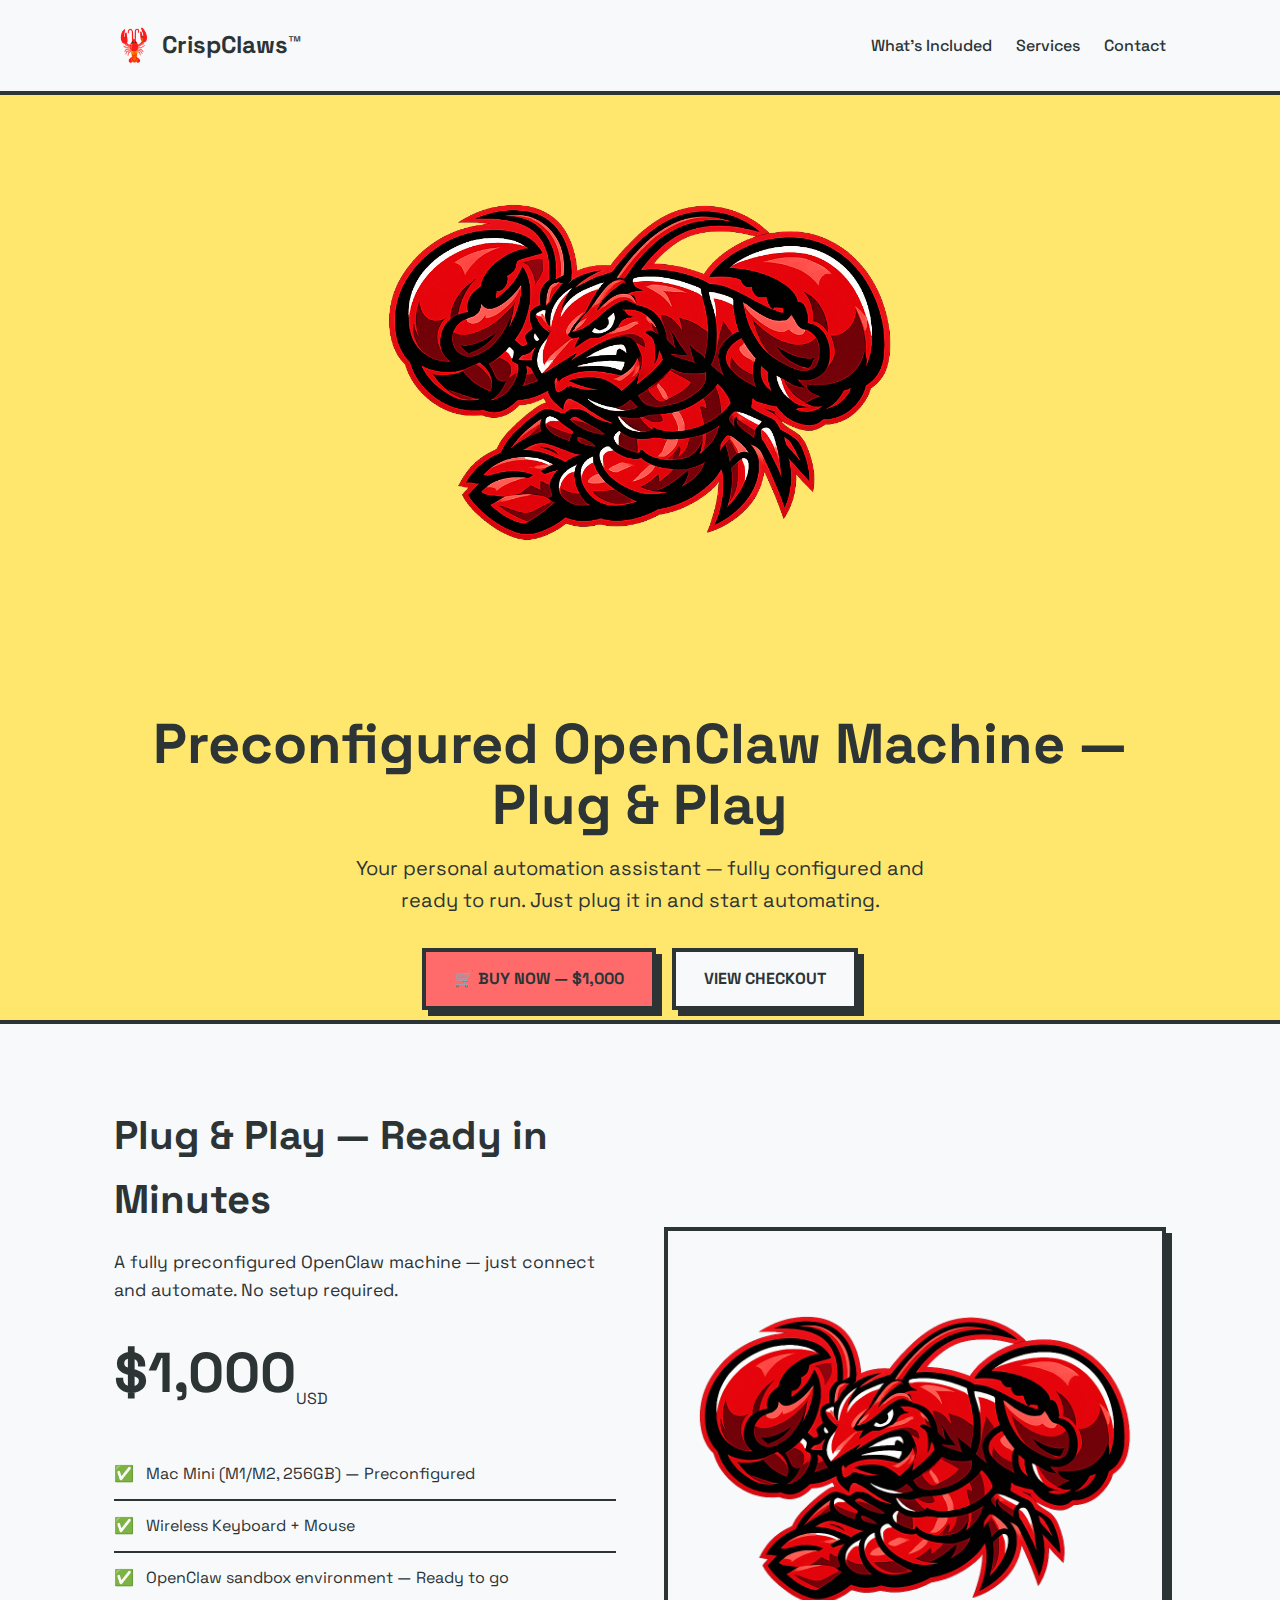
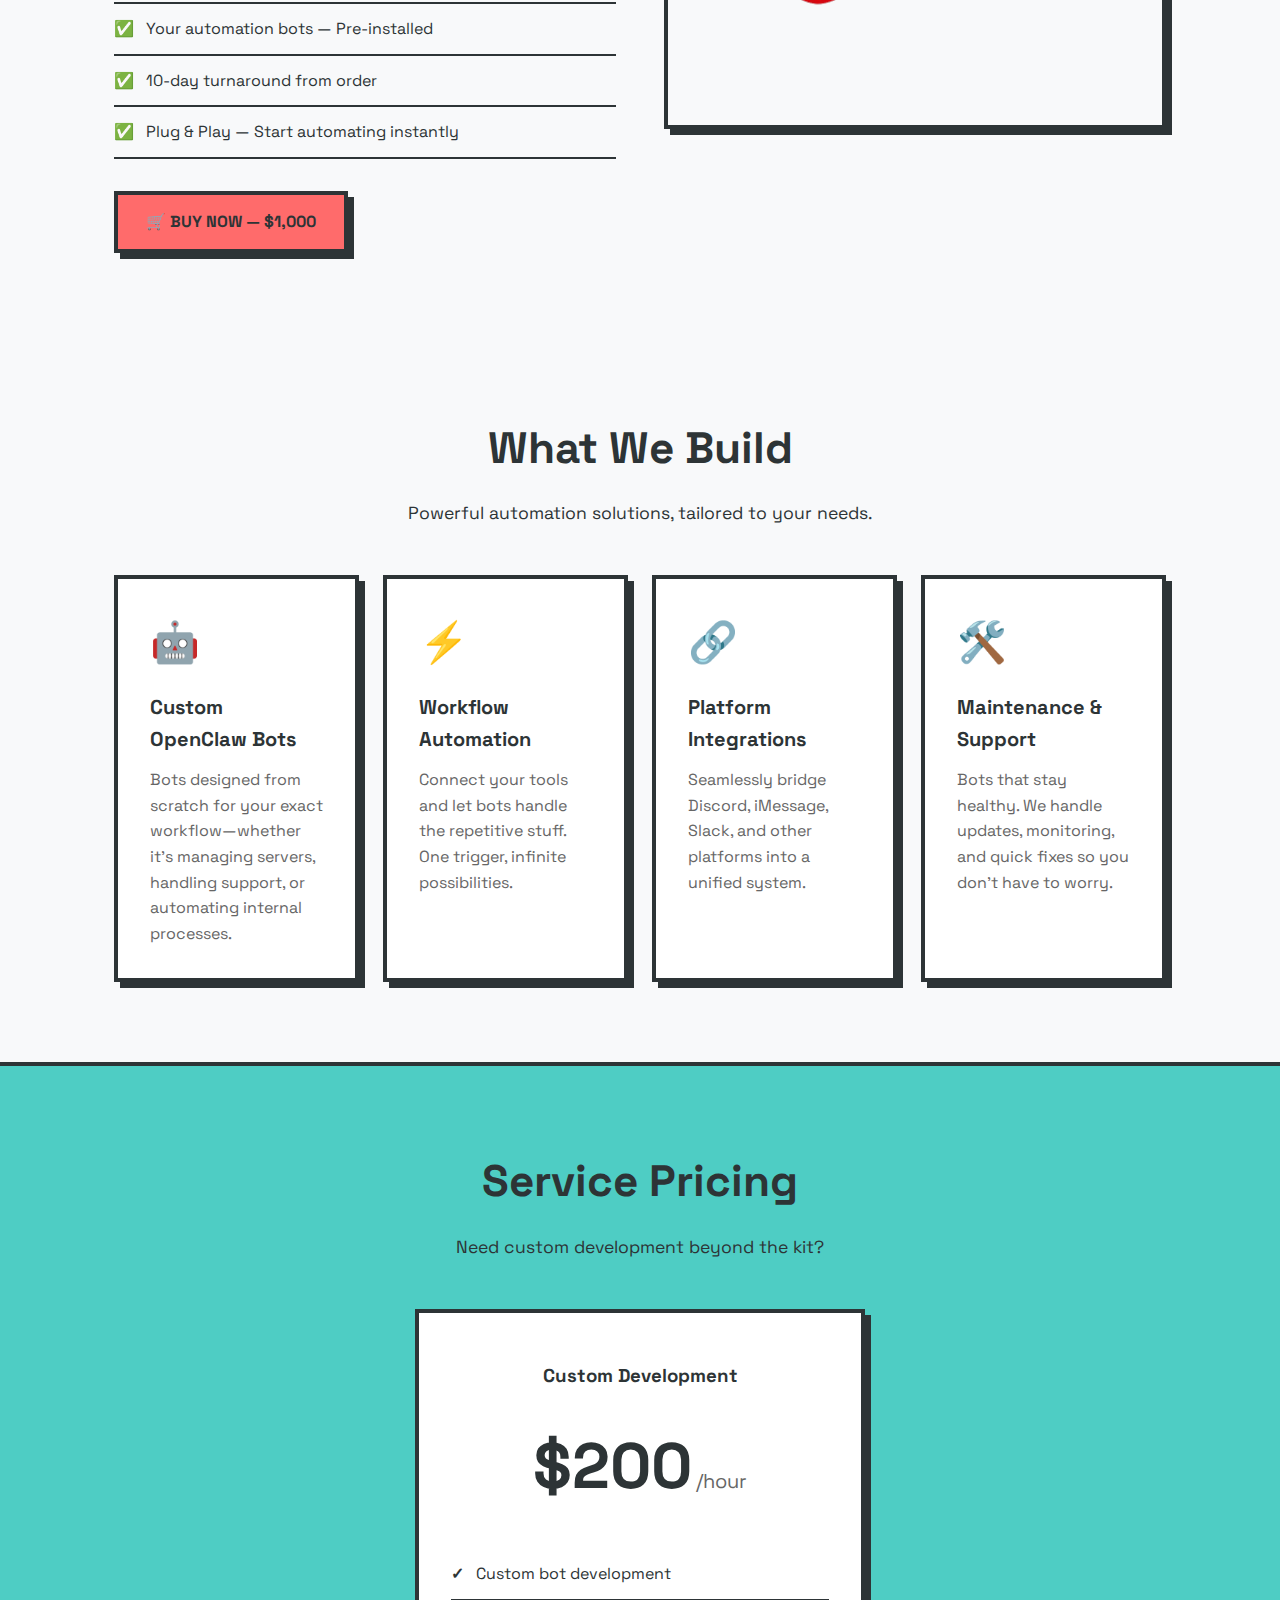
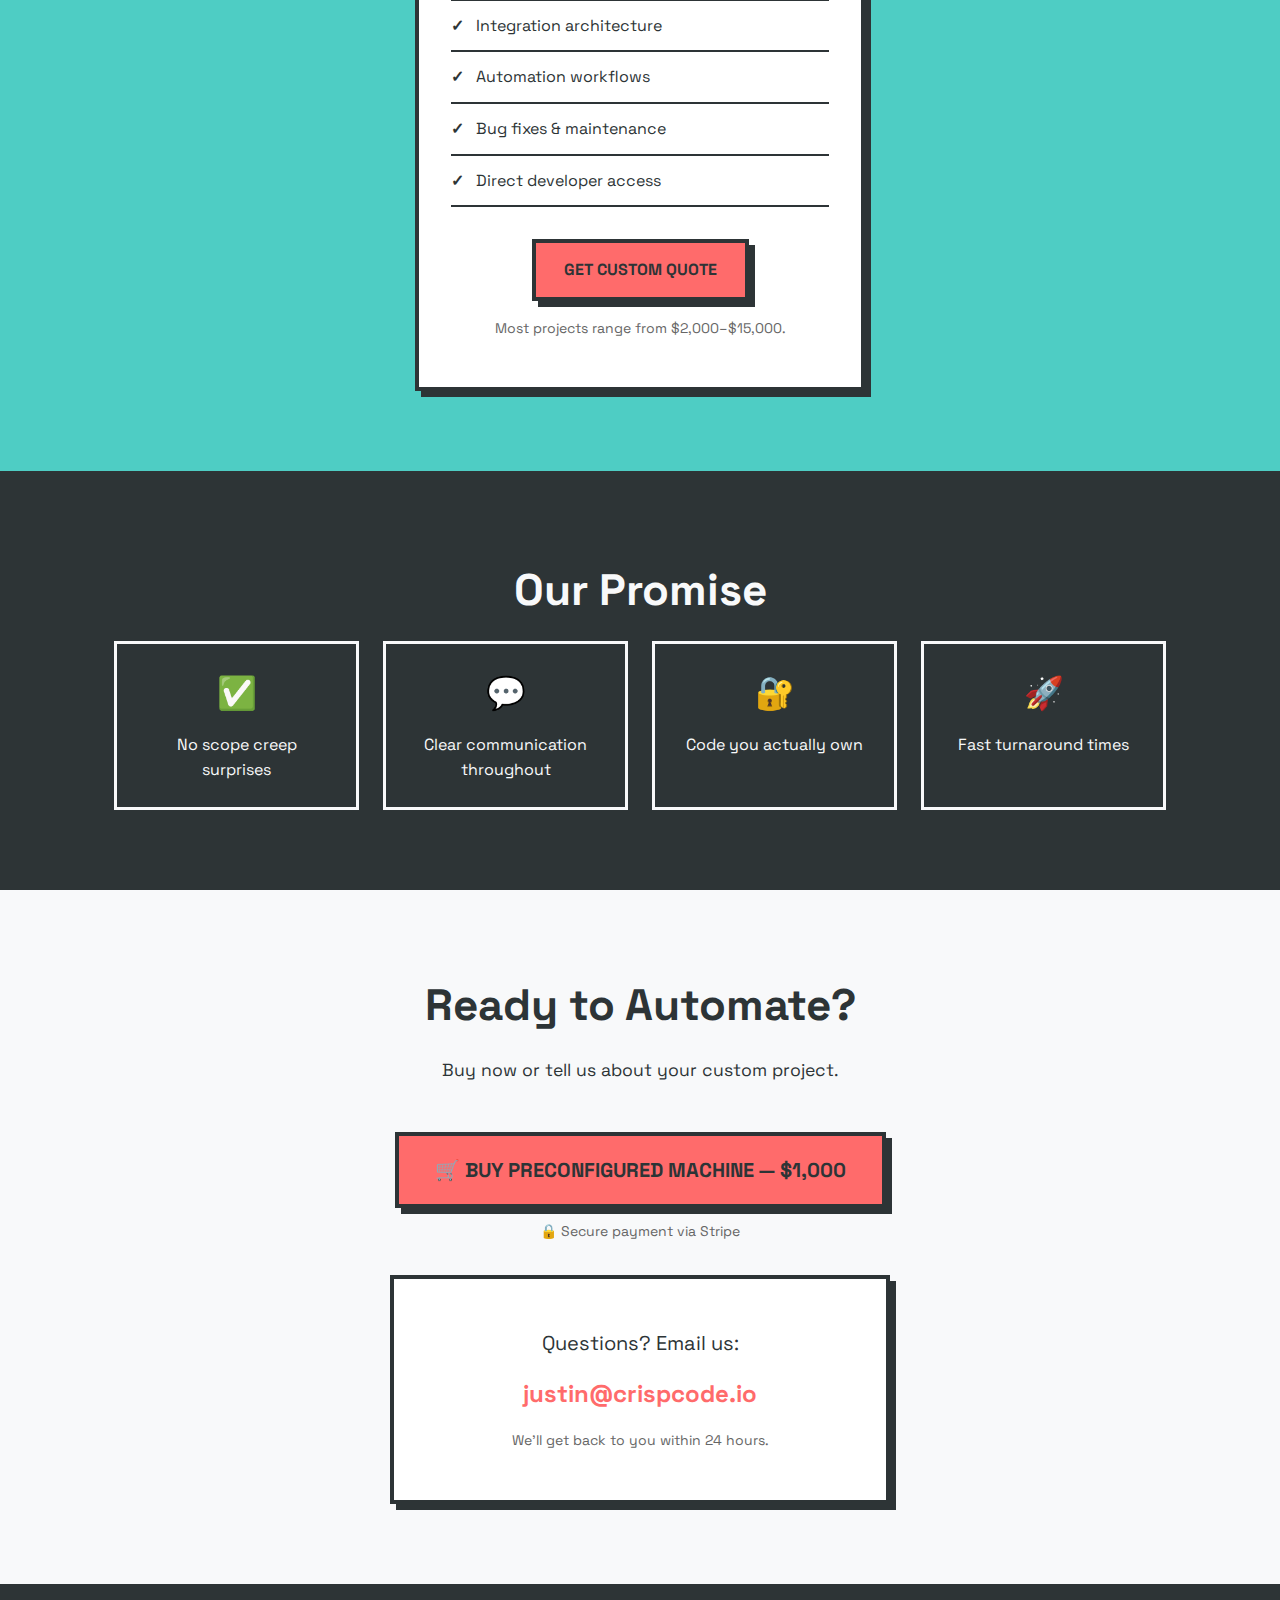
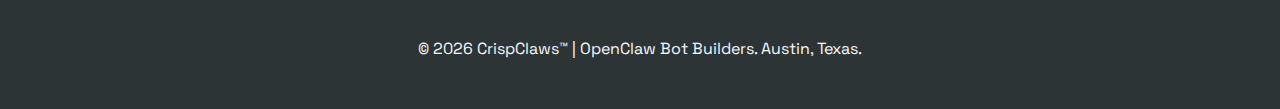
<file: index.html>
<!DOCTYPE html>
<html lang="en">
<head>
    <meta charset="UTF-8">
    <meta name="viewport" content="width=device-width, initial-scale=1.0">
    <title>CrispClaws™ | Create Your OpenClaw Bot in 10 Days</title>
    <meta name="description" content="Preconfigured OpenClaw Machine — Plug & Play. Ready-to-use automation bot on Mac Mini. $1,000.">
    <link rel="preconnect" href="https://fonts.googleapis.com">
    <link rel="preconnect" href="https://fonts.gstatic.com" crossorigin>
    <link href="https://fonts.googleapis.com/css2?family=Space+Grotesk:wght@400;500;700&display=swap" rel="stylesheet">
    <style>
        * { margin: 0; padding: 0; box-sizing: border-box; }
        :root {
            --primary: #ff6b6b;
            --secondary: #4ecdc4;
            --accent: #ffe66d;
            --dark: #2d3436;
            --light: #f8f9fa;
            --border: #2d3436;
            --shadow: 6px 6px 0 #2d3436;
            --shadow-hover: 8px 8px 0 #2d3436;
        }
        body {
            font-family: 'Space Grotesk', -apple-system, sans-serif;
            background: var(--light);
            color: var(--dark);
            line-height: 1.6;
        }
        .container { max-width: 1100px; margin: 0 auto; padding: 0 24px; }

        /* Nav */
        nav {
            background: var(--light);
            border-bottom: 4px solid var(--border);
            padding: 20px 0;
            position: sticky;
            top: 0;
            z-index: 100;
        }
        nav .container {
            display: flex;
            justify-content: space-between;
            align-items: center;
        }
        .logo {
            font-size: 1.5rem;
            font-weight: 700;
            text-decoration: none;
            color: var(--dark);
            display: flex;
            align-items: center;
            gap: 8px;
        }
        .logo-icon { font-size: 2rem; }
        .nav-links { display: flex; gap: 24px; align-items: center; }
        .nav-links a {
            color: var(--dark);
            text-decoration: none;
            font-weight: 500;
        }
        .nav-links a:hover { color: var(--primary); }

        /* Buttons */
        .btn {
            display: inline-flex;
            align-items: center;
            padding: 14px 28px;
            font-size: 1rem;
            font-weight: 700;
            text-transform: uppercase;
            border: 4px solid var(--border);
            cursor: pointer;
            transition: all 0.2s;
            text-decoration: none;
        }
        .btn-primary {
            background: var(--primary);
            color: var(--dark);
            box-shadow: var(--shadow);
        }
        .btn-primary:hover {
            transform: translate(-2px, -2px);
            box-shadow: var(--shadow-hover);
        }
        .btn-secondary {
            background: var(--light);
            color: var(--dark);
            box-shadow: var(--shadow);
        }
        .btn-secondary:hover {
            transform: translate(-2px, -2px);
            box-shadow: var(--shadow-hover);
        }

        /* Hero */
        .hero {
            padding: 10px 0;
            text-align: center;
            background: var(--accent);
            border-bottom: 4px solid var(--border);
        }
        .hero-mascot {
            max-width: 576px;
            margin: 0 auto 24px;
            animation: float 3s ease-in-out infinite;
        }
        .hero-mascot img {
            width: 100%;
            height: auto;
        }
        @keyframes float {
            0%, 100% { transform: translateY(0); }
            50% { transform: translateY(-15px); }
        }
        .hero h1 {
            font-size: clamp(2rem, 5vw, 3.5rem);
            margin-bottom: 16px;
            line-height: 1.1;
        }
        .hero p {
            font-size: 1.25rem;
            max-width: 600px;
            margin: 0 auto 32px;
        }
        .hero-buttons {
            display: flex;
            gap: 16px;
            justify-content: center;
            flex-wrap: wrap;
        }

        /* Offer Section */
        .offer-section {
            padding: 80px 0;
            background: var(--light);
        }
        .offer-grid {
            display: grid;
            grid-template-columns: 1fr 1fr;
            gap: 48px;
            align-items: center;
        }
        .offer-content h2 {
            font-size: clamp(2rem, 4vw, 2.5rem);
            margin-bottom: 16px;
            text-align: left;
        }
        .offer-content p {
            font-size: 1.1rem;
            margin-bottom: 24px;
        }
        .offer-price {
            font-size: 3.5rem;
            font-weight: 700;
            color: var(--dark);
            margin: 24px 0;
        }
        .offer-price sub {
            font-size: 1rem;
            font-weight: 400;
        }
        .whats-included {
            list-style: none;
            margin: 32px 0;
        }
        .whats-included li {
            padding: 12px 0;
            border-bottom: 2px solid var(--border);
            display: flex;
            align-items: center;
            gap: 12px;
        }
        .whats-included li::before {
            content: "✅";
        }
        .offer-image {
            border: 4px solid var(--border);
            box-shadow: var(--shadow);
        }
        .offer-image img {
            width: 100%;
            display: block;
        }

        /* Sections */
        section { padding: 80px 0; }
        h2 {
            font-size: clamp(2rem, 4vw, 2.75rem);
            margin-bottom: 16px;
            text-align: center;
        }
        .section-subtitle {
            text-align: center;
            margin-bottom: 48px;
            font-size: 1.1rem;
        }

        /* Services Grid */
        .services-grid {
            display: grid;
            grid-template-columns: repeat(auto-fit, minmax(240px, 1fr));
            gap: 24px;
        }
        .service-card {
            background: #fff;
            border: 4px solid var(--border);
            padding: 32px;
            box-shadow: var(--shadow);
            transition: all 0.2s;
        }
        .service-card:hover {
            transform: translate(-4px, -4px);
            box-shadow: 10px 10px 0 var(--border);
        }
        .service-card:hover { border-color: var(--primary); }
        .service-card:nth-child(2):hover { border-color: var(--secondary); }
        .service-card:nth-child(3):hover { border-color: var(--accent); }
        .service-card:nth-child(4):hover { border-color: #a29bfe; }
        .service-card h3 { margin: 16px 0 12px; font-size: 1.25rem; }
        .service-card p { color: #666; }
        .service-icon { font-size: 2.5rem; }

        /* Pricing */
        .pricing-section { background: var(--secondary); border-top: 4px solid var(--border); border-bottom: 4px solid var(--border); }
        .pricing-card {
            max-width: 450px;
            margin: 0 auto;
            background: #fff;
            border: 4px solid var(--border);
            padding: 48px 32px;
            text-align: center;
            box-shadow: var(--shadow);
        }
        .price { display: flex; align-items: baseline; justify-content: center; gap: 4px; margin: 24px 0; }
        .price .amount { font-size: 4rem; font-weight: 700; }
        .price .period { font-size: 1.25rem; color: #666; }
        .pricing-features { list-style: none; margin: 32px 0; text-align: left; }
        .pricing-features li { padding: 12px 0; border-bottom: 2px solid var(--border); }
        .pricing-features li::before { content: "✓"; margin-right: 12px; font-weight: 700; }
        .pricing-note { margin-top: 16px; font-size: 0.875rem; color: #666; }

        .promise-section { background: var(--dark); color: var(--light); }
        .promise-section h2 { color: var(--light); }
        .promise-content {
            display: grid;
            grid-template-columns: repeat(auto-fit, minmax(200px, 1fr));
            gap: 24px;
            text-align: center;
        }
        .promise-item { padding: 24px; border: 3px solid var(--light); }
        .promise-item span { font-size: 2rem; display: block; margin-bottom: 12px; }

        /* Form Section */
        .form-section { background: var(--light); }
        .form-wrapper {
            max-width: 500px;
            margin: 0 auto;
            background: #fff;
            border: 4px solid var(--border);
            padding: 48px 32px;
            box-shadow: var(--shadow);
        }
        .form-group { margin-bottom: 20px; }
        .form-group label { display: block; font-weight: 700; margin-bottom: 8px; text-transform: uppercase; font-size: 0.875rem; }
        .form-group input, .form-group textarea {
            width: 100%;
            padding: 14px 16px;
            border: 3px solid var(--border);
            font-size: 1rem;
            font-family: inherit;
        }
        .form-group input:focus, .form-group textarea:focus { outline: none; border-color: var(--primary); }
        .form-group textarea { min-height: 100px; resize: vertical; }
        .form-submit { width: 100%; }
        .form-success { display: none; text-align: center; padding: 32px; }
        .form-success.show { display: block; }
        .form-success h3 { font-size: 2rem; margin-bottom: 12px; }

        footer { background: var(--dark); color: var(--light); padding: 48px 0; text-align: center; border-top: 4px solid var(--border); }
        footer a { color: var(--primary); }

        @media (max-width: 768px) {
            nav .container { flex-direction: column; gap: 16px; }
            .offer-grid { grid-template-columns: 1fr; }
            .offer-content h2 { text-align: center; }
            .hero-buttons { flex-direction: column; }
            .btn { width: 100%; justify-content: center; }
            .hero-mascot { max-width: 450px; }
        }
    </style>
</head>
<body>
    <nav>
        <div class="container">
            <a href="#" class="logo">
                <span class="logo-icon">🦞</span>
                CrispClaws™
            </a>
            <div class="nav-links">
                <a href="#offer">What's Included</a>
                <a href="#services">Services</a>
                <a href="#contact">Contact</a>
            </div>
        </div>
    </nav>

    <section class="hero">
        <div class="container">
            <div class="hero-mascot">
                <img src="lobster-mascot.png" alt="CrispClaws Mascot">
            </div>
            <h1>Preconfigured OpenClaw Machine — Plug & Play</h1>
            <p>Your personal automation assistant — fully configured and ready to run. Just plug it in and start automating.</p>
            <div class="hero-buttons">
                <!-- Replace with your Stripe Checkout URL -->
                <a href="https://buy.stripe.com/YOUR_STRIPE_CHECKOUT_URL" class="btn btn-primary" target="_blank" rel="noopener">🛒 Buy Now — $1,000</a>
                <a href="checkout.html" class="btn btn-secondary">View Checkout</a>
            </div>
        </div>
    </section>

    <section id="offer" class="offer-section">
        <div class="container">
            <div class="offer-grid">
                <div class="offer-content">
                    <h2>Plug & Play — Ready in Minutes</h2>
                    <p>A fully preconfigured OpenClaw machine — just connect and automate. No setup required.</p>
                    <div class="offer-price">$1,000<sub>USD</sub></div>
                    <ul class="whats-included">
                        <li>Mac Mini (M1/M2, 256GB) — Preconfigured</li>
                        <li>Wireless Keyboard + Mouse</li>
                        <li>OpenClaw sandbox environment — Ready to go</li>
                        <li>Your automation bots — Pre-installed</li>
                        <li>10-day turnaround from order</li>
                        <li>Plug & Play — Start automating instantly</li>
                    </ul>
                    <!-- Replace with your Stripe Checkout URL -->
                    <a href="https://buy.stripe.com/YOUR_STRIPE_CHECKOUT_URL" class="btn btn-primary" target="_blank" rel="noopener">🛒 Buy Now — $1,000</a>
                </div>
                <div class="offer-image">
                    <img src="lobster-mascot.png" alt="CrispClaws Mascot">
                </div>
            </div>
        </div>
    </section>

    <section id="services" class="services">
        <div class="container">
            <h2>What We Build</h2>
            <p class="section-subtitle">Powerful automation solutions, tailored to your needs.</p>
            <div class="services-grid">
                <div class="service-card">
                    <div class="service-icon">🤖</div>
                    <h3>Custom OpenClaw Bots</h3>
                    <p>Bots designed from scratch for your exact workflow—whether it's managing servers, handling support, or automating internal processes.</p>
                </div>
                <div class="service-card">
                    <div class="service-icon">⚡</div>
                    <h3>Workflow Automation</h3>
                    <p>Connect your tools and let bots handle the repetitive stuff. One trigger, infinite possibilities.</p>
                </div>
                <div class="service-card">
                    <div class="service-icon">🔗</div>
                    <h3>Platform Integrations</h3>
                    <p>Seamlessly bridge Discord, iMessage, Slack, and other platforms into a unified system.</p>
                </div>
                <div class="service-card">
                    <div class="service-icon">🛠️</div>
                    <h3>Maintenance & Support</h3>
                    <p>Bots that stay healthy. We handle updates, monitoring, and quick fixes so you don't have to worry.</p>
                </div>
            </div>
        </div>
    </section>

    <section id="pricing" class="pricing-section">
        <div class="container">
            <h2>Service Pricing</h2>
            <p class="section-subtitle">Need custom development beyond the kit?</p>
            <div class="pricing-card">
                <h3>Custom Development</h3>
                <div class="price">
                    <span class="amount">$200</span>
                    <span class="period">/hour</span>
                </div>
                <ul class="pricing-features">
                    <li>Custom bot development</li>
                    <li>Integration architecture</li>
                    <li>Automation workflows</li>
                    <li>Bug fixes & maintenance</li>
                    <li>Direct developer access</li>
                </ul>
                <a href="#contact" class="btn btn-primary btn-block">Get Custom Quote</a>
                <p class="pricing-note">Most projects range from $2,000–$15,000.</p>
            </div>
        </div>
    </section>

    <section class="promise-section">
        <div class="container">
            <h2>Our Promise</h2>
            <div class="promise-content">
                <div class="promise-item">
                    <span>✅</span>
                    <p>No scope creep surprises</p>
                </div>
                <div class="promise-item">
                    <span>💬</span>
                    <p>Clear communication throughout</p>
                </div>
                <div class="promise-item">
                    <span>🔐</span>
                    <p>Code you actually own</p>
                </div>
                <div class="promise-item">
                    <span>🚀</span>
                    <p>Fast turnaround times</p>
                </div>
            </div>
        </div>
    </section>

    <section id="contact" class="form-section">
        <div class="container">
            <h2>Ready to Automate?</h2>
            <p class="section-subtitle">Buy now or tell us about your custom project.</p>
            
            <!-- Quick Buy Option -->
            <div style="text-align: center; margin-bottom: 32px;">
                <!-- Replace with your Stripe Checkout URL -->
                <a href="https://buy.stripe.com/YOUR_STRIPE_CHECKOUT_URL" class="btn btn-primary" target="_blank" rel="noopener" style="font-size: 1.25rem; padding: 18px 36px;">
                    🛒 Buy Preconfigured Machine — $1,000
                </a>
                <p style="margin-top: 12px; font-size: 0.875rem; color: #666;">
                    🔒 Secure payment via Stripe
                </p>
            </div>
            
            <div class="form-wrapper" style="text-align: center; padding: 48px 32px;">
                <p style="font-size: 1.25rem; margin-bottom: 16px;">Questions? Email us:</p>
                <p><a href="mailto:justin@crispcode.io" style="font-size: 1.5rem; font-weight: 700; color: var(--primary); text-decoration: none;">justin@crispcode.io</a></p>
                <p style="margin-top: 16px; font-size: 0.875rem; color: #666;">We'll get back to you within 24 hours.</p>
            </div>
        </div>
    </section>

    <footer>
        <div class="container">
            <p>&copy; 2026 CrispClaws™ | OpenClaw Bot Builders. Austin, Texas.</p>
        </div>
    </footer>
</body>
</html>
</file>
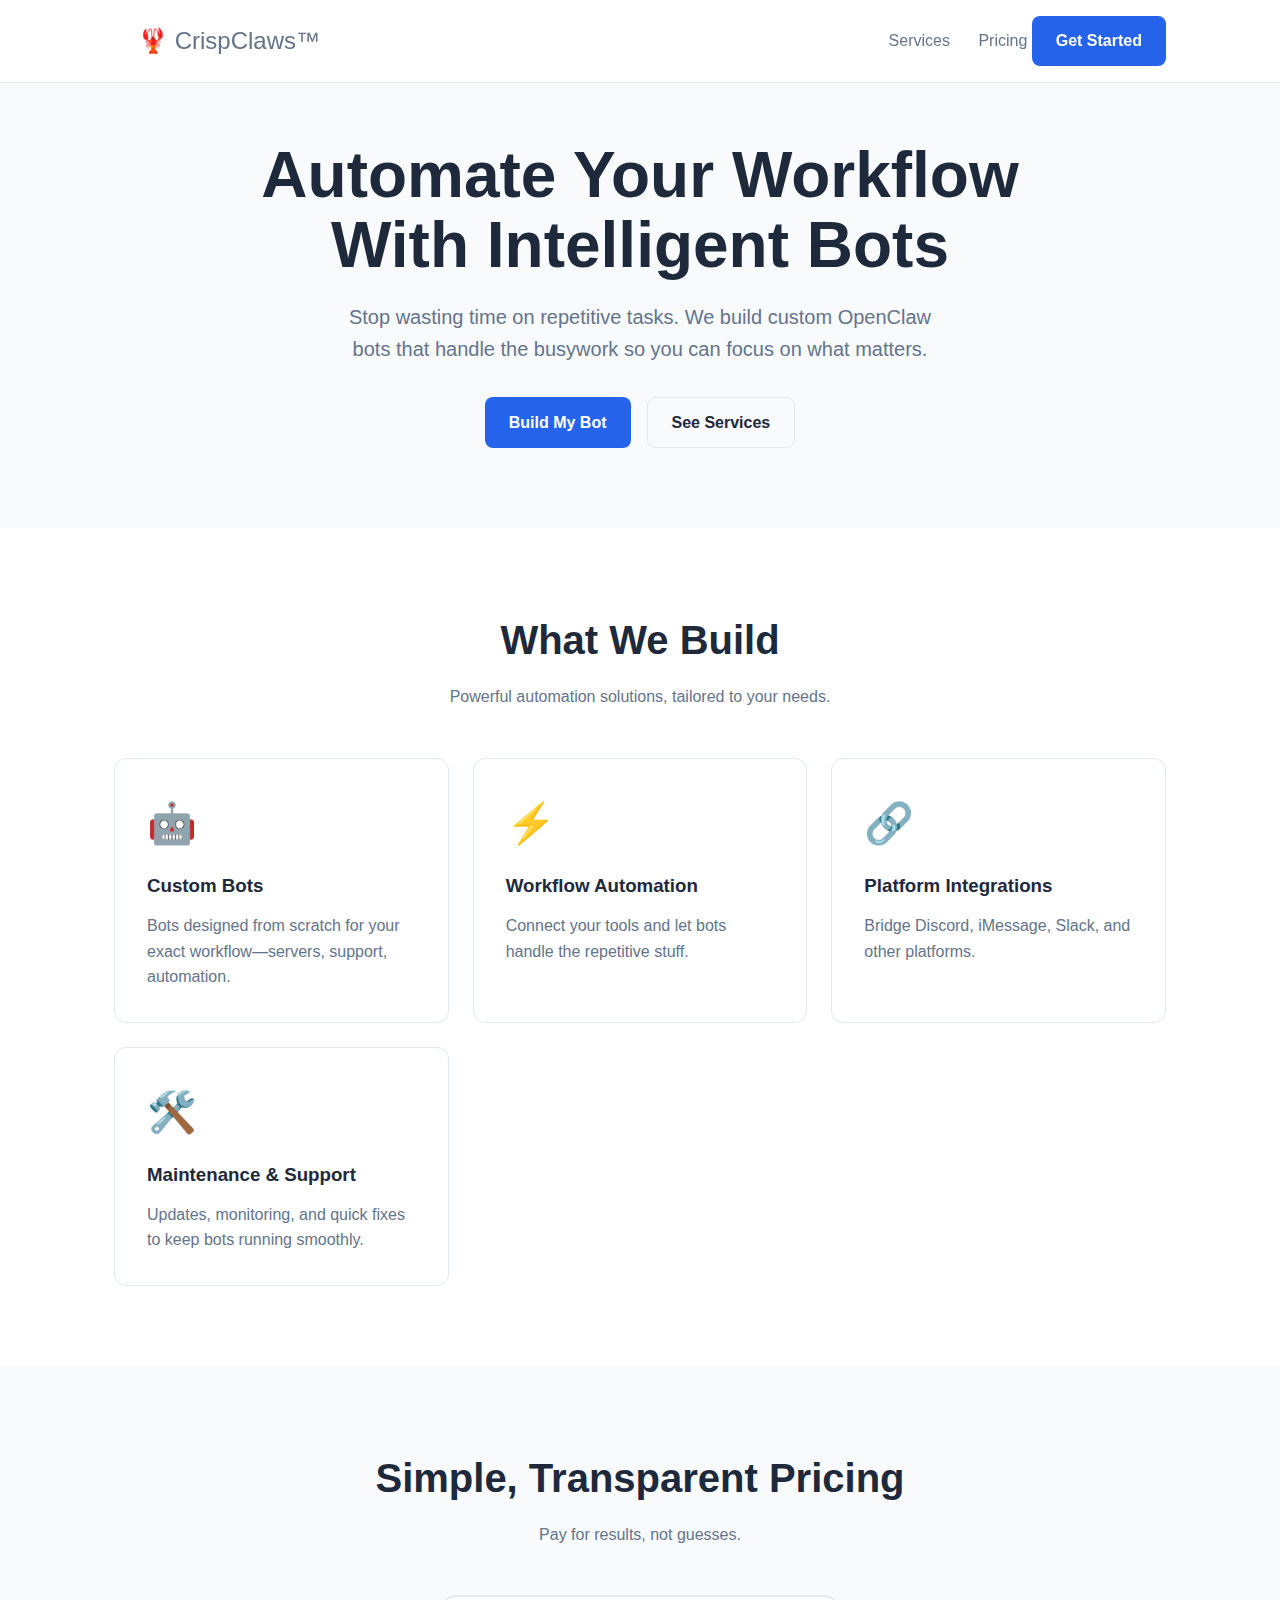
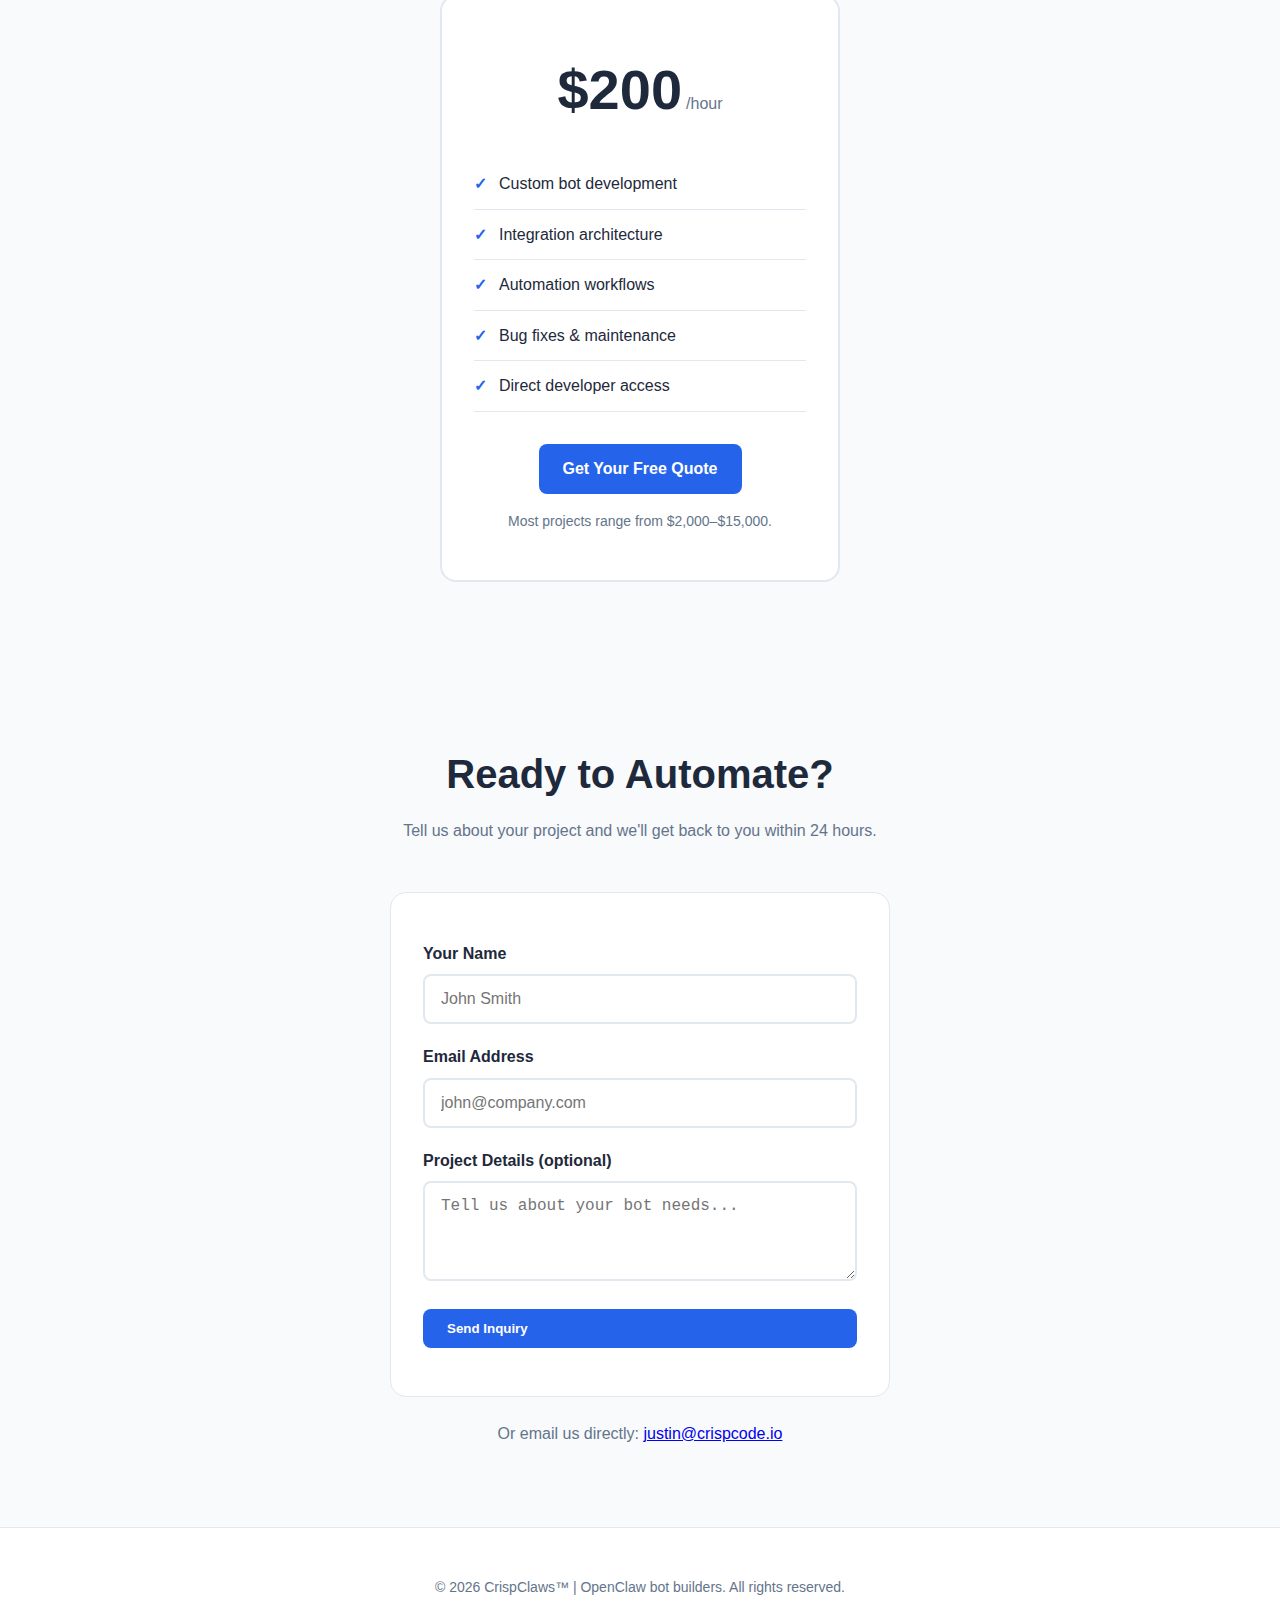
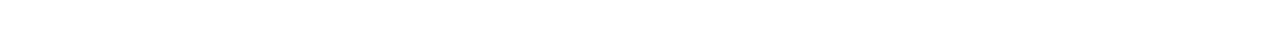
<file: 1/index.html>
<!DOCTYPE html>
<html lang="en">
<head>
    <meta charset="UTF-8">
    <meta name="viewport" content="width=device-width, initial-scale=1.0">
    
    <!-- SEO Meta Tags -->
    <title>CrispClaws™ | OpenClaw Bot Builders</title>
    <meta name="description" content="Custom bot development and automation solutions. Build powerful OpenClaw bots for your workflow. $200/hour. Fast turnaround.">
    <meta name="keywords" content="CrispClaws, OpenClaw, bot development, automation, Discord bots, workflow automation">
    <meta name="robots" content="index, follow">
    <link rel="canonical" href="https://nemu-crisp.github.io/openclaw-services/">
    
    <!-- Open Graph -->
    <meta property="og:type" content="website">
    <meta property="og:title" content="CrispClaws™ | OpenClaw Bot Builders">
    <meta property="og:description" content="Custom bot development and automation solutions. $200/hour.">
    
    <!-- Favicon -->
    <link rel="icon" href="data:image/svg+xml,<svg xmlns='http://www.w3.org/2000/svg' viewBox='0 0 100 100'><text y='.9em' font-size='90'>🦞</text></svg>">
    
    <style>
        * { margin: 0; padding: 0; box-sizing: border-box; }
        
        :root {
            --primary: #2563eb;
            --primary-dark: #1d4ed8;
            --text: #1e293b;
            --text-muted: #64748b;
            --bg: #ffffff;
            --bg-secondary: #f8fafc;
            --border: #e2e8f0;
        }
        
        body {
            font-family: -apple-system, BlinkMacSystemFont, 'Segoe UI', Roboto, sans-serif;
            line-height: 1.6;
            color: var(--text);
            background: var(--bg);
        }
        
        .container { max-width: 1100px; margin: 0 auto; padding: 0 24px; }
        
        /* Nav */
        nav {
            position: fixed; top: 0; left: 0; right: 0;
            background: rgba(255,255,255,0.95);
            backdrop-filter: blur(8px);
            border-bottom: 1px solid var(--border);
            z-index: 1000;
            padding: 16px 0;
        }
        nav .container {
            display: flex; justify-content: space-between; align-items: center;
        }
        .logo { font-size: 1.5rem; font-weight: 700; color: var(--text); text-decoration: none; }
        .logo span { font-size: 1.5rem; }
        nav a:not(.btn) { color: var(--text-muted); text-decoration: none; margin-left: 24px; font-weight: 500; }
        nav a:not(.btn):hover { color: var(--text); }
        .btn {
            display: inline-flex; align-items: center; padding: 12px 24px;
            background: var(--primary); color: white; border-radius: 8px;
            text-decoration: none; font-weight: 600; border: none; cursor: pointer;
            transition: all 0.2s;
        }
        .btn:hover { background: var(--primary-dark); transform: translateY(-2px); }
        
        /* Hero */
        .hero { padding: 140px 0 80px; text-align: center; background: var(--bg-secondary); }
        .hero h1 { font-size: clamp(2.5rem, 5vw, 4rem); margin-bottom: 20px; line-height: 1.1; }
        .hero p { font-size: 1.25rem; color: var(--text-muted); max-width: 600px; margin: 0 auto 32px; }
        .hero-buttons { display: flex; gap: 16px; justify-content: center; }
        .btn-secondary { background: transparent; color: var(--text); border: 1px solid var(--border); }
        .btn-secondary:hover { background: var(--bg); }
        
        /* Sections */
        section { padding: 80px 0; }
        h2 { font-size: clamp(2rem, 4vw, 2.5rem); margin-bottom: 12px; text-align: center; }
        .section-subtitle { text-align: center; color: var(--text-muted); margin-bottom: 48px; }
        
        /* Services Grid */
        .services-grid {
            display: grid; grid-template-columns: repeat(auto-fit, minmax(250px, 1fr)); gap: 24px;
        }
        .service-card {
            padding: 32px; background: var(--bg); border-radius: 12px;
            border: 1px solid var(--border); transition: all 0.2s;
        }
        .service-card:hover { transform: translateY(-4px); box-shadow: 0 12px 24px rgba(0,0,0,0.1); }
        .service-card h3 { margin-bottom: 12px; }
        .service-card p { color: var(--text-muted); }
        .service-icon { font-size: 2.5rem; margin-bottom: 16px; }
        
        /* Pricing */
        .pricing-card {
            max-width: 400px; margin: 0 auto; background: var(--bg);
            border: 2px solid var(--border); border-radius: 16px; padding: 48px 32px; text-align: center;
        }
        .price { display: flex; align-items: baseline; justify-content: center; gap: 4px; margin-bottom: 24px; }
        .price .amount { font-size: 3.5rem; font-weight: 700; }
        .price .period { color: var(--text-muted); }
        .pricing-features { list-style: none; margin-bottom: 32px; text-align: left; }
        .pricing-features li { padding: 12px 0; border-bottom: 1px solid var(--border); }
        .pricing-features li::before { content: "✓"; margin-right: 12px; color: var(--primary); font-weight: 600; }
        .pricing-note { font-size: 0.875rem; color: var(--text-muted); margin-top: 16px; }
        
        /* Form Section */
        .form-section { background: var(--bg-secondary); }
        .form-wrapper {
            max-width: 500px; margin: 0 auto; background: var(--bg);
            border-radius: 16px; padding: 48px 32px; border: 1px solid var(--border);
        }
        .form-group { margin-bottom: 20px; }
        .form-group label { display: block; font-weight: 600; margin-bottom: 8px; }
        .form-group input, .form-group textarea {
            width: 100%; padding: 14px 16px; border: 2px solid var(--border);
            border-radius: 8px; font-size: 1rem; transition: border-color 0.2s;
        }
        .form-group input:focus, .form-group textarea:focus {
            outline: none; border-color: var(--primary);
        }
        .form-group textarea { min-height: 100px; resize: vertical; }
        .form-submit { width: 100%; }
        .form-success {
            display: none; text-align: center; padding: 32px;
        }
        .form-success.show { display: block; }
        .form-success h3 { margin-bottom: 12px; color: #10b981; }
        .form-success p { color: var(--text-muted); }
        
        /* Footer */
        footer { padding: 48px 0; text-align: center; border-top: 1px solid var(--border); }
        footer p { color: var(--text-muted); font-size: 0.875rem; }
        
        @media (max-width: 768px) {
            nav a:not(.btn) { display: none; }
            .hero-buttons { flex-direction: column; }
        }
    </style>
</head>
<body>
    <nav>
        <div class="container">
            <a href="#" class="logo"><span>🦞</span> CrispClaws™</a>
            <div>
                <a href="#services">Services</a>
                <a href="#pricing">Pricing</a>
                <a href="#contact" class="btn">Get Started</a>
            </div>
        </div>
    </nav>

    <section class="hero">
        <div class="container">
            <h1>Automate Your Workflow<br>With Intelligent Bots</h1>
            <p>Stop wasting time on repetitive tasks. We build custom OpenClaw bots that handle the busywork so you can focus on what matters.</p>
            <div class="hero-buttons">
                <a href="#contact" class="btn">Build My Bot</a>
                <a href="#services" class="btn btn-secondary">See Services</a>
            </div>
        </div>
    </section>

    <section id="services">
        <div class="container">
            <h2>What We Build</h2>
            <p class="section-subtitle">Powerful automation solutions, tailored to your needs.</p>
            <div class="services-grid">
                <div class="service-card">
                    <div class="service-icon">🤖</div>
                    <h3>Custom Bots</h3>
                    <p>Bots designed from scratch for your exact workflow—servers, support, automation.</p>
                </div>
                <div class="service-card">
                    <div class="service-icon">⚡</div>
                    <h3>Workflow Automation</h3>
                    <p>Connect your tools and let bots handle the repetitive stuff.</p>
                </div>
                <div class="service-card">
                    <div class="service-icon">🔗</div>
                    <h3>Platform Integrations</h3>
                    <p>Bridge Discord, iMessage, Slack, and other platforms.</p>
                </div>
                <div class="service-card">
                    <div class="service-icon">🛠️</div>
                    <h3>Maintenance & Support</h3>
                    <p>Updates, monitoring, and quick fixes to keep bots running smoothly.</p>
                </div>
            </div>
        </div>
    </section>

    <section id="pricing" style="background: var(--bg-secondary);">
        <div class="container">
            <h2>Simple, Transparent Pricing</h2>
            <p class="section-subtitle">Pay for results, not guesses.</p>
            <div class="pricing-card">
                <div class="price">
                    <span class="amount">$200</span>
                    <span class="period">/hour</span>
                </div>
                <ul class="pricing-features">
                    <li>Custom bot development</li>
                    <li>Integration architecture</li>
                    <li>Automation workflows</li>
                    <li>Bug fixes & maintenance</li>
                    <li>Direct developer access</li>
                </ul>
                <a href="#contact" class="btn btn-block">Get Your Free Quote</a>
                <p class="pricing-note">Most projects range from $2,000–$15,000.</p>
            </div>
        </div>
    </section>

    <section id="contact" class="form-section">
        <div class="container">
            <h2>Ready to Automate?</h2>
            <p class="section-subtitle">Tell us about your project and we'll get back to you within 24 hours.</p>
            
            <div class="form-wrapper">
                <!-- Replace YOUR_FORMSPREE_ID with your actual Formspree ID -->
                <form id="lead-form" action="https://formspree.io/f/YOUR_FORMSPREE_ID" method="POST">
                    <div class="form-group">
                        <label for="name">Your Name</label>
                        <input type="text" id="name" name="name" required placeholder="John Smith">
                    </div>
                    <div class="form-group">
                        <label for="email">Email Address</label>
                        <input type="email" id="email" name="email" required placeholder="john@company.com">
                    </div>
                    <div class="form-group">
                        <label for="project">Project Details (optional)</label>
                        <textarea id="project" name="project" placeholder="Tell us about your bot needs..."></textarea>
                    </div>
                    <button type="submit" class="btn form-submit">Send Inquiry</button>
                </form>
                
                <div class="form-success" id="form-success">
                    <h3>✨ Thanks for reaching out!</h3>
                    <p>We've received your inquiry and will get back to you within 24 hours.</p>
                </div>
            </div>
            
            <p style="text-align: center; margin-top: 24px; color: var(--text-muted);">
                Or email us directly: <a href="mailto:justin@crispcode.io">justin@crispcode.io</a>
            </p>
        </div>
    </section>

    <footer>
        <div class="container">
            <p>&copy; 2026 CrispClaws™ | OpenClaw bot builders. All rights reserved.</p>
        </div>
    </footer>

    <script>
        // Handle Formspree submission
        document.getElementById('lead-form').addEventListener('submit', async function(e) {
            e.preventDefault();
            const form = this;
            const submitBtn = form.querySelector('button[type="submit"]');
            
            // Replace with your Formspree endpoint
            const formspreeEndpoint = 'https://formspree.io/f/YOUR_FORMSPREE_ID';
            
            try {
                submitBtn.textContent = 'Sending...';
                submitBtn.disabled = true;
                
                const response = await fetch(formspreeEndpoint, {
                    method: 'POST',
                    body: new FormData(form),
                    headers: { 'Accept': 'application/json' }
                });
                
                if (response.ok) {
                    form.style.display = 'none';
                    document.getElementById('form-success').classList.add('show');
                } else {
                    alert('Something went wrong. Please try again or email us directly.');
                    submitBtn.textContent = 'Send Inquiry';
                    submitBtn.disabled = false;
                }
            } catch (error) {
                alert('Error submitting form. Please try again.');
                submitBtn.textContent = 'Send Inquiry';
                submitBtn.disabled = false;
            }
        });
    </script>
</body>
</html>
</file>
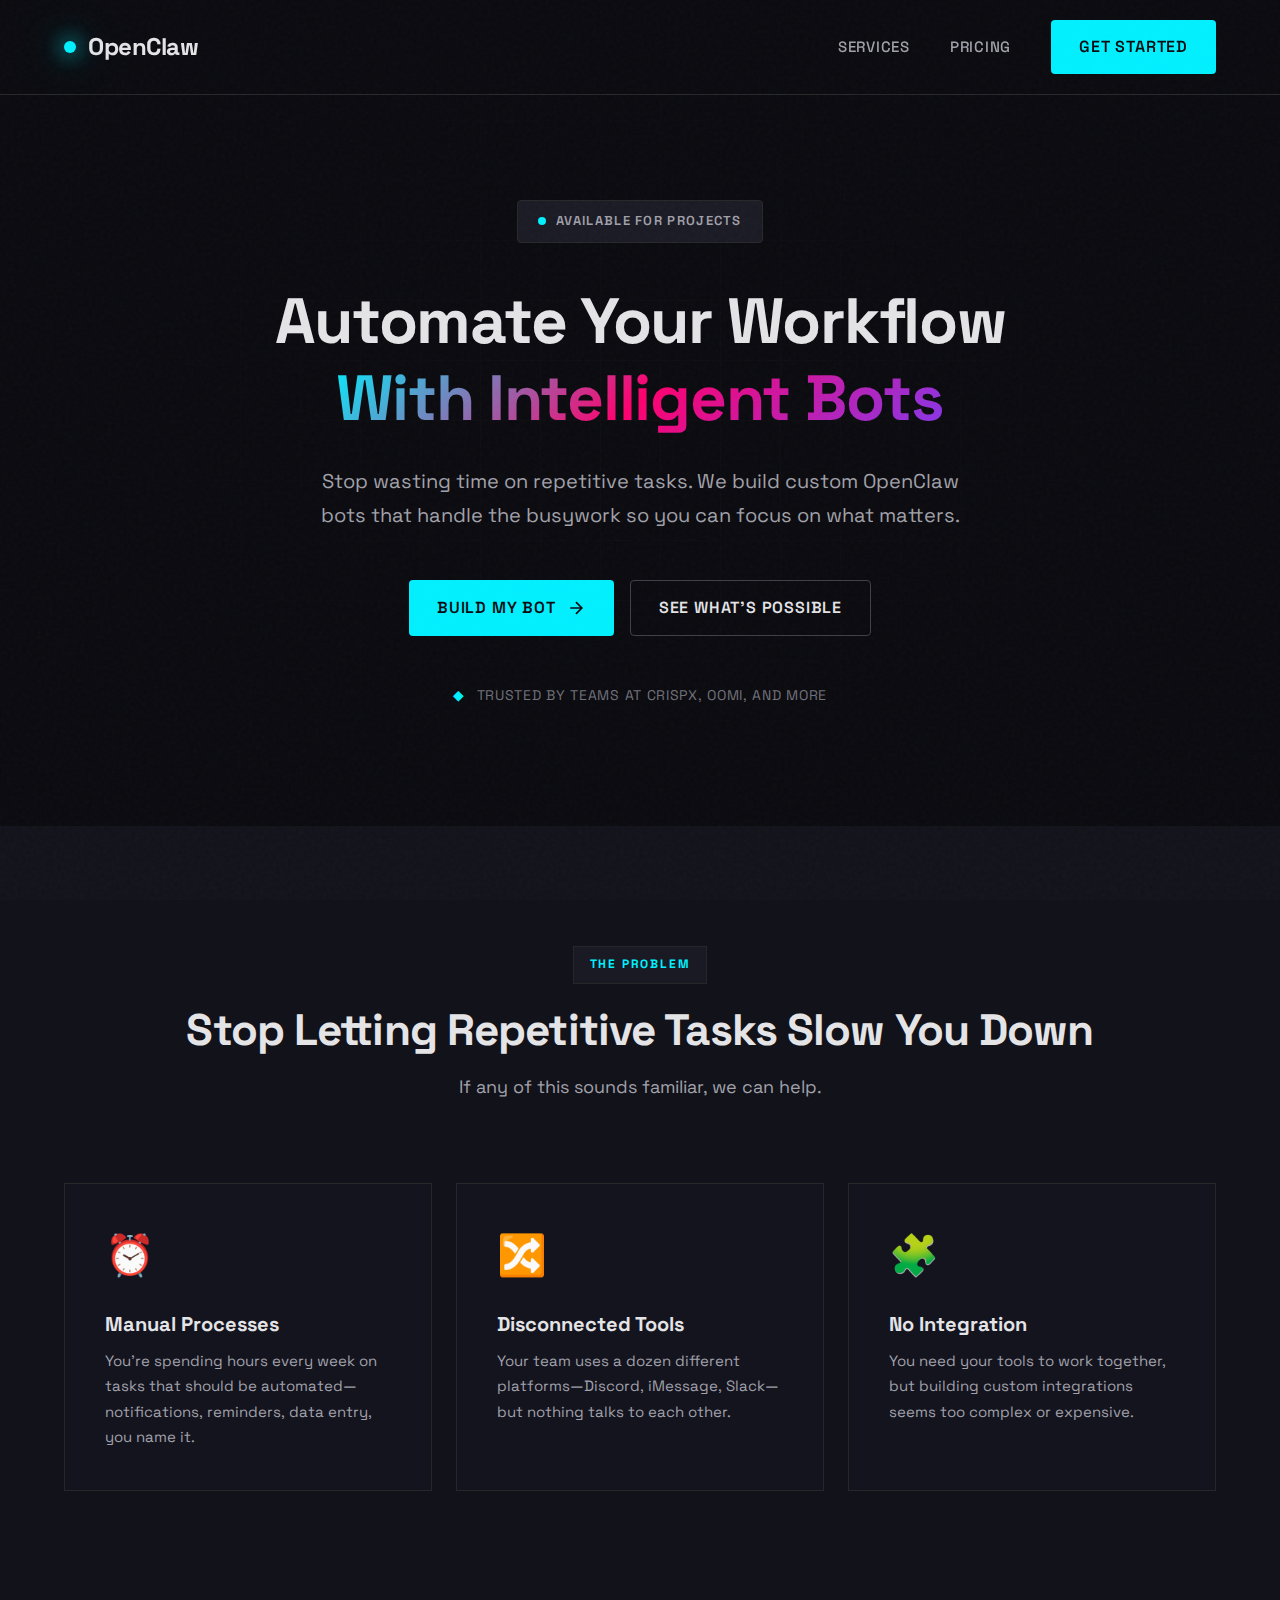
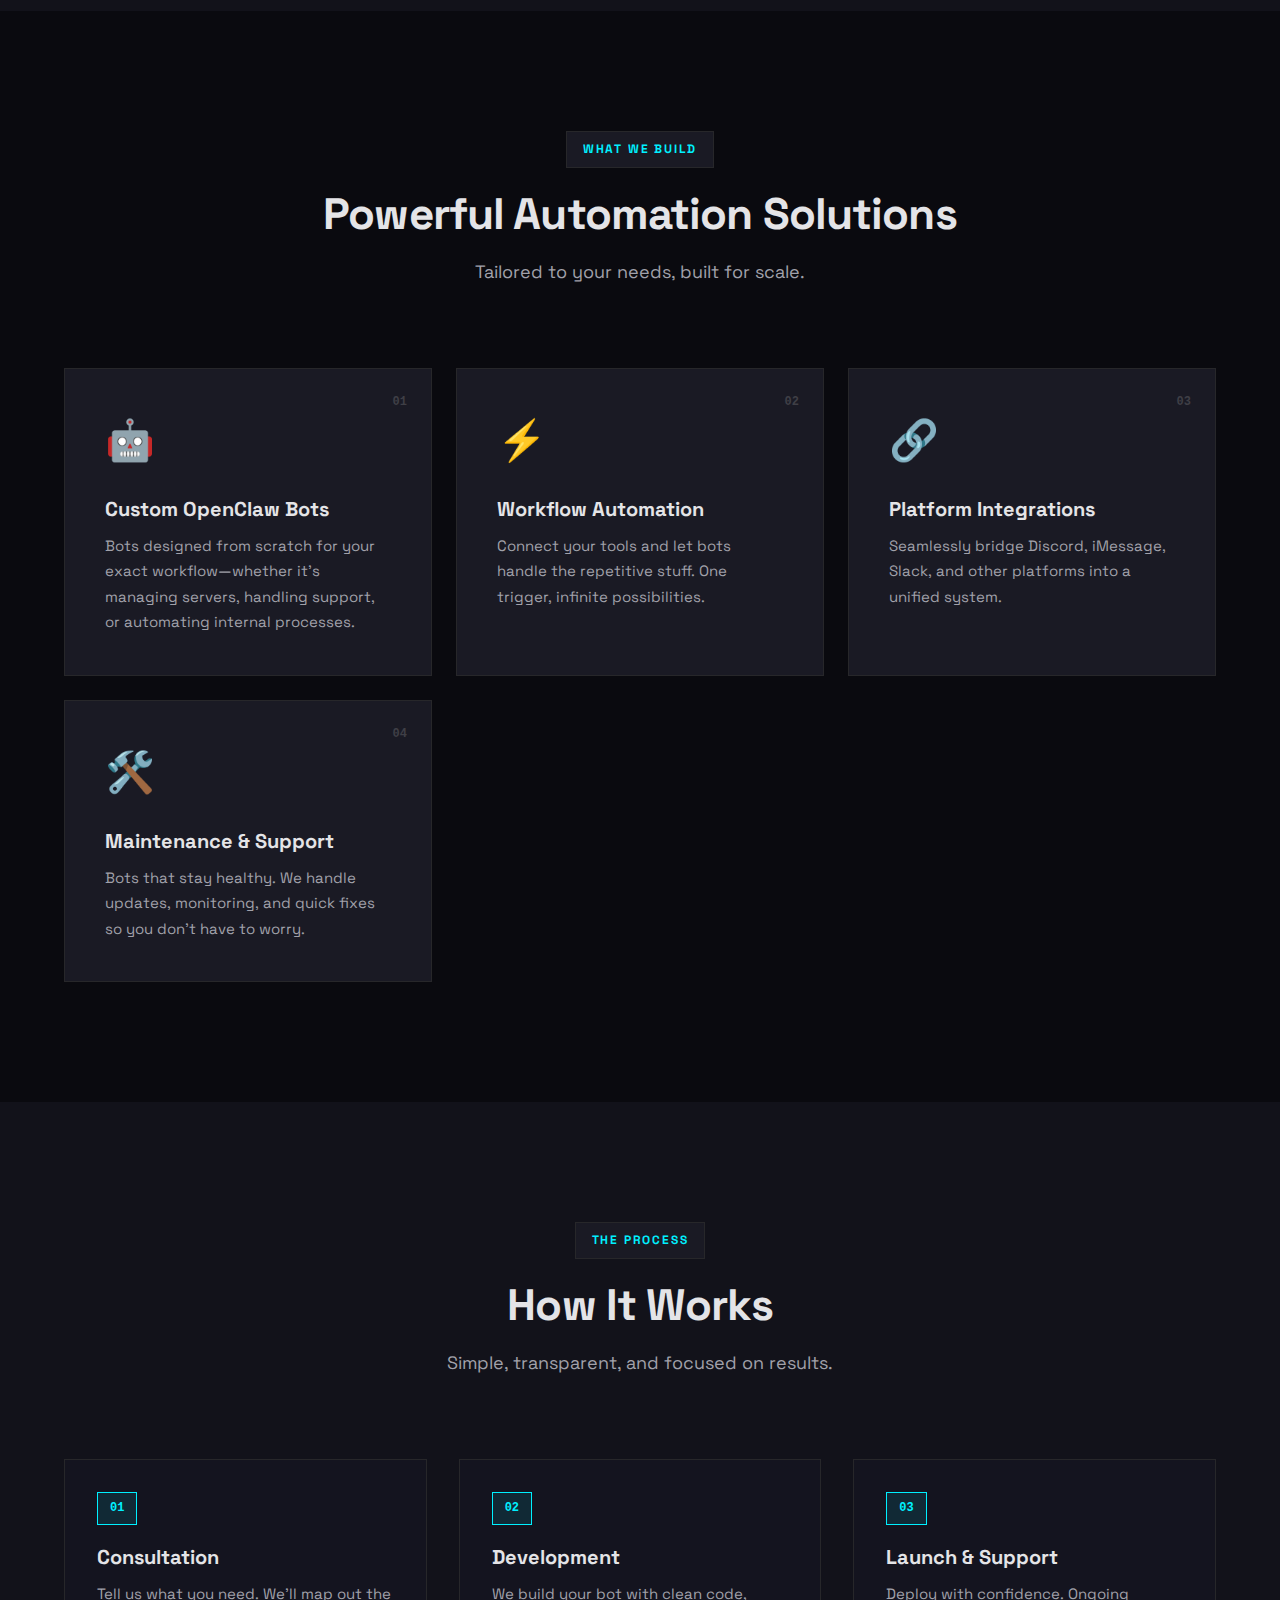
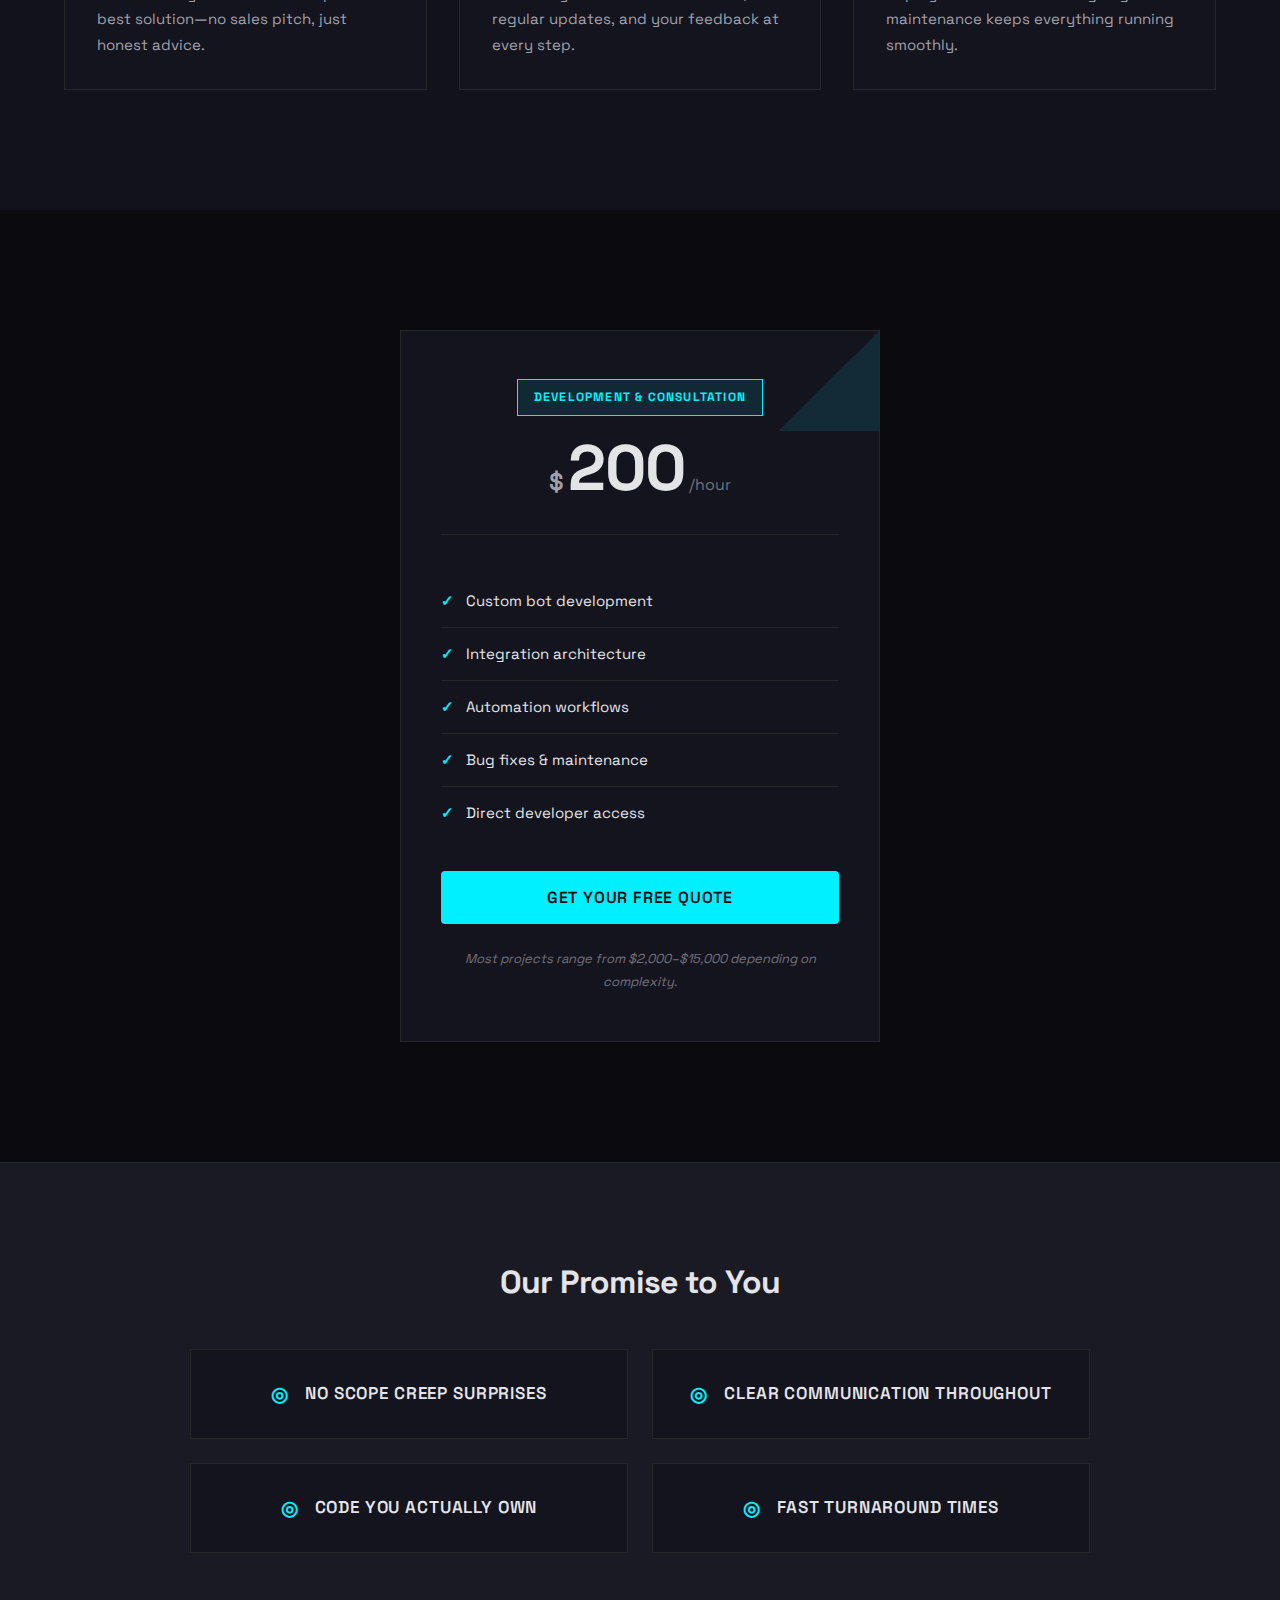
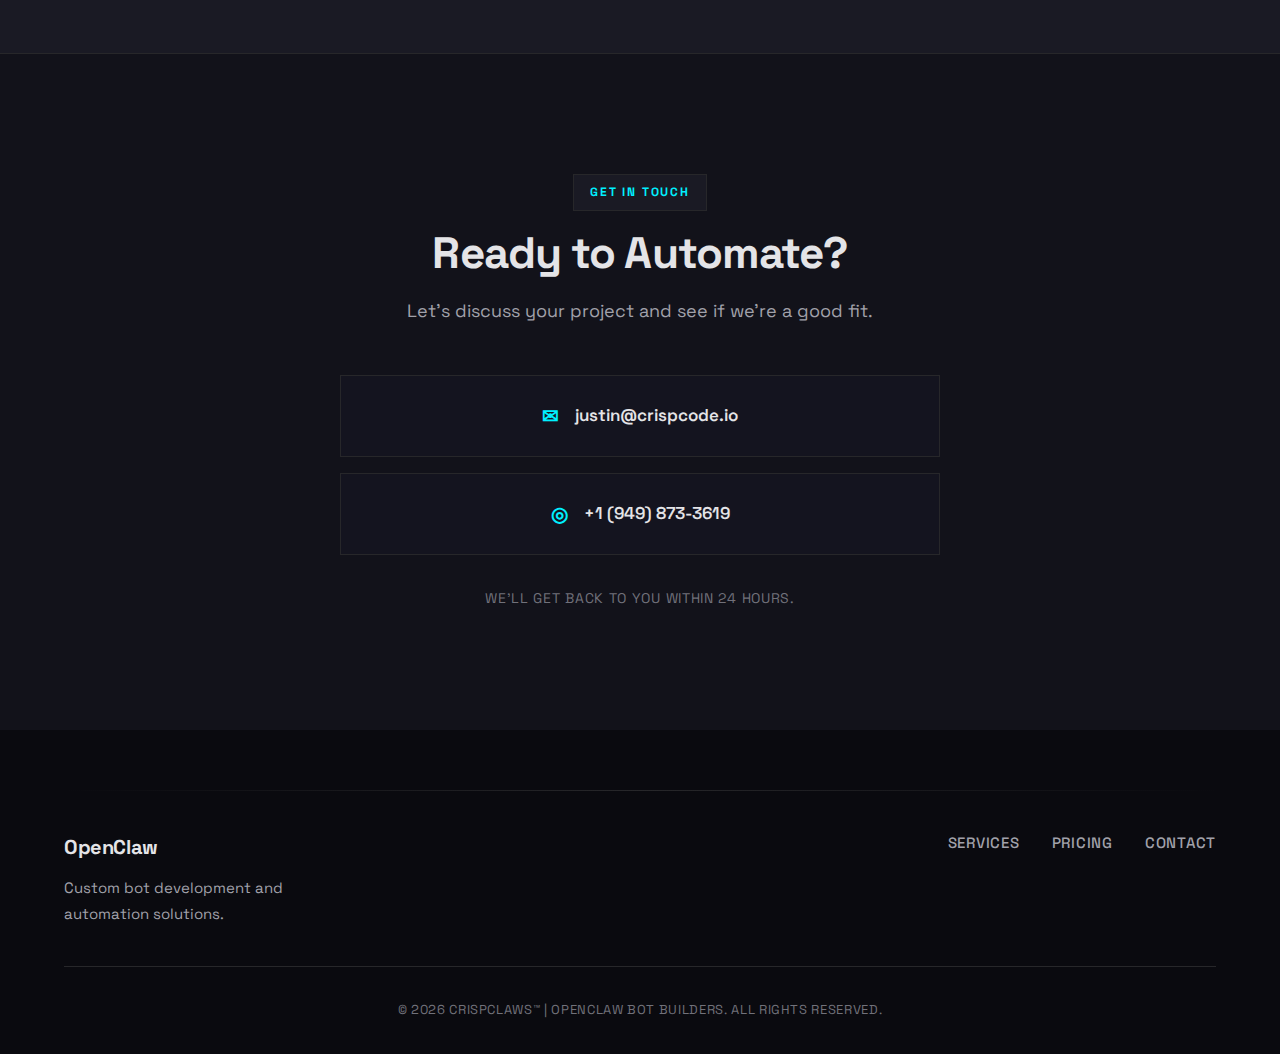
<file: 2/index.html>
<!DOCTYPE html>
<html lang="en">
<head>
    <meta charset="UTF-8">
    <meta name="viewport" content="width=device-width, initial-scale=1.0">
    
    <!-- SEO Meta Tags -->
    <title>OpenClaw Bot Development | Custom Automation Solutions</title>
    <meta name="description" content="Build custom OpenClaw bots for automation, workflow optimization, and platform integrations. $200/hour. Fast turnaround, clean code you own.">
    <meta name="keywords" content="OpenClaw, bot development, automation, workflow automation, Discord bots, iMessage bots, Slack integration, custom bots">
    <meta name="author" content="Justin Crisp">
    <meta name="robots" content="index, follow">
    <link rel="canonical" href="https://nemu-crisp.github.io/openclaw-services/">
    
    <!-- Open Graph / Facebook -->
    <meta property="og:type" content="website">
    <meta property="og:url" content="https://nemu-crisp.github.io/openclaw-services/">
    <meta property="og:title" content="OpenClaw Bot Development | Custom Automation Solutions">
    <meta property="og:description" content="Build custom OpenClaw bots for automation, workflow optimization, and platform integrations. $200/hour. Fast turnaround, clean code you own.">
    <meta property="og:image" content="https://nemu-crisp.github.io/openclaw-services/og-image.svg">
    
    <!-- Twitter -->
    <meta property="twitter:card" content="summary_large_image">
    <meta property="twitter:url" content="https://nemu-crisp.github.io/openclaw-services/">
    <meta property="twitter:title" content="OpenClaw Bot Development | Custom Automation Solutions">
    <meta property="twitter:description" content="Build custom OpenClaw bots for automation, workflow optimization, and platform integrations. $200/hour.">
    <meta property="twitter:image" content="https://nemu-crisp.github.io/openclaw-services/og-image.svg">
    
    <!-- Favicon -->
    <link rel="icon" type="image/svg+xml" href="data:image/svg+xml,<svg xmlns='http://www.w3.org/2000/svg' viewBox='0 0 100 100'><text y='.9em' font-size='90'>🤖</text></svg>">
    
    <link rel="stylesheet" href="styles.css">
    <link rel="preconnect" href="https://fonts.googleapis.com">
    <link rel="preconnect" href="https://fonts.gstatic.com" crossorigin>
    <link href="https://fonts.googleapis.com/css2?family=Space+Grotesk:wght@400;500;600;700&display=swap" rel="stylesheet">
    
    <!-- Structured Data / JSON-LD -->
    <script type="application/ld+json">
    {
      "@context": "https://schema.org",
      "@type": "ProfessionalService",
      "name": "CrispClaws™ | OpenClaw bot builders",
      "description": "Custom bot development and automation solutions for teams.",
      "url": "https://nemu-crisp.github.io/openclaw-services/",
      "priceRange": "$200/hour",
      "areaServed": "Worldwide",
      "contactPoint": {
        "@type": "ContactPoint",
        "telephone": "+1-949-873-3619",
        "contactType": "customer service",
        "email": "justin@crispcode.io"
      }
    }
    </script>
</head>
<body>
    <div class="noise-overlay"></div>
    
    <nav class="navbar">
        <div class="container">
            <a href="#" class="logo">
                <span class="logo-glow"></span>
                OpenClaw
            </a>
            <div class="nav-links">
                <a href="#services">Services</a>
                <a href="#pricing">Pricing</a>
                <a href="#contact" class="btn btn-primary">Get Started</a>
            </div>
        </div>
    </nav>

    <section class="hero">
        <div class="hero-grid"></div>
        <div class="container">
            <div class="hero-content">
                <div class="hero-badge">
                    <span class="badge-pulse"></span>
                    Available for Projects
                </div>
                <h1>Automate Your Workflow<br><span class="gradient-text">With Intelligent Bots</span></h1>
                <p class="hero-subtitle">Stop wasting time on repetitive tasks. We build custom OpenClaw bots that handle the busywork so you can focus on what matters.</p>
                <div class="hero-buttons">
                    <a href="#contact" class="btn btn-primary">
                        <span>Build My Bot</span>
                        <svg width="20" height="20" viewBox="0 0 24 24" fill="none" stroke="currentColor" stroke-width="2">
                            <path d="M5 12h14M12 5l7 7-7 7"/>
                        </svg>
                    </a>
                    <a href="#services" class="btn btn-secondary">See What's Possible</a>
                </div>
                <div class="trust-badges">
                    <div class="trust-badge">
                        <span class="trust-icon">◆</span>
                        Trusted by teams at CrispX, Oomi, and more
                    </div>
                </div>
            </div>
        </div>
    </section>

    <section id="problems" class="problems">
        <div class="container">
            <div class="section-header">
                <span class="section-tag">THE PROBLEM</span>
                <h2 class="section-title">Stop Letting Repetitive Tasks Slow You Down</h2>
                <p class="section-subtitle">If any of this sounds familiar, we can help.</p>
            </div>
            <div class="problems-grid">
                <div class="problem-card">
                    <div class="problem-glow"></div>
                    <div class="problem-icon">⏰</div>
                    <h3>Manual Processes</h3>
                    <p>You're spending hours every week on tasks that should be automated—notifications, reminders, data entry, you name it.</p>
                    <div class="card-border"></div>
                </div>
                <div class="problem-card">
                    <div class="problem-glow"></div>
                    <div class="problem-icon">🔀</div>
                    <h3>Disconnected Tools</h3>
                    <p>Your team uses a dozen different platforms—Discord, iMessage, Slack—but nothing talks to each other.</p>
                    <div class="card-border"></div>
                </div>
                <div class="problem-card">
                    <div class="problem-glow"></div>
                    <div class="problem-icon">🧩</div>
                    <h3>No Integration</h3>
                    <p>You need your tools to work together, but building custom integrations seems too complex or expensive.</p>
                    <div class="card-border"></div>
                </div>
            </div>
        </div>
    </section>

    <section id="services" class="services">
        <div class="container">
            <div class="section-header">
                <span class="section-tag">WHAT WE BUILD</span>
                <h2 class="section-title">Powerful Automation Solutions</h2>
                <p class="section-subtitle">Tailored to your needs, built for scale.</p>
            </div>
            <div class="services-grid">
                <div class="service-card">
                    <div class="service-marker">01</div>
                    <div class="service-icon">🤖</div>
                    <h3>Custom OpenClaw Bots</h3>
                    <p>Bots designed from scratch for your exact workflow—whether it's managing servers, handling support, or automating internal processes.</p>
                </div>
                <div class="service-card">
                    <div class="service-marker">02</div>
                    <div class="service-icon">⚡</div>
                    <h3>Workflow Automation</h3>
                    <p>Connect your tools and let bots handle the repetitive stuff. One trigger, infinite possibilities.</p>
                </div>
                <div class="service-card">
                    <div class="service-marker">03</div>
                    <div class="service-icon">🔗</div>
                    <h3>Platform Integrations</h3>
                    <p>Seamlessly bridge Discord, iMessage, Slack, and other platforms into a unified system.</p>
                </div>
                <div class="service-card">
                    <div class="service-marker">04</div>
                    <div class="service-icon">🛠️</div>
                    <h3>Maintenance & Support</h3>
                    <p>Bots that stay healthy. We handle updates, monitoring, and quick fixes so you don't have to worry.</p>
                </div>
            </div>
        </div>
    </section>

    <section id="process" class="process">
        <div class="container">
            <div class="section-header">
                <span class="section-tag">THE PROCESS</span>
                <h2 class="section-title">How It Works</h2>
                <p class="section-subtitle">Simple, transparent, and focused on results.</p>
            </div>
            <div class="process-steps">
                <div class="step">
                    <div class="step-marker">01</div>
                    <h3>Consultation</h3>
                    <p>Tell us what you need. We'll map out the best solution—no sales pitch, just honest advice.</p>
                </div>
                <div class="step">
                    <div class="step-marker">02</div>
                    <h3>Development</h3>
                    <p>We build your bot with clean code, regular updates, and your feedback at every step.</p>
                </div>
                <div class="step">
                    <div class="step-marker">03</div>
                    <h3>Launch & Support</h3>
                    <p>Deploy with confidence. Ongoing maintenance keeps everything running smoothly.</p>
                </div>
            </div>
        </div>
    </section>

    <section id="pricing" class="pricing">
        <div class="container">
            <div class="pricing-wrapper">
                <div class="pricing-card">
                    <div class="pricing-corner"></div>
                    <div class="pricing-header">
                        <span class="pricing-tag">DEVELOPMENT & CONSULTATION</span>
                        <div class="price">
                            <span class="currency">$</span>
                            <span class="amount">200</span>
                            <span class="period">/hour</span>
                        </div>
                    </div>
                    <ul class="pricing-features">
                        <li>
                            <span class="check">✓</span>
                            Custom bot development
                        </li>
                        <li>
                            <span class="check">✓</span>
                            Integration architecture
                        </li>
                        <li>
                            <span class="check">✓</span>
                            Automation workflows
                        </li>
                        <li>
                            <span class="check">✓</span>
                            Bug fixes & maintenance
                        </li>
                        <li>
                            <span class="check">✓</span>
                            Direct developer access
                        </li>
                    </ul>
                    <a href="#contact" class="btn btn-primary btn-block">Get Your Free Quote</a>
                    <p class="pricing-note">Most projects range from $2,000–$15,000 depending on complexity.</p>
                </div>
            </div>
        </div>
    </section>

    <section id="guarantee" class="guarantee">
        <div class="container">
            <div class="guarantee-content">
                <h2>Our Promise to You</h2>
                <div class="guarantee-grid">
                    <div class="guarantee-item">
                        <span class="guarantee-icon">◎</span>
                        No scope creep surprises
                    </div>
                    <div class="guarantee-item">
                        <span class="guarantee-icon">◎</span>
                        Clear communication throughout
                    </div>
                    <div class="guarantee-item">
                        <span class="guarantee-icon">◎</span>
                        Code you actually own
                    </div>
                    <div class="guarantee-item">
                        <span class="guarantee-icon">◎</span>
                        Fast turnaround times
                    </div>
                </div>
            </div>
        </div>
    </section>

    <section id="contact" class="contact">
        <div class="container">
            <div class="contact-wrapper">
                <div class="contact-content">
                    <span class="section-tag">GET IN TOUCH</span>
                    <h2 class="section-title">Ready to Automate?</h2>
                    <p class="section-subtitle">Let's discuss your project and see if we're a good fit.</p>
                    <div class="contact-links">
                        <a href="mailto:justin@crispcode.io" class="contact-link">
                            <span class="contact-icon">✉</span>
                            justin@crispcode.io
                        </a>
                        <a href="tel:+19498733619" class="contact-link">
                            <span class="contact-icon">◎</span>
                            +1 (949) 873-3619
                        </a>
                    </div>
                    <p class="contact-note">We'll get back to you within 24 hours.</p>
                </div>
            </div>
        </div>
    </section>

    <footer class="footer">
        <div class="container">
            <div class="footer-line"></div>
            <div class="footer-content">
                <div class="footer-brand">
                    <span class="logo">OpenClaw</span>
                    <p>Custom bot development and automation solutions.</p>
                </div>
                <div class="footer-links">
                    <a href="#services">Services</a>
                    <a href="#pricing">Pricing</a>
                    <a href="#contact">Contact</a>
                </div>
            </div>
            <div class="footer-bottom">
                <p>&copy; 2026 CrispClaws™ | OpenClaw bot builders. All rights reserved.</p>
            </div>
        </div>
    </footer>
</body>
</html>
</file>
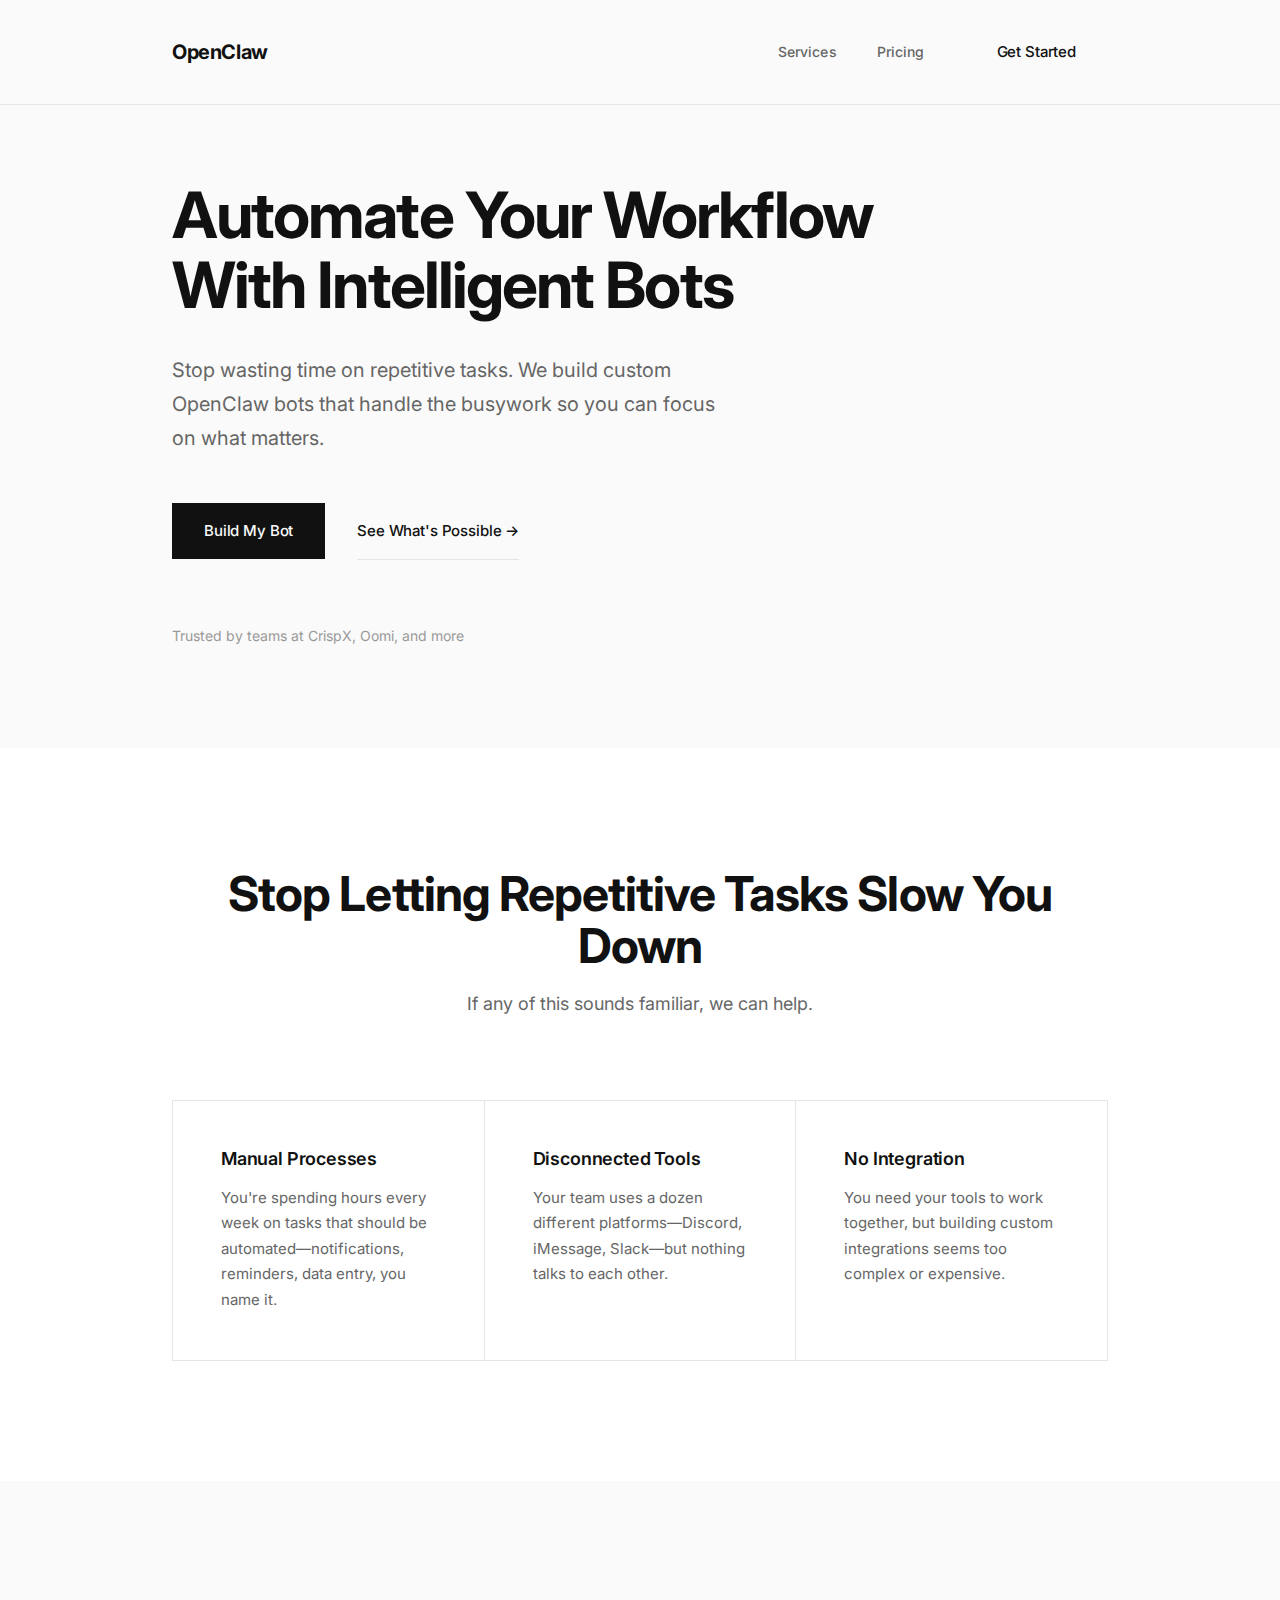
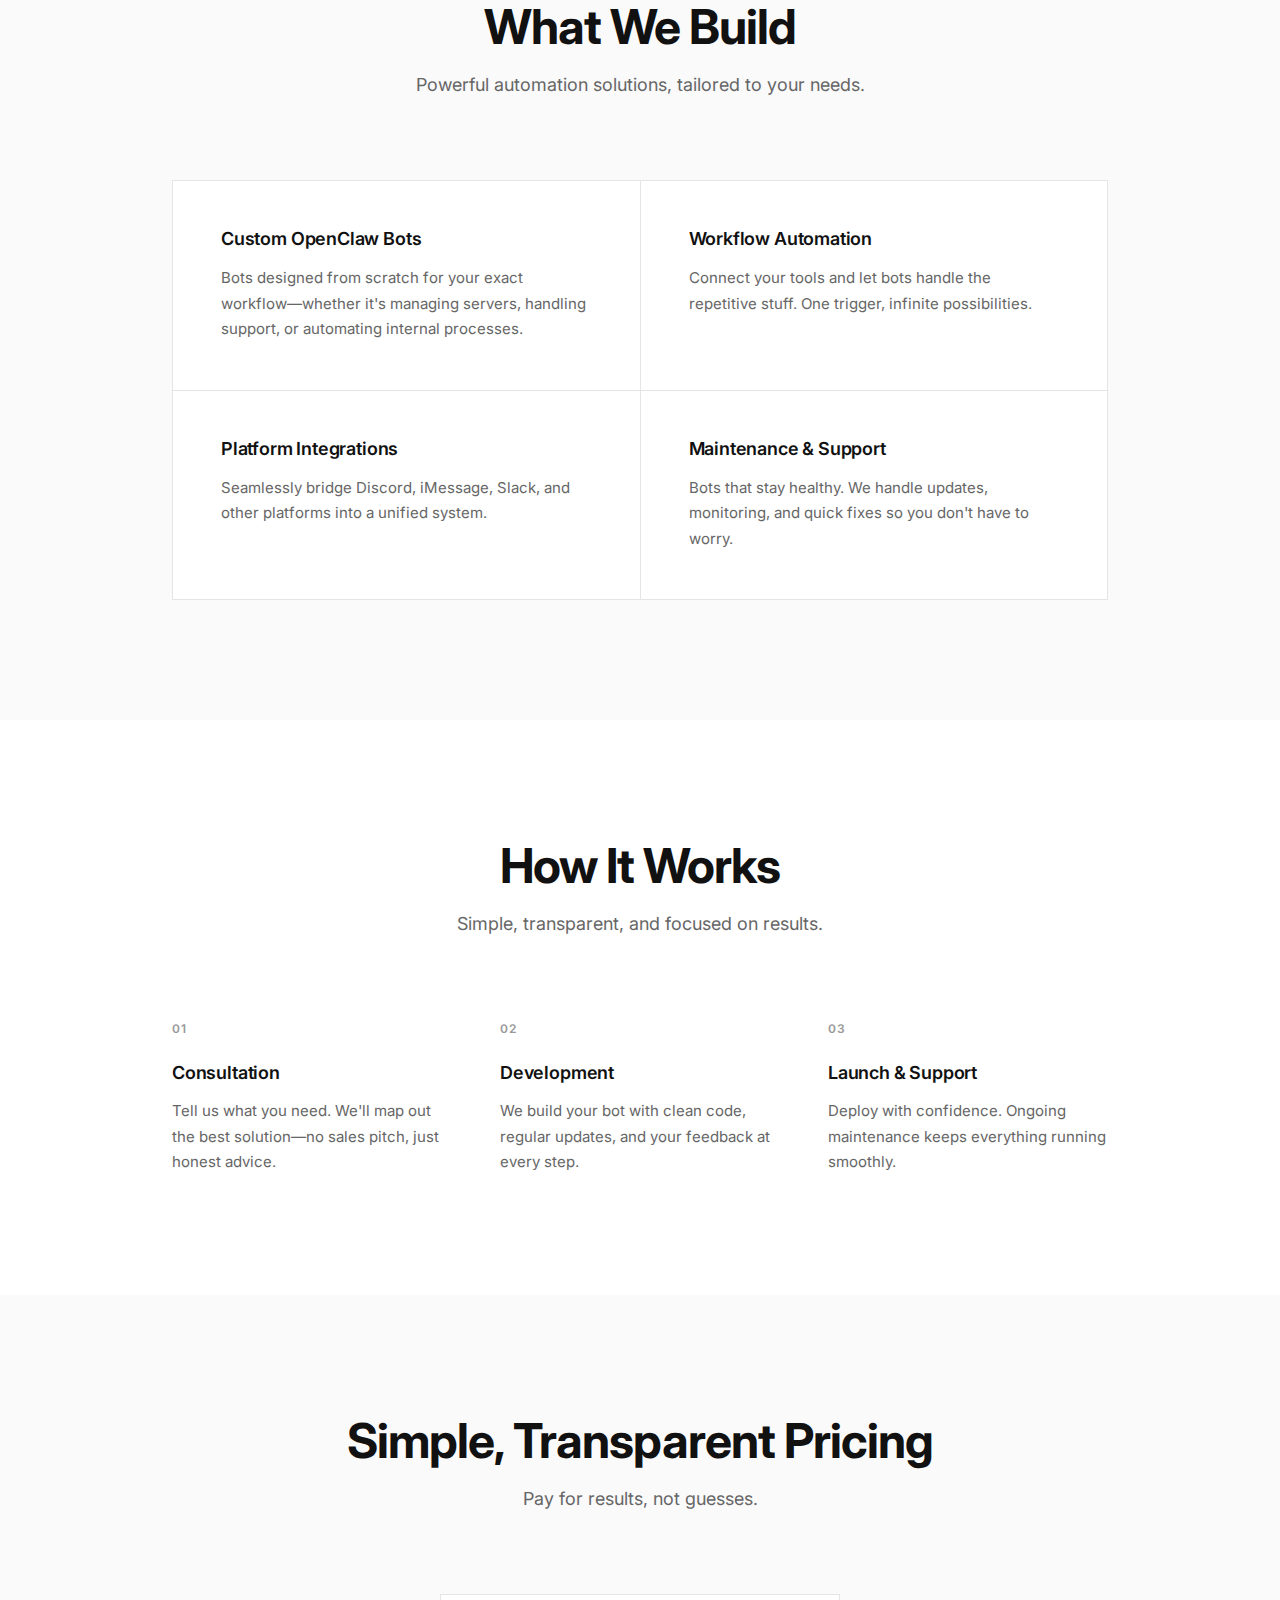
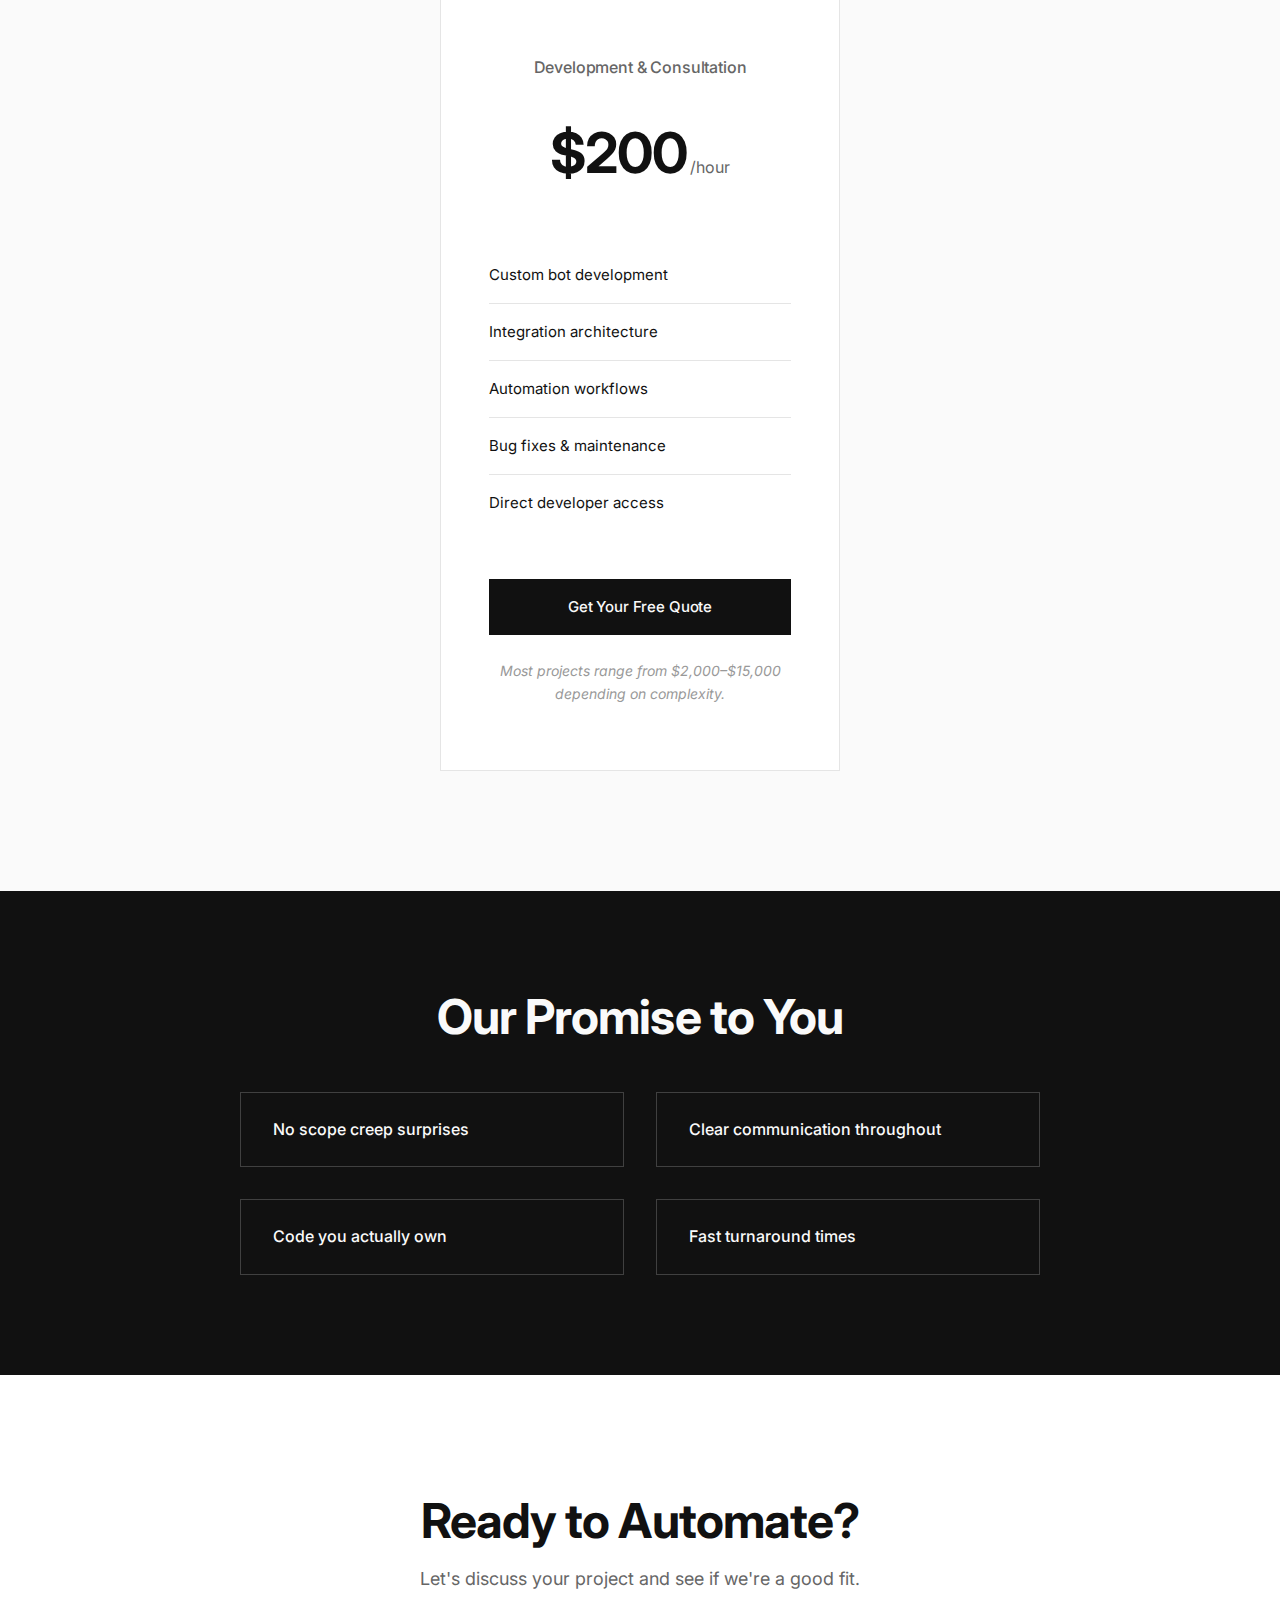
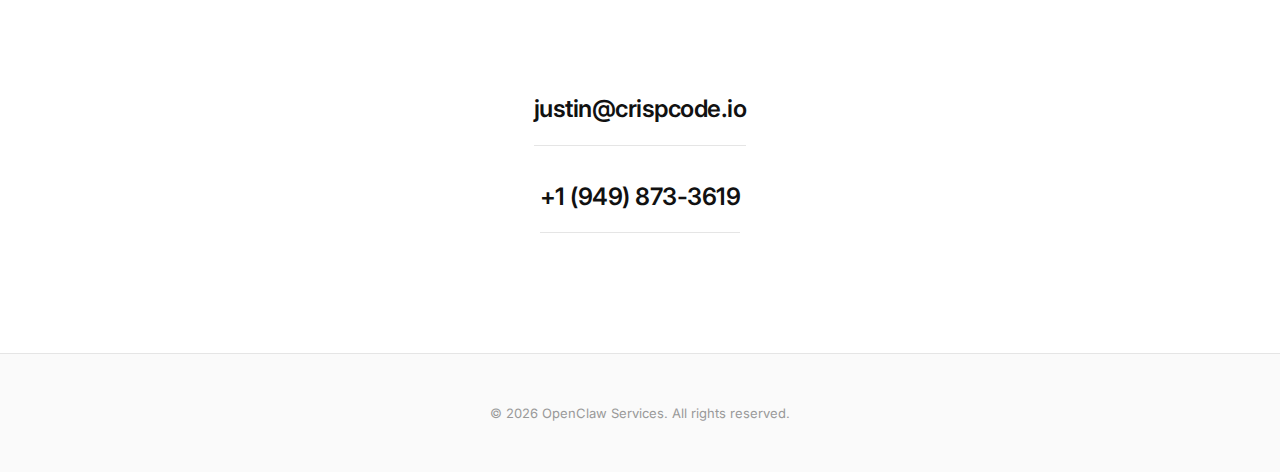
<file: 3/index.html>
<!DOCTYPE html>
<html lang="en">
<head>
    <meta charset="UTF-8">
    <meta name="viewport" content="width=device-width, initial-scale=1.0">
    
    <!-- SEO Meta Tags -->
    <title>OpenClaw Bot Development | Custom Automation Solutions</title>
    <meta name="description" content="Build custom OpenClaw bots for automation, workflow optimization, and platform integrations. $200/hour. Fast turnaround, clean code you own.">
    <meta name="keywords" content="OpenClaw, bot development, automation, workflow automation, Discord bots, iMessage bots, Slack integration, custom bots">
    <meta name="author" content="Justin Crisp">
    <meta name="robots" content="index, follow">
    <link rel="canonical" href="https://nemu-crisp.github.io/openclaw-services/">
    
    <!-- Open Graph / Facebook -->
    <meta property="og:type" content="website">
    <meta property="og:url" content="https://nemu-crisp.github.io/openclaw-services/">
    <meta property="og:title" content="OpenClaw Bot Development | Custom Automation Solutions">
    <meta property="og:description" content="Build custom OpenClaw bots for automation, workflow optimization, and platform integrations. $200/hour. Fast turnaround, clean code you own.">
    <meta property="og:image" content="https://nemu-crisp.github.io/openclaw-services/og-image.svg">
    
    <!-- Twitter -->
    <meta property="twitter:card" content="summary_large_image">
    <meta property="twitter:url" content="https://nemu-crisp.github.io/openclaw-services/">
    <meta property="twitter:title" content="OpenClaw Bot Development | Custom Automation Solutions">
    <meta property="twitter:description" content="Build custom OpenClaw bots for automation, workflow optimization, and platform integrations. $200/hour.">
    <meta property="twitter:image" content="https://nemu-crisp.github.io/openclaw-services/og-image.svg">
    
    <!-- Favicon -->
    <link rel="icon" type="image/svg+xml" href="data:image/svg+xml,<svg xmlns='http://www.w3.org/2000/svg' viewBox='0 0 100 100'><text y='.9em' font-size='90'>🤖</text></svg>">
    
    <link rel="stylesheet" href="styles.css">
    <link rel="preconnect" href="https://fonts.googleapis.com">
    <link rel="preconnect" href="https://fonts.gstatic.com" crossorigin>
    <link href="https://fonts.googleapis.com/css2?family=Inter:wght@300;400;500;600;700&display=swap" rel="stylesheet">
    
    <!-- Structured Data / JSON-LD -->
    <script type="application/ld+json">
    {
      "@context": "https://schema.org",
      "@type": "ProfessionalService",
      "name": "OpenClaw Services",
      "description": "Custom bot development and automation solutions for teams.",
      "url": "https://nemu-crisp.github.io/openclaw-services/",
      "priceRange": "$200/hour",
      "areaServed": "Worldwide",
      "contactPoint": {
        "@type": "ContactPoint",
        "telephone": "+1-949-873-3619",
        "contactType": "customer service",
        "email": "justin@crispcode.io"
      }
    }
    </script>
</head>
<body>
    <nav class="navbar">
        <div class="container">
            <a href="#" class="logo">OpenClaw</a>
            <div class="nav-links">
                <a href="#services">Services</a>
                <a href="#pricing">Pricing</a>
                <a href="#contact" class="btn">Get Started</a>
            </div>
        </div>
    </nav>

    <section class="hero">
        <div class="container">
            <h1>Automate Your Workflow<br>With Intelligent Bots</h1>
            <p class="hero-subtitle">Stop wasting time on repetitive tasks. We build custom OpenClaw bots that handle the busywork so you can focus on what matters.</p>
            <div class="hero-buttons">
                <a href="#contact" class="btn btn-primary">Build My Bot</a>
                <a href="#services" class="btn btn-text">See What's Possible →</a>
            </div>
            <p class="trust-badge">Trusted by teams at CrispX, Oomi, and more</p>
        </div>
    </section>

    <section id="problems" class="problems">
        <div class="container">
            <h2 class="section-title">Stop Letting Repetitive Tasks Slow You Down</h2>
            <p class="section-subtitle">If any of this sounds familiar, we can help.</p>
            <div class="problems-grid">
                <div class="problem-card">
                    <h3>Manual Processes</h3>
                    <p>You're spending hours every week on tasks that should be automated—notifications, reminders, data entry, you name it.</p>
                </div>
                <div class="problem-card">
                    <h3>Disconnected Tools</h3>
                    <p>Your team uses a dozen different platforms—Discord, iMessage, Slack—but nothing talks to each other.</p>
                </div>
                <div class="problem-card">
                    <h3>No Integration</h3>
                    <p>You need your tools to work together, but building custom integrations seems too complex or expensive.</p>
                </div>
            </div>
        </div>
    </section>

    <section id="services" class="services">
        <div class="container">
            <h2 class="section-title">What We Build</h2>
            <p class="section-subtitle">Powerful automation solutions, tailored to your needs.</p>
            <div class="services-grid">
                <div class="service-card">
                    <h3>Custom OpenClaw Bots</h3>
                    <p>Bots designed from scratch for your exact workflow—whether it's managing servers, handling support, or automating internal processes.</p>
                </div>
                <div class="service-card">
                    <h3>Workflow Automation</h3>
                    <p>Connect your tools and let bots handle the repetitive stuff. One trigger, infinite possibilities.</p>
                </div>
                <div class="service-card">
                    <h3>Platform Integrations</h3>
                    <p>Seamlessly bridge Discord, iMessage, Slack, and other platforms into a unified system.</p>
                </div>
                <div class="service-card">
                    <h3>Maintenance & Support</h3>
                    <p>Bots that stay healthy. We handle updates, monitoring, and quick fixes so you don't have to worry.</p>
                </div>
            </div>
        </div>
    </section>

    <section id="process" class="process">
        <div class="container">
            <h2 class="section-title">How It Works</h2>
            <p class="section-subtitle">Simple, transparent, and focused on results.</p>
            <div class="process-steps">
                <div class="step">
                    <span class="step-num">01</span>
                    <h3>Consultation</h3>
                    <p>Tell us what you need. We'll map out the best solution—no sales pitch, just honest advice.</p>
                </div>
                <div class="step">
                    <span class="step-num">02</span>
                    <h3>Development</h3>
                    <p>We build your bot with clean code, regular updates, and your feedback at every step.</p>
                </div>
                <div class="step">
                    <span class="step-num">03</span>
                    <h3>Launch & Support</h3>
                    <p>Deploy with confidence. Ongoing maintenance keeps everything running smoothly.</p>
                </div>
            </div>
        </div>
    </section>

    <section id="pricing" class="pricing">
        <div class="container">
            <h2 class="section-title">Simple, Transparent Pricing</h2>
            <p class="section-subtitle">Pay for results, not guesses.</p>
            <div class="pricing-card">
                <h3>Development & Consultation</h3>
                <div class="price">
                    <span class="amount">$200</span>
                    <span class="period">/hour</span>
                </div>
                <ul class="pricing-features">
                    <li>Custom bot development</li>
                    <li>Integration architecture</li>
                    <li>Automation workflows</li>
                    <li>Bug fixes & maintenance</li>
                    <li>Direct developer access</li>
                </ul>
                <a href="#contact" class="btn btn-primary btn-block">Get Your Free Quote</a>
                <p class="pricing-note">Most projects range from $2,000–$15,000 depending on complexity.</p>
            </div>
        </div>
    </section>

    <section id="guarantee" class="guarantee">
        <div class="container">
            <div class="guarantee-content">
                <h2>Our Promise to You</h2>
                <ul class="guarantee-list">
                    <li>No scope creep surprises</li>
                    <li>Clear communication throughout</li>
                    <li>Code you actually own</li>
                    <li>Fast turnaround times</li>
                </ul>
            </div>
        </div>
    </section>

    <section id="contact" class="contact">
        <div class="container">
            <h2 class="section-title">Ready to Automate?</h2>
            <p class="section-subtitle">Let's discuss your project and see if we're a good fit.</p>
            <div class="contact-content">
                <a href="mailto:justin@crispcode.io" class="contact-link">justin@crispcode.io</a>
                <a href="tel:+19498733619" class="contact-link">+1 (949) 873-3619</a>
            </div>
        </div>
    </section>

    <footer class="footer">
        <div class="container">
            <p>&copy; 2026 OpenClaw Services. All rights reserved.</p>
        </div>
    </footer>
</body>
</html>
</file>
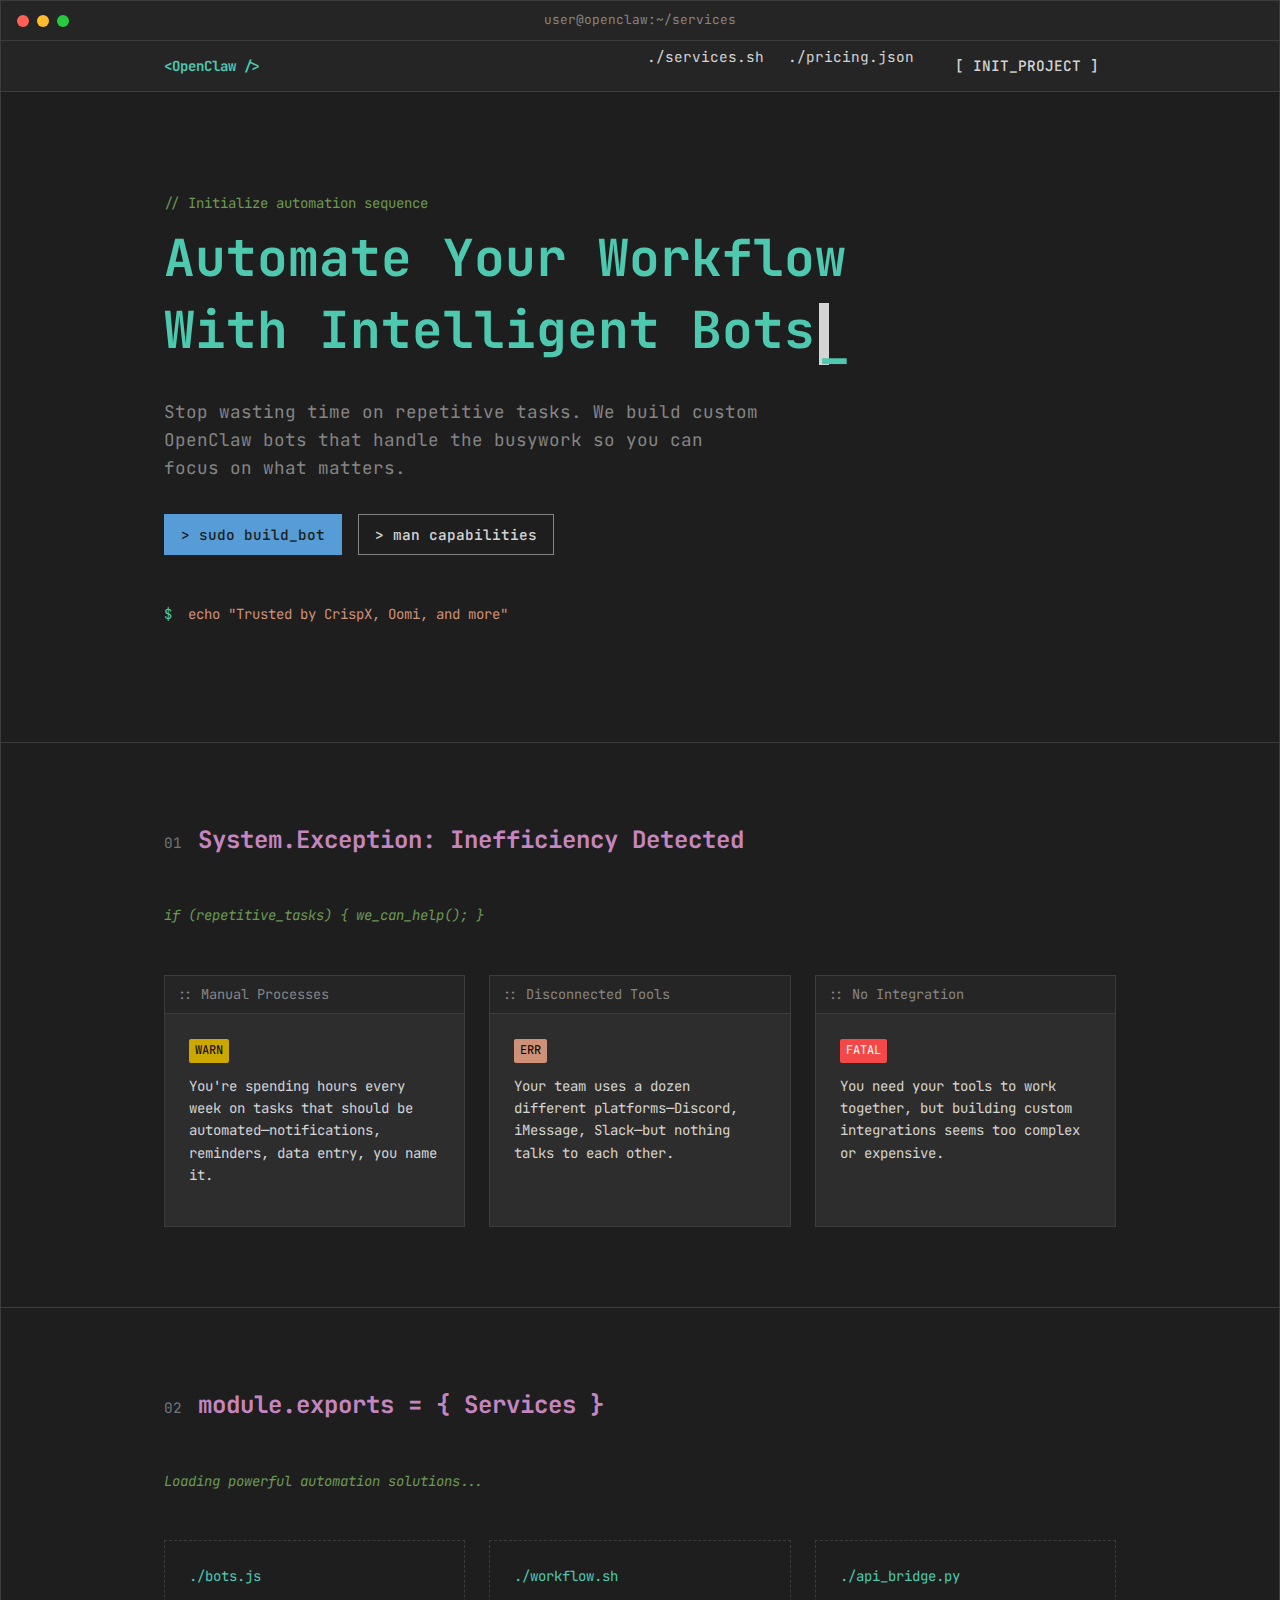
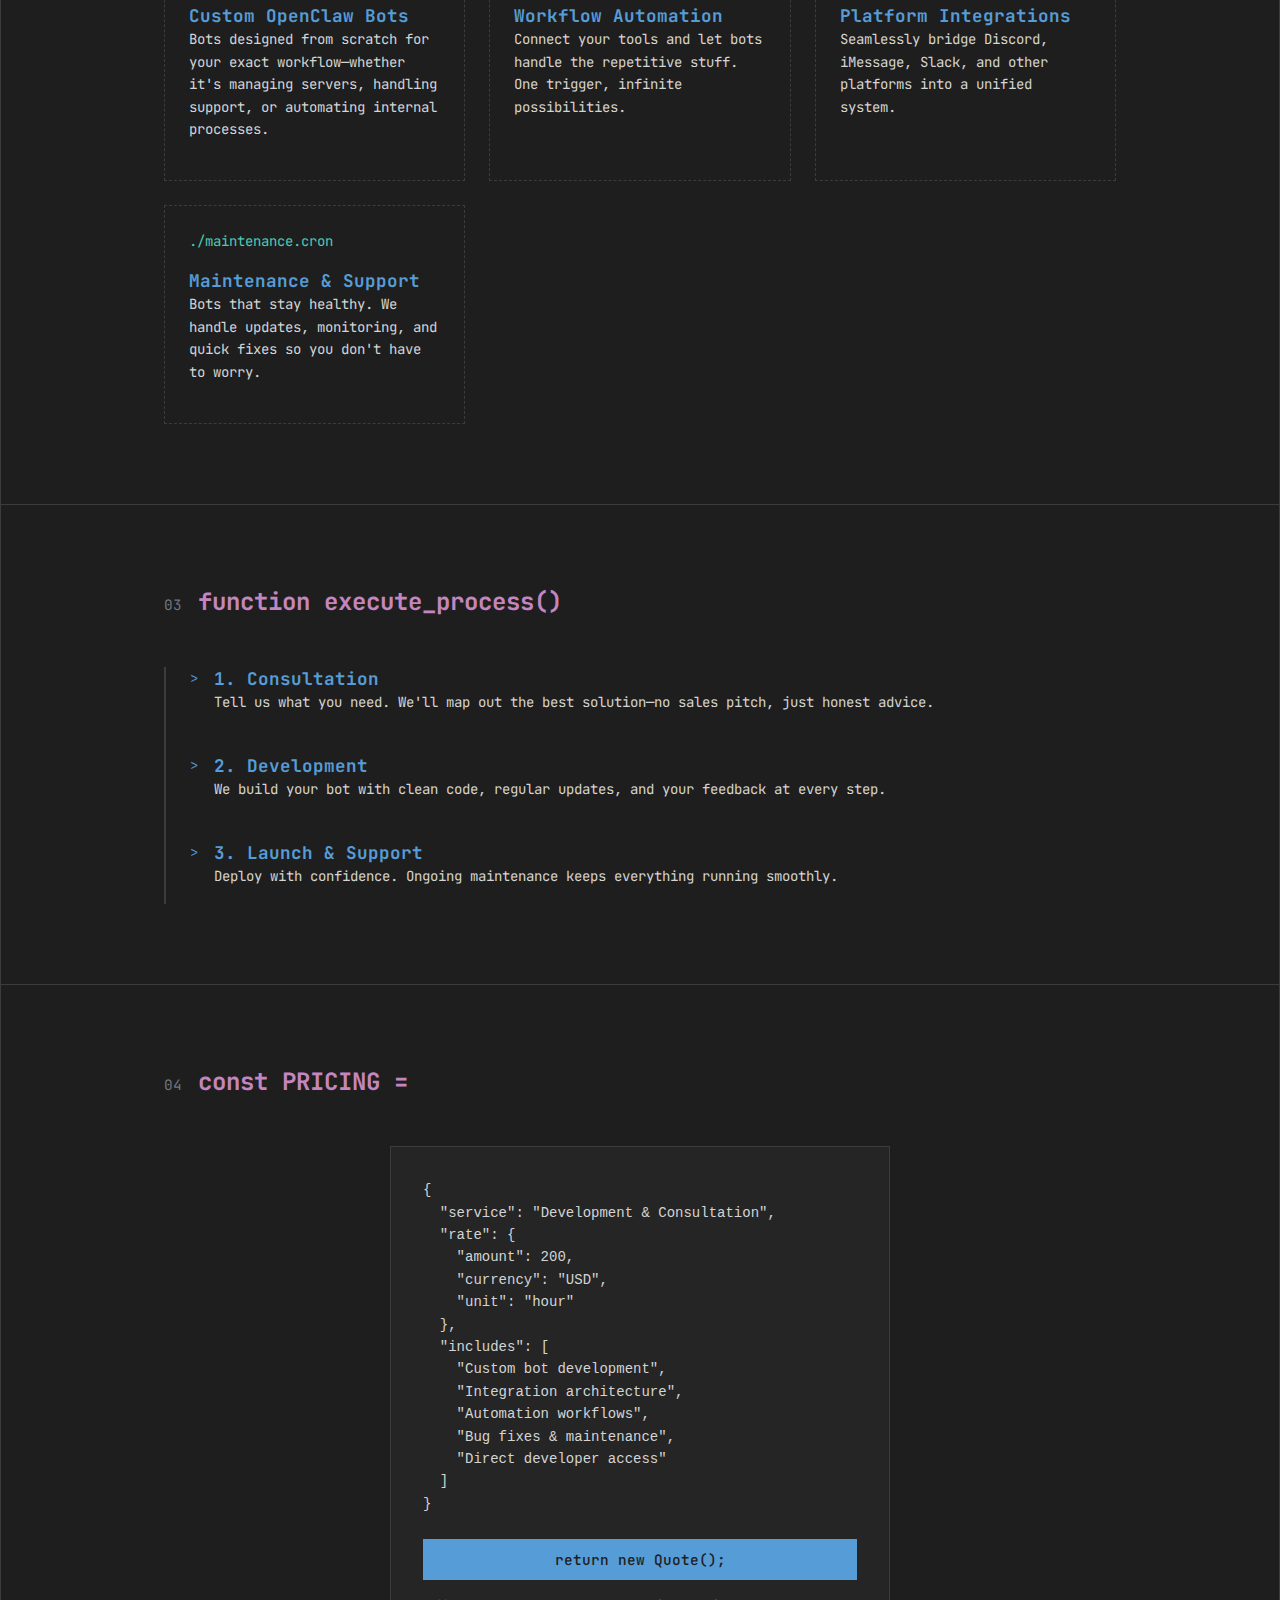
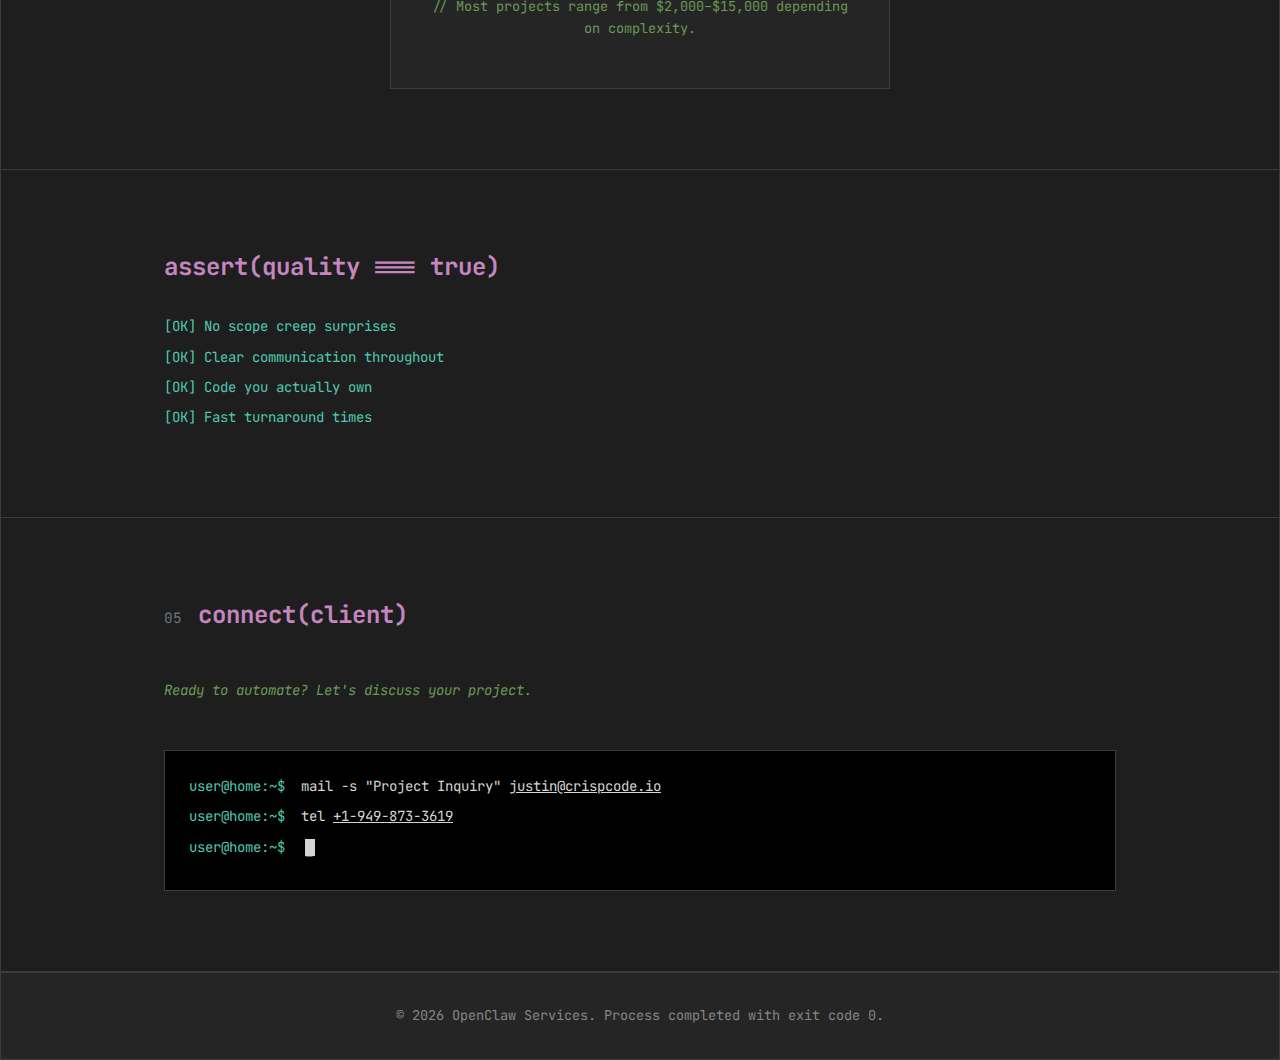
<file: 4/index.html>
<!DOCTYPE html>
<html lang="en">
<head>
    <meta charset="UTF-8">
    <meta name="viewport" content="width=device-width, initial-scale=1.0">
    
    <!-- SEO Meta Tags -->
    <title>OpenClaw Bot Development | Custom Automation Solutions</title>
    <meta name="description" content="Build custom OpenClaw bots for automation, workflow optimization, and platform integrations. $200/hour. Fast turnaround, clean code you own.">
    <meta name="keywords" content="OpenClaw, bot development, automation, workflow automation, Discord bots, iMessage bots, Slack integration, custom bots">
    <meta name="author" content="Justin Crisp">
    <meta name="robots" content="index, follow">
    <link rel="canonical" href="https://nemu-crisp.github.io/openclaw-services/">
    
    <!-- Open Graph / Facebook -->
    <meta property="og:type" content="website">
    <meta property="og:url" content="https://nemu-crisp.github.io/openclaw-services/">
    <meta property="og:title" content="OpenClaw Bot Development | Custom Automation Solutions">
    <meta property="og:description" content="Build custom OpenClaw bots for automation, workflow optimization, and platform integrations. $200/hour. Fast turnaround, clean code you own.">
    <meta property="og:image" content="https://nemu-crisp.github.io/openclaw-services/og-image.svg">
    
    <!-- Twitter -->
    <meta property="twitter:card" content="summary_large_image">
    <meta property="twitter:url" content="https://nemu-crisp.github.io/openclaw-services/">
    <meta property="twitter:title" content="OpenClaw Bot Development | Custom Automation Solutions">
    <meta property="twitter:description" content="Build custom OpenClaw bots for automation, workflow optimization, and platform integrations. $200/hour.">
    <meta property="twitter:image" content="https://nemu-crisp.github.io/openclaw-services/og-image.svg">
    
    <!-- Favicon -->
    <link rel="icon" type="image/svg+xml" href="data:image/svg+xml,<svg xmlns='http://www.w3.org/2000/svg' viewBox='0 0 100 100'><text y='.9em' font-size='90'>🤖</text></svg>">
    
    <link rel="stylesheet" href="styles.css">
    <link rel="preconnect" href="https://fonts.googleapis.com">
    <link rel="preconnect" href="https://fonts.gstatic.com" crossorigin>
    <link href="https://fonts.googleapis.com/css2?family=JetBrains+Mono:wght@400;500;700&display=swap" rel="stylesheet">
    
    <!-- Structured Data / JSON-LD -->
    <script type="application/ld+json">
    {
      "@context": "https://schema.org",
      "@type": "ProfessionalService",
      "name": "OpenClaw Services",
      "description": "Custom bot development and automation solutions for teams.",
      "url": "https://nemu-crisp.github.io/openclaw-services/",
      "priceRange": "$200/hour",
      "areaServed": "Worldwide",
      "contactPoint": {
        "@type": "ContactPoint",
        "telephone": "+1-949-873-3619",
        "contactType": "customer service",
        "email": "justin@crispcode.io"
      }
    }
    </script>
</head>
<body>
    <div class="terminal-window">
        <header class="terminal-header">
            <div class="terminal-controls">
                <span class="control close"></span>
                <span class="control minimize"></span>
                <span class="control maximize"></span>
            </div>
            <div class="terminal-title">user@openclaw:~/services</div>
        </header>

        <nav class="navbar">
            <div class="container">
                <a href="#" class="logo">&lt;OpenClaw /&gt;</a>
                <div class="nav-links">
                    <a href="#services">./services.sh</a>
                    <a href="#pricing">./pricing.json</a>
                    <a href="#contact" class="btn">[ INIT_PROJECT ]</a>
                </div>
            </div>
        </nav>

        <main>
            <section class="hero">
                <div class="container">
                    <div class="code-block">
                        <span class="comment">// Initialize automation sequence</span>
                        <h1>Automate Your Workflow<br>With Intelligent Bots<span class="cursor">_</span></h1>
                    </div>
                    <p class="hero-subtitle">Stop wasting time on repetitive tasks. We build custom OpenClaw bots that handle the busywork so you can focus on what matters.</p>
                    <div class="hero-buttons">
                        <a href="#contact" class="btn btn-primary">&gt; sudo build_bot</a>
                        <a href="#services" class="btn btn-secondary">&gt; man capabilities</a>
                    </div>
                    <p class="trust-badge">
                        <span class="prompt">$</span> echo "Trusted by CrispX, Oomi, and more"
                    </p>
                </div>
            </section>

            <section id="problems" class="problems">
                <div class="container">
                    <div class="section-header">
                        <span class="line-num">01</span>
                        <h2 class="section-title">System.Exception: Inefficiency Detected</h2>
                    </div>
                    <p class="section-subtitle">if (repetitive_tasks) { we_can_help(); }</p>
                    <div class="problems-grid">
                        <div class="problem-card">
                            <div class="card-header">:: Manual Processes</div>
                            <div class="card-body">
                                <span class="icon">WARN</span>
                                <p>You're spending hours every week on tasks that should be automated—notifications, reminders, data entry, you name it.</p>
                            </div>
                        </div>
                        <div class="problem-card">
                            <div class="card-header">:: Disconnected Tools</div>
                            <div class="card-body">
                                <span class="icon">ERR</span>
                                <p>Your team uses a dozen different platforms—Discord, iMessage, Slack—but nothing talks to each other.</p>
                            </div>
                        </div>
                        <div class="problem-card">
                            <div class="card-header">:: No Integration</div>
                            <div class="card-body">
                                <span class="icon">FATAL</span>
                                <p>You need your tools to work together, but building custom integrations seems too complex or expensive.</p>
                            </div>
                        </div>
                    </div>
                </div>
            </section>

            <section id="services" class="services">
                <div class="container">
                    <div class="section-header">
                        <span class="line-num">02</span>
                        <h2 class="section-title">module.exports = { Services }</h2>
                    </div>
                    <p class="section-subtitle">Loading powerful automation solutions...</p>
                    <div class="services-grid">
                        <div class="service-card">
                            <div class="service-icon">./bots.js</div>
                            <h3>Custom OpenClaw Bots</h3>
                            <p>Bots designed from scratch for your exact workflow—whether it's managing servers, handling support, or automating internal processes.</p>
                        </div>
                        <div class="service-card">
                            <div class="service-icon">./workflow.sh</div>
                            <h3>Workflow Automation</h3>
                            <p>Connect your tools and let bots handle the repetitive stuff. One trigger, infinite possibilities.</p>
                        </div>
                        <div class="service-card">
                            <div class="service-icon">./api_bridge.py</div>
                            <h3>Platform Integrations</h3>
                            <p>Seamlessly bridge Discord, iMessage, Slack, and other platforms into a unified system.</p>
                        </div>
                        <div class="service-card">
                            <div class="service-icon">./maintenance.cron</div>
                            <h3>Maintenance & Support</h3>
                            <p>Bots that stay healthy. We handle updates, monitoring, and quick fixes so you don't have to worry.</p>
                        </div>
                    </div>
                </div>
            </section>

            <section id="process" class="process">
                <div class="container">
                    <div class="section-header">
                        <span class="line-num">03</span>
                        <h2 class="section-title">function execute_process()</h2>
                    </div>
                    <div class="process-steps">
                        <div class="step">
                            <span class="step-arrow">&gt;</span>
                            <div class="step-content">
                                <h3>1. Consultation</h3>
                                <p>Tell us what you need. We'll map out the best solution—no sales pitch, just honest advice.</p>
                            </div>
                        </div>
                        <div class="step">
                            <span class="step-arrow">&gt;</span>
                            <div class="step-content">
                                <h3>2. Development</h3>
                                <p>We build your bot with clean code, regular updates, and your feedback at every step.</p>
                            </div>
                        </div>
                        <div class="step">
                            <span class="step-arrow">&gt;</span>
                            <div class="step-content">
                                <h3>3. Launch & Support</h3>
                                <p>Deploy with confidence. Ongoing maintenance keeps everything running smoothly.</p>
                            </div>
                        </div>
                    </div>
                </div>
            </section>

            <section id="pricing" class="pricing">
                <div class="container">
                    <div class="section-header">
                        <span class="line-num">04</span>
                        <h2 class="section-title">const PRICING =</h2>
                    </div>
                    <div class="pricing-card">
                        <pre class="json-display">
{
  "service": "Development & Consultation",
  "rate": {
    "amount": 200,
    "currency": "USD",
    "unit": "hour"
  },
  "includes": [
    "Custom bot development",
    "Integration architecture",
    "Automation workflows",
    "Bug fixes & maintenance",
    "Direct developer access"
  ]
}</pre>
                        <a href="#contact" class="btn btn-primary btn-block">return new Quote();</a>
                        <p class="pricing-note">// Most projects range from $2,000–$15,000 depending on complexity.</p>
                    </div>
                </div>
            </section>

            <section id="guarantee" class="guarantee">
                <div class="container">
                    <div class="guarantee-content">
                        <h2>assert(quality === true)</h2>
                        <ul class="guarantee-list">
                            <li>[OK] No scope creep surprises</li>
                            <li>[OK] Clear communication throughout</li>
                            <li>[OK] Code you actually own</li>
                            <li>[OK] Fast turnaround times</li>
                        </ul>
                    </div>
                </div>
            </section>

            <section id="contact" class="contact">
                <div class="container">
                    <div class="section-header">
                        <span class="line-num">05</span>
                        <h2 class="section-title">connect(client)</h2>
                    </div>
                    <p class="section-subtitle">Ready to automate? Let's discuss your project.</p>
                    <div class="contact-terminal">
                        <div class="contact-line">
                            <span class="prompt">user@home:~$</span> mail -s "Project Inquiry" <a href="mailto:justin@crispcode.io">justin@crispcode.io</a>
                        </div>
                        <div class="contact-line">
                            <span class="prompt">user@home:~$</span> tel <a href="tel:+19498733619">+1-949-873-3619</a>
                        </div>
                        <div class="contact-line">
                            <span class="prompt">user@home:~$</span> <span class="cursor">_</span>
                        </div>
                    </div>
                </div>
            </section>
        </main>

        <footer class="footer">
            <div class="container">
                <p>&copy; 2026 OpenClaw Services. Process completed with exit code 0.</p>
            </div>
        </footer>
    </div>
</body>
</html>
</file>
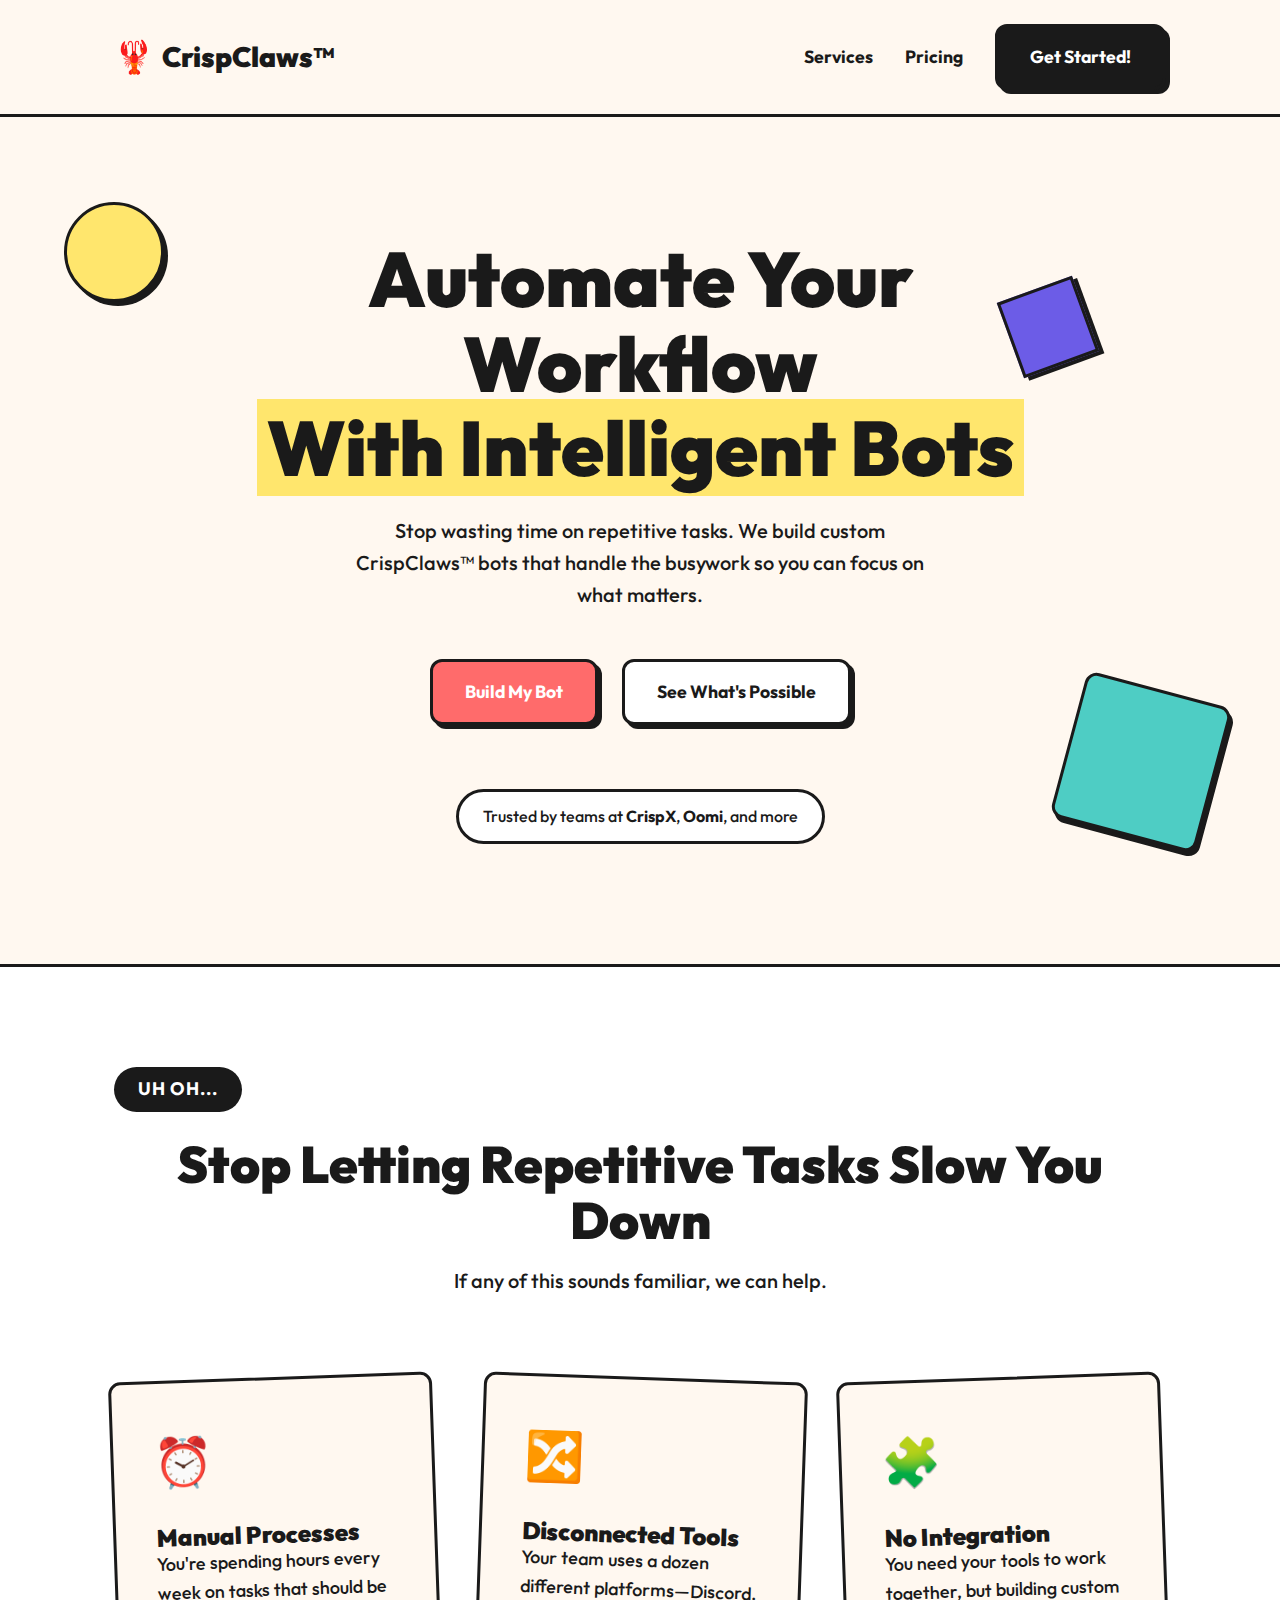
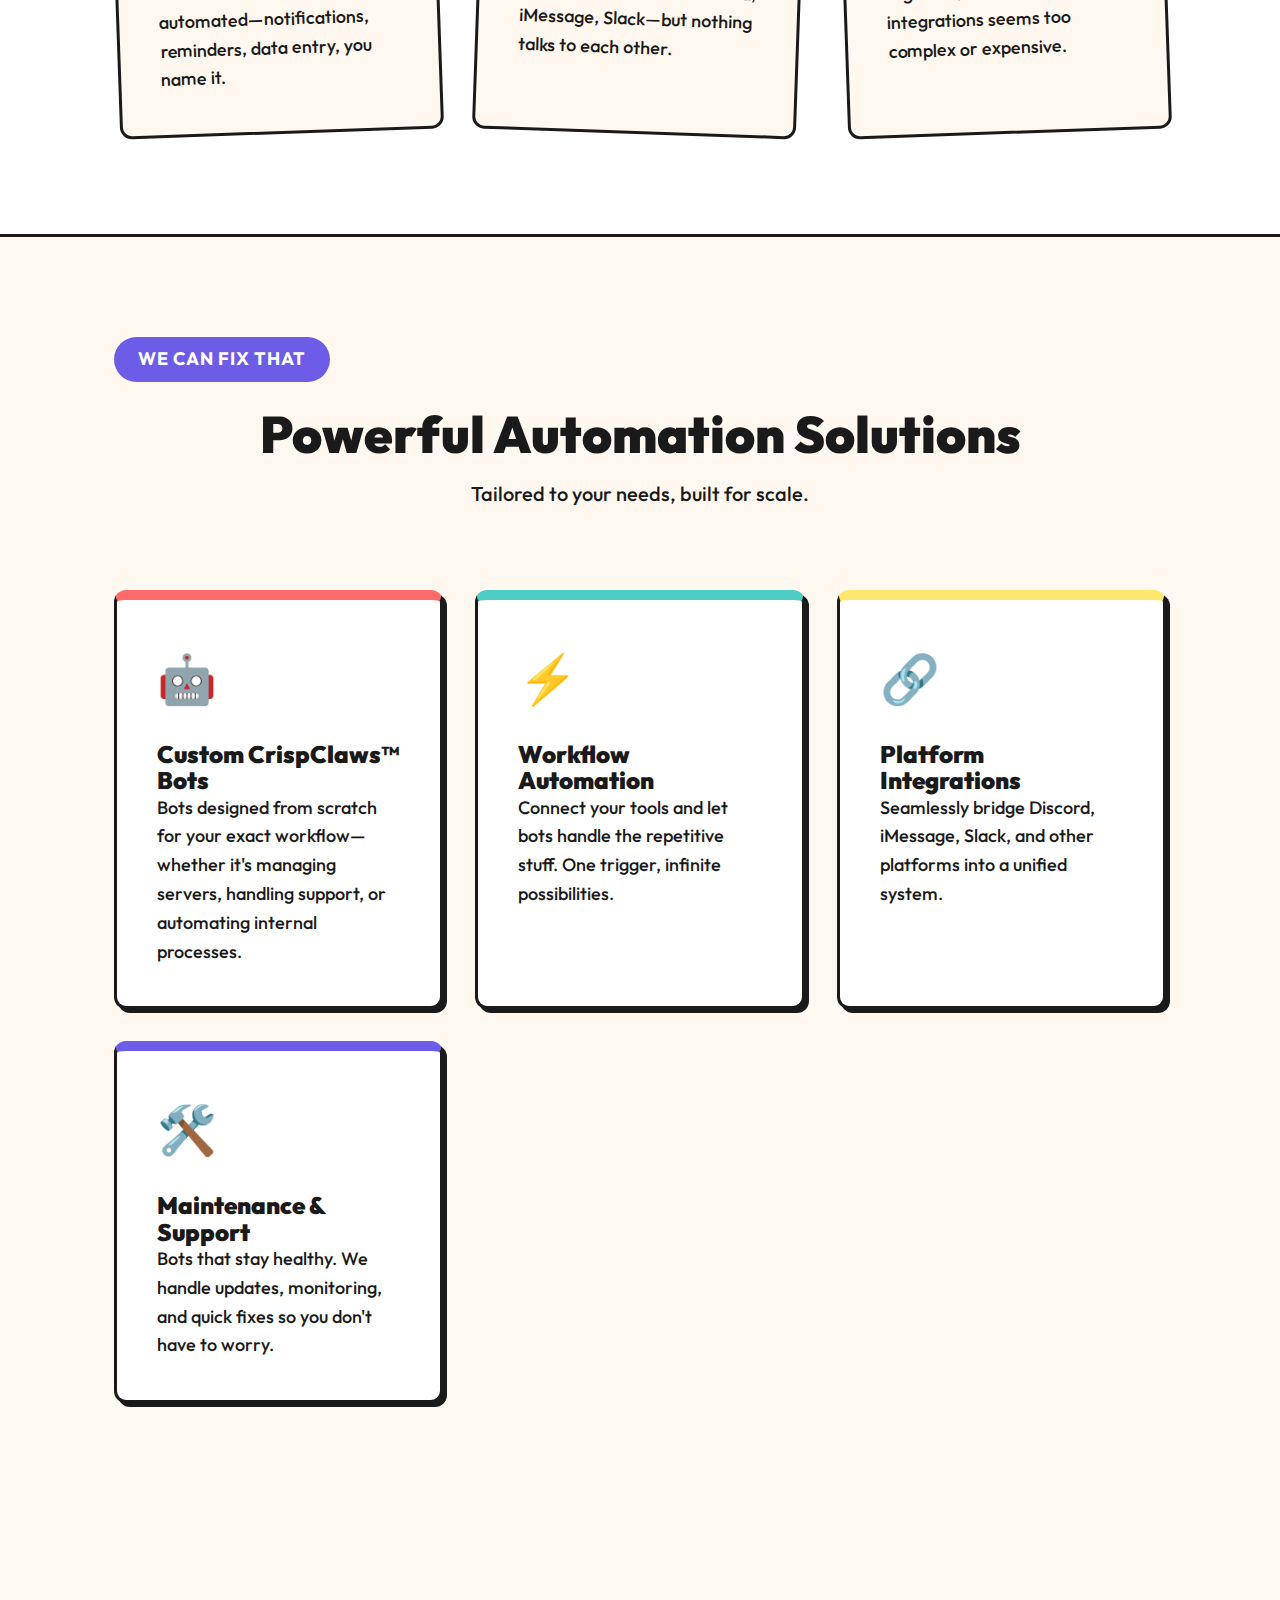
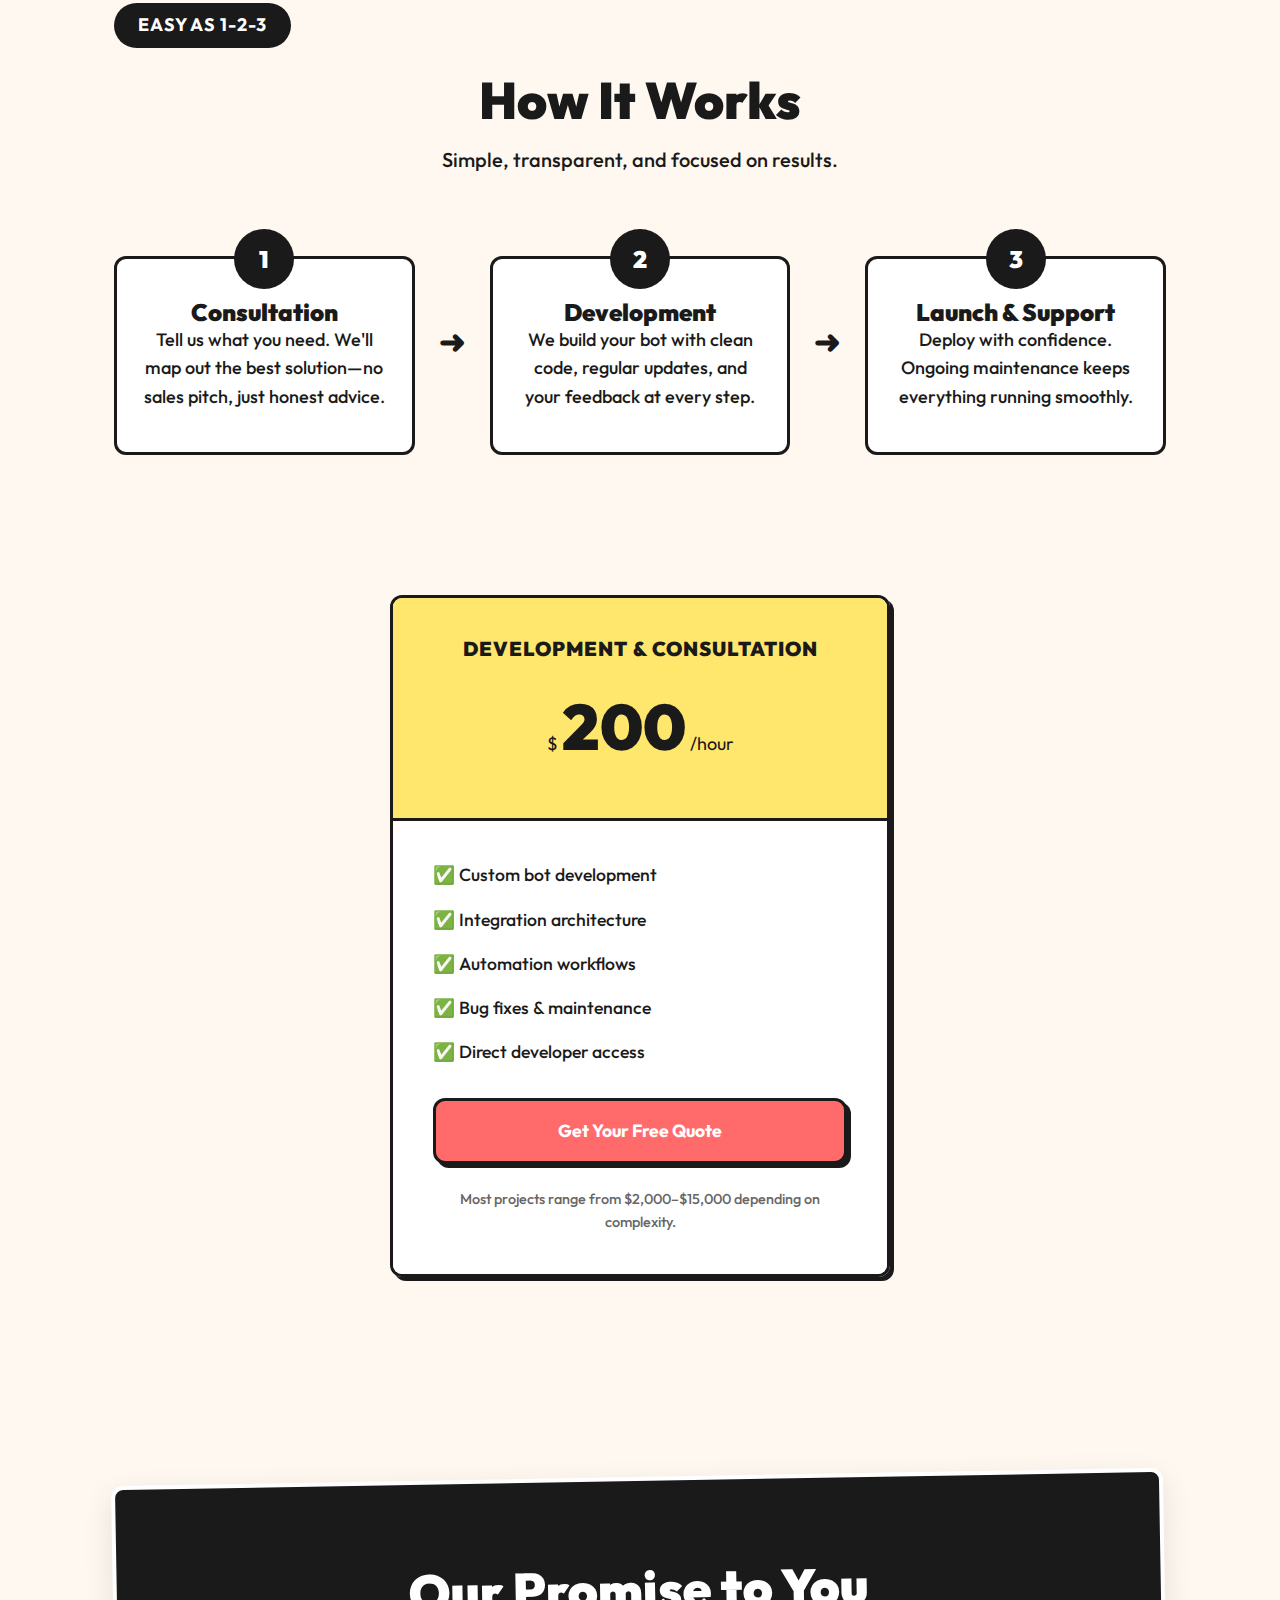
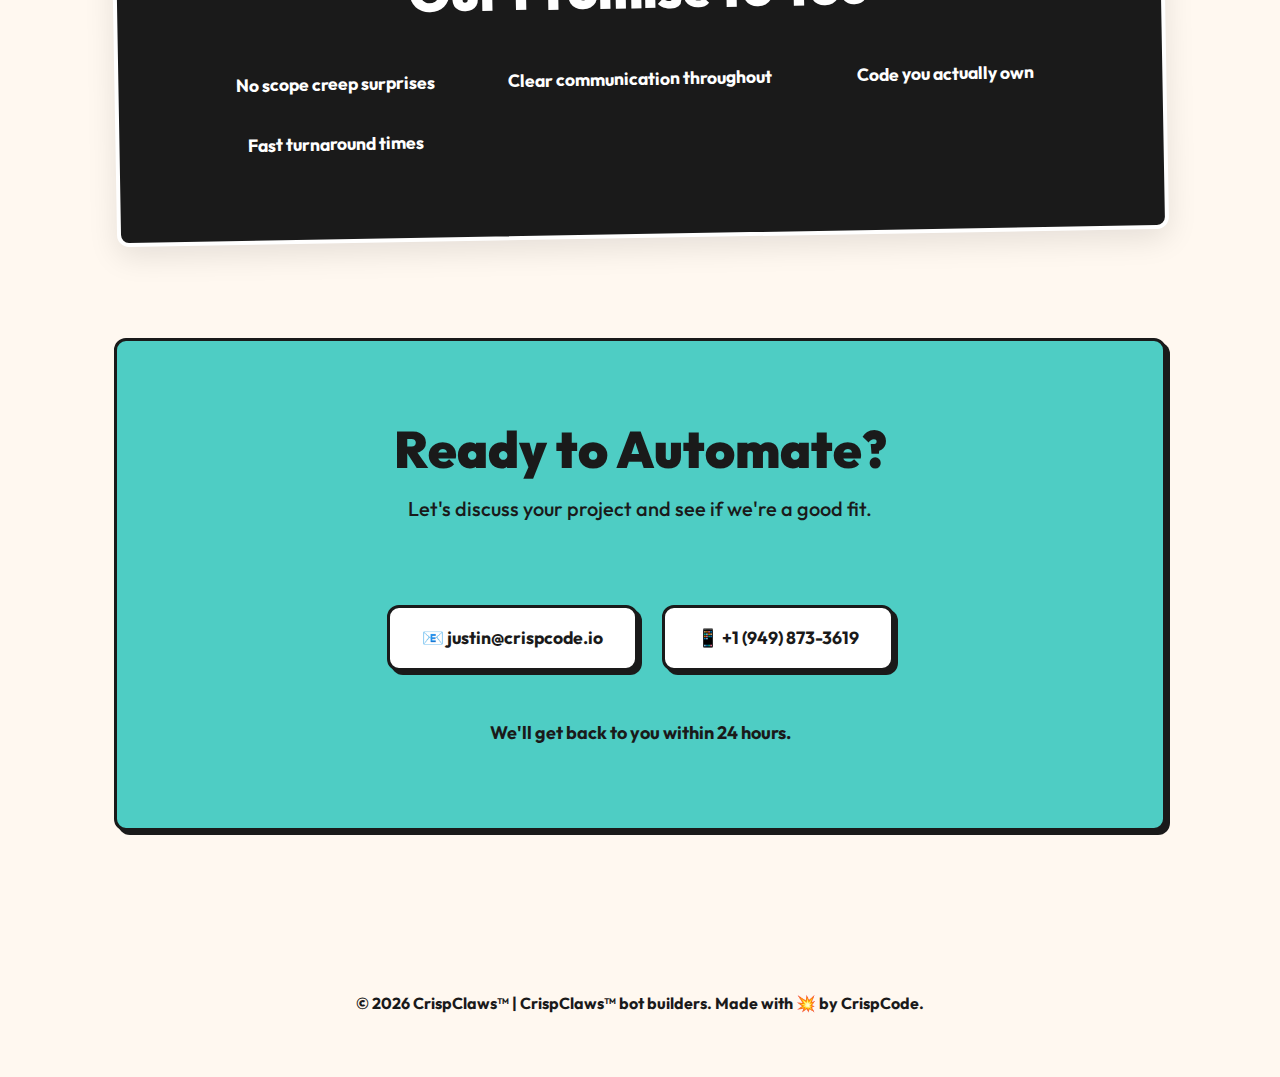
<file: 5/index.html>
<!DOCTYPE html>
<html lang="en">
<head>
    <meta charset="UTF-8">
    <meta name="viewport" content="width=device-width, initial-scale=1.0">
    
    <!-- SEO Meta Tags -->
    <title>CrispClaws™ Bot Development | Custom Automation Solutions</title>
    <meta name="description" content="Build custom CrispClaws™ bots for automation, workflow optimization, and platform integrations. $200/hour. Fast turnaround, clean code you own.">
    <meta name="keywords" content="CrispClaws™, bot development, automation, workflow automation, Discord bots, iMessage bots, Slack integration, custom bots">
    <meta name="author" content="Justin Crisp">
    <meta name="robots" content="index, follow">
    <link rel="canonical" href="https://nemu-crisp.github.io/openclaw-services/">
    
    <!-- Open Graph / Facebook -->
    <meta property="og:type" content="website">
    <meta property="og:url" content="https://nemu-crisp.github.io/openclaw-services/">
    <meta property="og:title" content="CrispClaws™ Bot Development | Custom Automation Solutions">
    <meta property="og:description" content="Build custom CrispClaws™ bots for automation, workflow optimization, and platform integrations. $200/hour. Fast turnaround, clean code you own.">
    <meta property="og:image" content="https://nemu-crisp.github.io/openclaw-services/og-image.svg">
    
    <!-- Twitter -->
    <meta property="twitter:card" content="summary_large_image">
    <meta property="twitter:url" content="https://nemu-crisp.github.io/openclaw-services/">
    <meta property="twitter:title" content="CrispClaws™ Bot Development | Custom Automation Solutions">
    <meta property="twitter:description" content="Build custom CrispClaws™ bots for automation, workflow optimization, and platform integrations. $200/hour.">
    <meta property="twitter:image" content="https://nemu-crisp.github.io/openclaw-services/og-image.svg">
    
    <!-- Favicon -->
    <link rel="icon" type="image/svg+xml" href="data:image/svg+xml,<svg xmlns='http://www.w3.org/2000/svg' viewBox='0 0 100 100'><text y='.9em' font-size='90'>🤖</text></svg>">
    
    <link rel="stylesheet" href="styles.css">
    <link rel="preconnect" href="https://fonts.googleapis.com">
    <link rel="preconnect" href="https://fonts.gstatic.com" crossorigin>
    <link href="https://fonts.googleapis.com/css2?family=Outfit:wght@400;500;700;900&display=swap" rel="stylesheet">
    
    <!-- Structured Data / JSON-LD -->
    <script type="application/ld+json">
    {
      "@context": "https://schema.org",
      "@type": "ProfessionalService",
      "name": "CrispClaws™ | OpenClaw bot builders",
      "description": "Custom bot development and automation solutions for teams.",
      "url": "https://nemu-crisp.github.io/openclaw-services/",
      "priceRange": "$200/hour",
      "areaServed": "Worldwide",
      "contactPoint": {
        "@type": "ContactPoint",
        "telephone": "+1-949-873-3619",
        "contactType": "customer service",
        "email": "justin@crispcode.io"
      }
    }
    </script>
</head>
<body>
    <nav class="navbar">
        <div class="container">
            <a href="#" class="logo">
                <span class="logo-emoji">🦞</span>
                CrispClaws™
            </a>
            <div class="nav-links">
                <a href="#services">Services</a>
                <a href="#pricing">Pricing</a>
                <a href="#contact" class="btn btn-black">Get Started!</a>
            </div>
        </div>
    </nav>

    <section class="hero">
        <div class="hero-shapes">
            <div class="shape shape-1"></div>
            <div class="shape shape-2"></div>
            <div class="shape shape-3"></div>
        </div>
        <div class="container">
            <div class="hero-content">
                <h1>Automate Your Workflow<br><span class="highlight">With Intelligent Bots</span></h1>
                <p class="hero-subtitle">Stop wasting time on repetitive tasks. We build custom CrispClaws™ bots that handle the busywork so you can focus on what matters.</p>
                <div class="hero-buttons">
                    <a href="#contact" class="btn btn-primary">Build My Bot</a>
                    <a href="#services" class="btn btn-secondary">See What's Possible</a>
                </div>
                <div class="trust-pill">
                    Trusted by teams at <strong>CrispX</strong>, <strong>Oomi</strong>, and more
                </div>
            </div>
        </div>
    </section>

    <section id="problems" class="problems">
        <div class="container">
            <div class="section-badge">Uh Oh...</div>
            <h2 class="section-title">Stop Letting Repetitive Tasks Slow You Down</h2>
            <p class="section-subtitle">If any of this sounds familiar, we can help.</p>
            <div class="problems-grid">
                <div class="problem-card rotate-left">
                    <div class="card-icon">⏰</div>
                    <h3>Manual Processes</h3>
                    <p>You're spending hours every week on tasks that should be automated—notifications, reminders, data entry, you name it.</p>
                </div>
                <div class="problem-card rotate-right">
                    <div class="card-icon">🔀</div>
                    <h3>Disconnected Tools</h3>
                    <p>Your team uses a dozen different platforms—Discord, iMessage, Slack—but nothing talks to each other.</p>
                </div>
                <div class="problem-card rotate-left">
                    <div class="card-icon">🧩</div>
                    <h3>No Integration</h3>
                    <p>You need your tools to work together, but building custom integrations seems too complex or expensive.</p>
                </div>
            </div>
        </div>
    </section>

    <section id="services" class="services">
        <div class="container">
            <div class="section-badge section-badge-alt">We Can Fix That</div>
            <h2 class="section-title">Powerful Automation Solutions</h2>
            <p class="section-subtitle">Tailored to your needs, built for scale.</p>
            <div class="services-grid">
                <div class="service-card color-1">
                    <div class="service-icon">🤖</div>
                    <h3>Custom CrispClaws™ Bots</h3>
                    <p>Bots designed from scratch for your exact workflow—whether it's managing servers, handling support, or automating internal processes.</p>
                </div>
                <div class="service-card color-2">
                    <div class="service-icon">⚡</div>
                    <h3>Workflow Automation</h3>
                    <p>Connect your tools and let bots handle the repetitive stuff. One trigger, infinite possibilities.</p>
                </div>
                <div class="service-card color-3">
                    <div class="service-icon">🔗</div>
                    <h3>Platform Integrations</h3>
                    <p>Seamlessly bridge Discord, iMessage, Slack, and other platforms into a unified system.</p>
                </div>
                <div class="service-card color-4">
                    <div class="service-icon">🛠️</div>
                    <h3>Maintenance & Support</h3>
                    <p>Bots that stay healthy. We handle updates, monitoring, and quick fixes so you don't have to worry.</p>
                </div>
            </div>
        </div>
    </section>

    <section id="process" class="process">
        <div class="container">
            <div class="section-badge">Easy As 1-2-3</div>
            <h2 class="section-title">How It Works</h2>
            <p class="section-subtitle">Simple, transparent, and focused on results.</p>
            <div class="process-steps">
                <div class="step">
                    <div class="step-num">1</div>
                    <h3>Consultation</h3>
                    <p>Tell us what you need. We'll map out the best solution—no sales pitch, just honest advice.</p>
                </div>
                <div class="arrow">➜</div>
                <div class="step">
                    <div class="step-num">2</div>
                    <h3>Development</h3>
                    <p>We build your bot with clean code, regular updates, and your feedback at every step.</p>
                </div>
                <div class="arrow">➜</div>
                <div class="step">
                    <div class="step-num">3</div>
                    <h3>Launch & Support</h3>
                    <p>Deploy with confidence. Ongoing maintenance keeps everything running smoothly.</p>
                </div>
            </div>
        </div>
    </section>

    <section id="pricing" class="pricing">
        <div class="container">
            <div class="pricing-card">
                <div class="pricing-header">
                    <h3>Development & Consultation</h3>
                    <div class="price">
                        <span class="currency">$</span>
                        <span class="amount">200</span>
                        <span class="period">/hour</span>
                    </div>
                </div>
                <div class="pricing-body">
                    <ul class="pricing-features">
                        <li>✅ Custom bot development</li>
                        <li>✅ Integration architecture</li>
                        <li>✅ Automation workflows</li>
                        <li>✅ Bug fixes & maintenance</li>
                        <li>✅ Direct developer access</li>
                    </ul>
                    <a href="#contact" class="btn btn-primary btn-block">Get Your Free Quote</a>
                    <p class="pricing-note">Most projects range from $2,000–$15,000 depending on complexity.</p>
                </div>
            </div>
        </div>
    </section>

    <section id="guarantee" class="guarantee">
        <div class="container">
            <div class="guarantee-box">
                <h2>Our Promise to You</h2>
                <ul class="guarantee-list">
                    <li>No scope creep surprises</li>
                    <li>Clear communication throughout</li>
                    <li>Code you actually own</li>
                    <li>Fast turnaround times</li>
                </ul>
            </div>
        </div>
    </section>

    <section id="contact" class="contact">
        <div class="container">
            <div class="contact-card">
                <h2 class="section-title">Ready to Automate?</h2>
                <p class="section-subtitle">Let's discuss your project and see if we're a good fit.</p>
                <div class="contact-buttons">
                    <a href="mailto:justin@crispcode.io" class="btn btn-white">
                        📧 justin@crispcode.io
                    </a>
                    <a href="tel:+19498733619" class="btn btn-white">
                        📱 +1 (949) 873-3619
                    </a>
                </div>
                <p class="contact-note">We'll get back to you within 24 hours.</p>
            </div>
        </div>
    </section>

    <footer class="footer">
        <div class="container">
            <p>&copy; 2026 CrispClaws™ | CrispClaws™ bot builders. Made with 💥 by CrispCode.</p>
        </div>
    </footer>
</body>
</html>
</file>
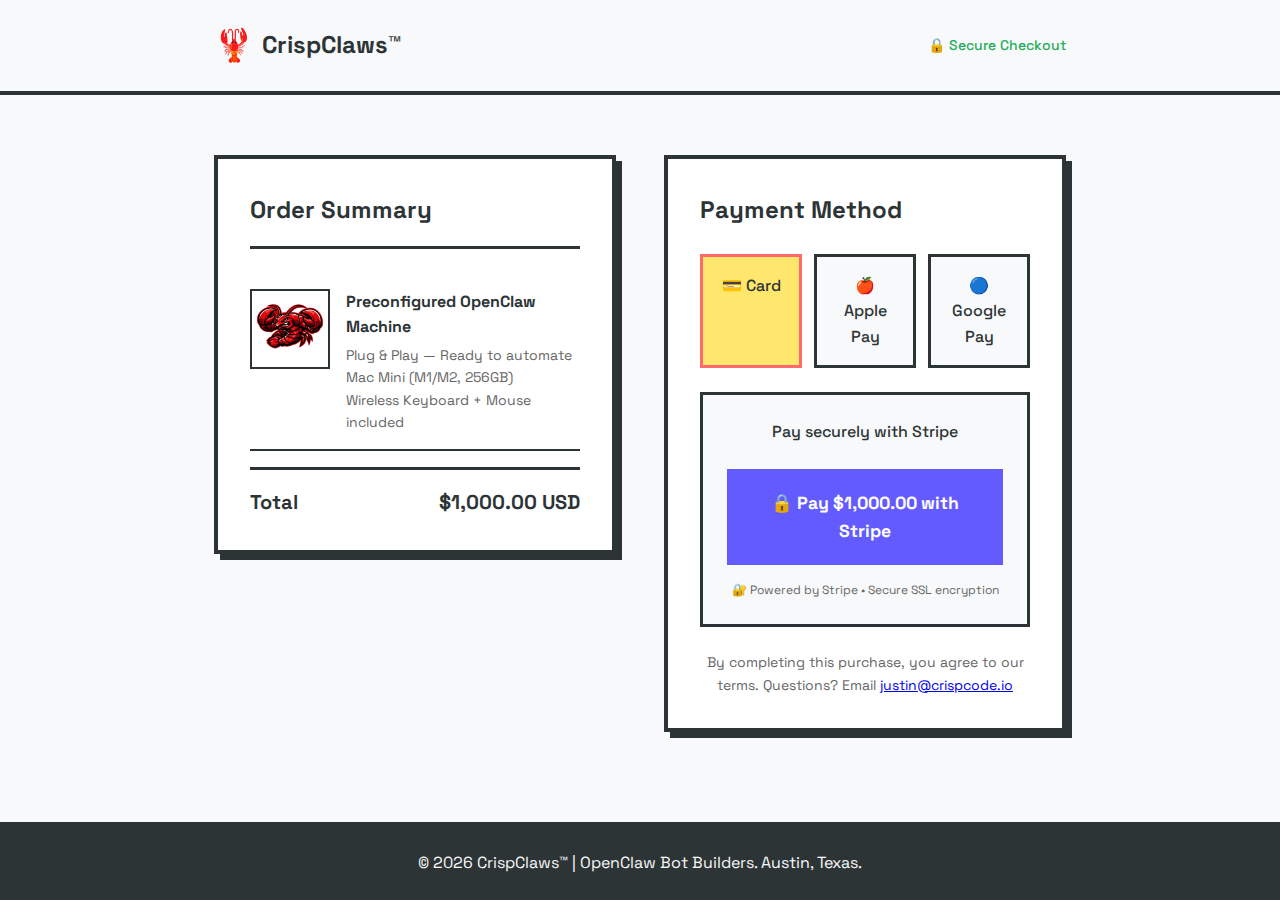
<file: checkout.html>
<!DOCTYPE html>
<html lang="en">
<head>
    <meta charset="UTF-8">
    <meta name="viewport" content="width=device-width, initial-scale=1.0">
    <title>Checkout — CrispClaws™</title>
    <link rel="preconnect" href="https://fonts.googleapis.com">
    <link rel="preconnect" href="https://fonts.gstatic.com" crossorigin>
    <link href="https://fonts.googleapis.com/css2?family=Space+Grotesk:wght@400;500;700&display=swap" rel="stylesheet">
    <style>
        * { margin: 0; padding: 0; box-sizing: border-box; }
        :root {
            --primary: #ff6b6b;
            --secondary: #4ecdc4;
            --accent: #ffe66d;
            --dark: #2d3436;
            --light: #f8f9fa;
            --border: #2d3436;
            --shadow: 6px 6px 0 #2d3436;
        }
        body {
            font-family: 'Space Grotesk', -apple-system, sans-serif;
            background: var(--light);
            color: var(--dark);
            line-height: 1.6;
            min-height: 100vh;
            display: flex;
            flex-direction: column;
        }
        .container { max-width: 900px; margin: 0 auto; padding: 0 24px; }

        /* Header */
        header {
            background: var(--light);
            border-bottom: 4px solid var(--border);
            padding: 20px 0;
        }
        header .container {
            display: flex;
            justify-content: space-between;
            align-items: center;
        }
        .logo {
            font-size: 1.5rem;
            font-weight: 700;
            text-decoration: none;
            color: var(--dark);
            display: flex;
            align-items: center;
            gap: 8px;
        }
        .logo-icon { font-size: 2rem; }
        .secure-badge {
            display: flex;
            align-items: center;
            gap: 8px;
            font-size: 0.875rem;
            color: #27ae60;
            font-weight: 500;
        }

        /* Checkout Section */
        .checkout-section {
            padding: 60px 0;
            flex: 1;
        }
        .checkout-grid {
            display: grid;
            grid-template-columns: 1fr 1fr;
            gap: 48px;
            align-items: start;
        }

        /* Order Summary */
        .order-summary {
            background: #fff;
            border: 4px solid var(--border);
            padding: 32px;
            box-shadow: var(--shadow);
        }
        .order-summary h2 {
            font-size: 1.5rem;
            margin-bottom: 24px;
            padding-bottom: 16px;
            border-bottom: 3px solid var(--border);
        }
        .order-item {
            display: flex;
            gap: 16px;
            padding: 16px 0;
            border-bottom: 2px solid var(--border);
        }
        .order-item:last-child { border-bottom: none; }
        .order-item img {
            width: 80px;
            height: 80px;
            object-fit: cover;
            border: 2px solid var(--border);
        }
        .order-item-details h3 { font-size: 1rem; margin-bottom: 4px; }
        .order-item-details p { font-size: 0.875rem; color: #666; }
        .order-total {
            display: flex;
            justify-content: space-between;
            align-items: center;
            padding-top: 16px;
            margin-top: 16px;
            border-top: 3px solid var(--border);
            font-size: 1.25rem;
            font-weight: 700;
        }

        /* Payment Form */
        .payment-form {
            background: #fff;
            border: 4px solid var(--border);
            padding: 32px;
            box-shadow: var(--shadow);
        }
        .payment-form h2 {
            font-size: 1.5rem;
            margin-bottom: 24px;
        }
        .payment-methods {
            display: flex;
            gap: 12px;
            margin-bottom: 24px;
        }
        .payment-method {
            flex: 1;
            padding: 16px;
            border: 3px solid var(--border);
            background: var(--light);
            cursor: pointer;
            text-align: center;
            font-weight: 500;
            transition: all 0.2s;
        }
        .payment-method.active {
            background: var(--accent);
            border-color: var(--primary);
        }
        .payment-method:hover {
            border-color: var(--primary);
        }
        .stripe-section {
            margin-top: 24px;
            padding: 24px;
            background: #f8f9fa;
            border: 3px solid var(--border);
            text-align: center;
        }
        .stripe-btn {
            display: inline-flex;
            align-items: center;
            justify-content: center;
            gap: 12px;
            width: 100%;
            padding: 16px 32px;
            font-size: 1.1rem;
            font-weight: 700;
            background: #635bff;
            color: #fff;
            border: 4px solid #635bff;
            cursor: pointer;
            text-decoration: none;
            transition: all 0.2s;
            margin-top: 16px;
        }
        .stripe-btn:hover {
            background: #544dcf;
            border-color: #544dcf;
            transform: translate(-2px, -2px);
            box-shadow: 4px 4px 0 var(--border);
        }
        .stripe-badge {
            display: flex;
            align-items: center;
            justify-content: center;
            gap: 8px;
            margin-top: 16px;
            font-size: 0.75rem;
            color: #666;
        }

        /* Footer */
        footer {
            background: var(--dark);
            color: var(--light);
            padding: 24px 0;
            text-align: center;
            border-top: 4px solid var(--border);
        }
        footer a { color: var(--primary); }

        @media (max-width: 768px) {
            .checkout-grid { grid-template-columns: 1fr; }
            header .container { flex-direction: column; gap: 12px; }
        }
    </style>
</head>
<body>
    <header>
        <div class="container">
            <a href="index.html" class="logo">
                <span class="logo-icon">🦞</span>
                CrispClaws™
            </a>
            <div class="secure-badge">
                🔒 Secure Checkout
            </div>
        </div>
    </header>

    <section class="checkout-section">
        <div class="container">
            <div class="checkout-grid">
                <!-- Order Summary -->
                <div class="order-summary">
                    <h2>Order Summary</h2>
                    <div class="order-item">
                        <img src="lobster-mascot.png" alt="OpenClaw Machine">
                        <div class="order-item-details">
                            <h3>Preconfigured OpenClaw Machine</h3>
                            <p>Plug & Play — Ready to automate</p>
                            <p>Mac Mini (M1/M2, 256GB)</p>
                            <p>Wireless Keyboard + Mouse included</p>
                        </div>
                    </div>
                    <div class="order-total">
                        <span>Total</span>
                        <span>$1,000.00 USD</span>
                    </div>
                </div>

                <!-- Payment Options -->
                <div class="payment-form">
                    <h2>Payment Method</h2>
                    
                    <div class="payment-methods">
                        <div class="payment-method active" onclick="selectMethod('card')">
                            💳 Card
                        </div>
                        <div class="payment-method" onclick="selectMethod('apple')">
                            🍎 Apple Pay
                        </div>
                        <div class="payment-method" onclick="selectMethod('google')">
                            🔵 Google Pay
                        </div>
                    </div>

                    <div class="stripe-section">
                        <p style="margin-bottom: 8px; font-weight: 500;">Pay securely with Stripe</p>
                        <!-- Replace with your Stripe Checkout URL -->
                        <a href="https://buy.stripe.com/YOUR_STRIPE_CHECKOUT_URL" class="stripe-btn" target="_blank" rel="noopener">
                            🔒 Pay $1,000.00 with Stripe
                        </a>
                        <div class="stripe-badge">
                            🔐 Powered by Stripe • Secure SSL encryption
                        </div>
                    </div>

                    <p style="margin-top: 24px; font-size: 0.875rem; color: #666; text-align: center;">
                        By completing this purchase, you agree to our terms.
                        Questions? Email <a href="mailto:justin@crispcode.io">justin@crispcode.io</a>
                    </p>
                </div>
            </div>
        </div>
    </section>

    <footer>
        <div class="container">
            <p>&copy; 2026 CrispClaws™ | OpenClaw Bot Builders. Austin, Texas.</p>
        </div>
    </footer>

    <script>
        function selectMethod(method) {
            document.querySelectorAll('.payment-method').forEach(el => {
                el.classList.remove('active');
            });
            event.target.classList.add('active');
        }
    </script>
</body>
</html>
</file>
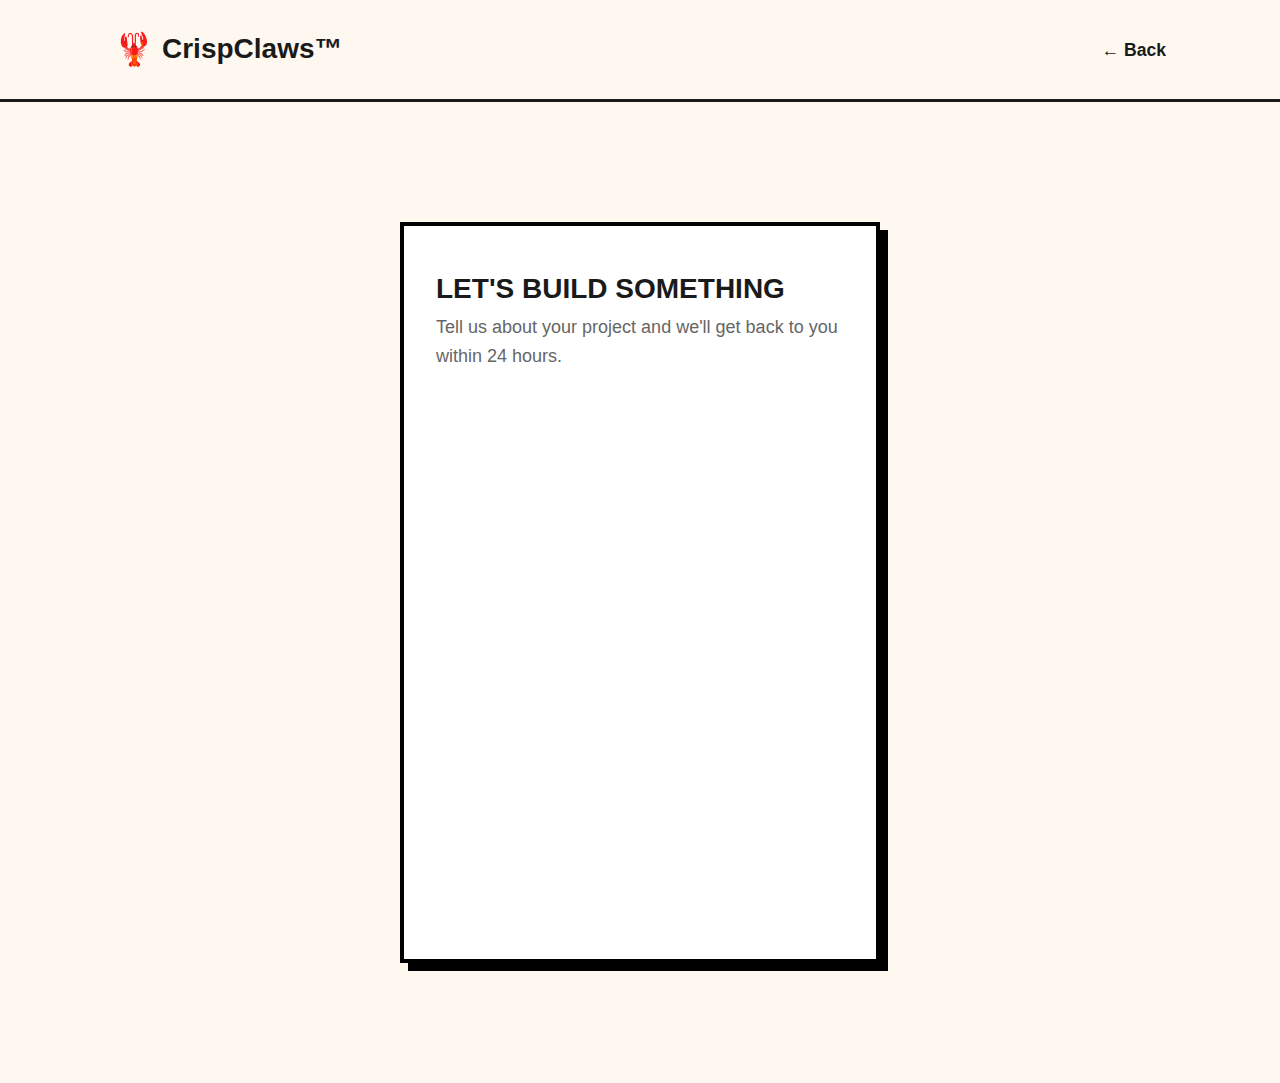
<file: 5/lead-form.html>
<!DOCTYPE html>
<html lang="en">
<head>
    <meta charset="UTF-8">
    <meta name="viewport" content="width=device-width, initial-scale=1.0">
    <title>Get Started | CrispClaws™</title>
    <link rel="stylesheet" href="styles.css">
    <style>
        .form-container {
            max-width: 480px;
            margin: 0 auto;
            padding: 48px 32px;
            background: #fff;
            border: 4px solid #000;
            box-shadow: 8px 8px 0 #000;
        }
        .form-title {
            font-size: 1.75rem;
            font-weight: 800;
            margin-bottom: 8px;
            text-transform: uppercase;
        }
        .form-subtitle {
            color: #666;
            margin-bottom: 32px;
        }
        .form-group {
            margin-bottom: 20px;
        }
        .form-label {
            display: block;
            font-weight: 600;
            margin-bottom: 8px;
            font-size: 0.875rem;
            text-transform: uppercase;
            letter-spacing: 0.05em;
        }
        .form-input {
            width: 100%;
            padding: 14px 16px;
            border: 3px solid #000;
            font-size: 1rem;
            border-radius: 0;
            background: #fff;
            transition: all 0.2s;
        }
        .form-input:focus {
            outline: none;
            border-color: #ff6b6b;
            box-shadow: 4px 4px 0 #ff6b6b;
        }
        .submit-btn {
            width: 100%;
            padding: 16px 24px;
            background: #000;
            color: #fff;
            font-size: 1rem;
            font-weight: 700;
            text-transform: uppercase;
            border: none;
            cursor: pointer;
            transition: all 0.2s;
        }
        .submit-btn:hover {
            background: #ff6b6b;
            box-shadow: 4px 4px 0 #000;
            transform: translate(-2px, -2px);
        }
        .privacy-note {
            font-size: 0.75rem;
            color: #888;
            margin-top: 16px;
            text-align: center;
        }
        .success-message {
            display: none;
            text-align: center;
            padding: 32px;
        }
        .success-icon {
            font-size: 4rem;
            margin-bottom: 16px;
        }
    </style>
</head>
<body>
    <nav class="navbar">
        <div class="container">
            <a href="#" class="logo">
                <span class="logo-emoji">🦞</span>
                CrispClaws™
            </a>
            <div class="nav-links">
                <a href="index.html">← Back</a>
            </div>
        </div>
    </nav>

    <section class="hero" style="min-height: 100vh; padding-top: 120px;">
        <div class="container">
            <div class="form-container" id="formSection">
                <h1 class="form-title">Let's Build Something</h1>
                <p class="form-subtitle">Tell us about your project and we'll get back to you within 24 hours.</p>
                
                <!-- Replace with your Google Form embed URL -->
                <iframe src="https://docs.google.com/forms/d/e/YOUR_FORM_ID/viewform?embedded=true" 
                        width="100%" 
                        height="500" 
                        frameborder="0" 
                        marginheight="0" 
                        marginwidth="0">
                    Loading...
                </iframe>
            </div>
            
            <div class="success-message" id="successSection">
                <div class="success-icon">✨</div>
                <h2>Thanks for reaching out!</h2>
                <p>We've received your info and will be in touch soon.</p>
                <p style="margin-top: 16px; color: #ff6b6b;">Check your email for a confirmation.</p>
            </div>
        </div>
    </section>
</body>
</html>
</file>
<file: 2/styles.css>
/* ==========================================
   Design 2: Bold/Dark Mode
   ========================================== */

*, *::before, *::after {
    margin: 0;
    padding: 0;
    box-sizing: border-box;
}

:root {
    --primary: #00f0ff;
    --primary-hover: #00c8d4;
    --primary-dim: rgba(0, 240, 255, 0.1);
    --secondary: #ff006e;
    --accent: #8338ec;
    --bg: #0a0a0f;
    --bg-secondary: #12121a;
    --bg-tertiary: #1a1a24;
    --bg-card: #14141f;
    --text: #e4e4e7;
    --text-muted: #a1a1aa;
    --text-dim: #71717a;
    --border: #27272a;
    --border-light: #3f3f46;
    --shadow: 0 0 0 1px rgba(0, 0, 0, 0.3);
    --shadow-glow: 0 0 30px rgba(0, 240, 255, 0.3);
    --radius: 4px;
    --radius-lg: 8px;
    --transition: 200ms cubic-bezier(0.4, 0, 0.2, 1);
}

html {
    scroll-behavior: smooth;
}

body {
    font-family: 'Space Grotesk', -apple-system, BlinkMacSystemFont, 'Segoe UI', Roboto, sans-serif;
    font-size: 16px;
    line-height: 1.6;
    color: var(--text);
    background: var(--bg);
    -webkit-font-smoothing: antialiased;
    overflow-x: hidden;
}

.noise-overlay {
    position: fixed;
    inset: 0;
    background: url("data:image/svg+xml,%3Csvg viewBox='0 0 256 256' xmlns='http://www.w3.org/2000/svg'%3E%3Cfilter id='noise'%3E%3CfeTurbulence type='fractalNoise' baseFrequency='0.9' numOctaves='4' stitchTiles='stitch'/%3E%3C/filter%3E%3Crect width='100%25' height='100%25' filter='url(%23noise)' opacity='0.03'/%3E%3C/svg%3E");
    pointer-events: none;
    z-index: 9999;
}

.container {
    max-width: 1200px;
    margin: 0 auto;
    padding: 0 24px;
}

a {
    text-decoration: none;
    color: inherit;
}

/* Typography */
h1, h2, h3 {
    font-weight: 700;
    line-height: 1.2;
    letter-spacing: -0.02em;
}

h1 {
    font-size: clamp(2.5rem, 5vw, 4rem);
}

h2 {
    font-size: clamp(2rem, 4vw, 2.75rem);
}

h3 {
    font-size: 1.25rem;
    letter-spacing: 0;
}

p {
    color: var(--text-muted);
    line-height: 1.7;
}

/* Buttons */
.btn {
    display: inline-flex;
    align-items: center;
    justify-content: center;
    gap: 10px;
    padding: 14px 28px;
    font-size: 1rem;
    font-weight: 600;
    border-radius: var(--radius);
    text-decoration: none;
    transition: all var(--transition);
    cursor: pointer;
    border: none;
    font-family: inherit;
    text-transform: uppercase;
    letter-spacing: 0.05em;
}

.btn-primary {
    background: var(--primary);
    color: var(--bg);
}

.btn-primary:hover {
    background: var(--primary-hover);
    box-shadow: var(--shadow-glow);
    transform: translateY(-2px);
}

.btn-secondary {
    background: transparent;
    color: var(--text);
    border: 1px solid var(--border-light);
}

.btn-secondary:hover {
    background: var(--bg-tertiary);
    border-color: var(--primary);
    color: var(--primary);
}

.btn-block {
    width: 100%;
}

/* Navigation */
.navbar {
    position: fixed;
    top: 0;
    left: 0;
    right: 0;
    background: rgba(10, 10, 15, 0.8);
    backdrop-filter: blur(20px);
    border-bottom: 1px solid var(--border);
    z-index: 1000;
    padding: 20px 0;
}

.navbar .container {
    display: flex;
    align-items: center;
    justify-content: space-between;
}

.logo {
    display: flex;
    align-items: center;
    gap: 12px;
    font-size: 1.5rem;
    font-weight: 700;
    color: var(--text);
    letter-spacing: -0.02em;
}

.logo-glow {
    width: 12px;
    height: 12px;
    background: var(--primary);
    border-radius: 50%;
    box-shadow: 0 0 20px var(--primary), 0 0 40px var(--primary);
    animation: pulse 2s ease-in-out infinite;
}

@keyframes pulse {
    0%, 100% { opacity: 1; transform: scale(1); }
    50% { opacity: 0.7; transform: scale(1.1); }
}

.nav-links {
    display: flex;
    align-items: center;
    gap: 40px;
}

.nav-links a:not(.btn) {
    color: var(--text-muted);
    font-weight: 500;
    font-size: 0.9375rem;
    text-transform: uppercase;
    letter-spacing: 0.05em;
    transition: color var(--transition);
}

.nav-links a:not(.btn):hover {
    color: var(--primary);
}

/* Hero Section */
.hero {
    position: relative;
    padding: 200px 0 120px;
    overflow: hidden;
}

.hero-grid {
    position: absolute;
    inset: 0;
    background-image: 
        linear-gradient(var(--border) 1px, transparent 1px),
        linear-gradient(90deg, var(--border) 1px, transparent 1px);
    background-size: 60px 60px;
    opacity: 0.15;
    mask-image: radial-gradient(ellipse at center, black 0%, transparent 70%);
}

.hero-content {
    position: relative;
    max-width: 800px;
    margin: 0 auto;
    text-align: center;
}

.hero-badge {
    display: inline-flex;
    align-items: center;
    gap: 10px;
    padding: 10px 20px;
    background: var(--bg-tertiary);
    border: 1px solid var(--border);
    border-radius: var(--radius);
    font-size: 0.8125rem;
    font-weight: 600;
    text-transform: uppercase;
    letter-spacing: 0.1em;
    color: var(--text-muted);
    margin-bottom: 40px;
}

.badge-pulse {
    width: 8px;
    height: 8px;
    background: var(--primary);
    border-radius: 50%;
    animation: blink 2s ease-in-out infinite;
}

@keyframes blink {
    0%, 100% { opacity: 1; box-shadow: 0 0 10px var(--primary); }
    50% { opacity: 0.3; box-shadow: none; }
}

.hero h1 {
    margin-bottom: 28px;
    color: var(--text);
}

.gradient-text {
    background: linear-gradient(135deg, var(--primary) 0%, var(--secondary) 50%, var(--accent) 100%);
    -webkit-background-clip: text;
    -webkit-text-fill-color: transparent;
    background-clip: text;
}

.hero-subtitle {
    font-size: 1.25rem;
    max-width: 640px;
    margin: 0 auto 48px;
    color: var(--text-muted);
}

.hero-buttons {
    display: flex;
    gap: 16px;
    justify-content: center;
    margin-bottom: 48px;
}

.trust-badges {
    display: flex;
    justify-content: center;
}

.trust-badge {
    display: flex;
    align-items: center;
    gap: 12px;
    color: var(--text-dim);
    font-size: 0.875rem;
    text-transform: uppercase;
    letter-spacing: 0.05em;
}

.trust-icon {
    color: var(--primary);
}

/* Section Headers */
.section-header {
    text-align: center;
    margin-bottom: 80px;
}

.section-tag {
    display: inline-block;
    padding: 8px 16px;
    background: var(--bg-tertiary);
    border: 1px solid var(--border);
    font-size: 0.75rem;
    font-weight: 700;
    text-transform: uppercase;
    letter-spacing: 0.15em;
    color: var(--primary);
    margin-bottom: 20px;
}

.section-title {
    margin-bottom: 16px;
    color: var(--text);
}

.section-subtitle {
    font-size: 1.125rem;
    color: var(--text-muted);
}

/* Problems Section */
.problems {
    padding: 120px 0;
    background: var(--bg-secondary);
}

.problems-grid {
    display: grid;
    grid-template-columns: repeat(auto-fit, minmax(320px, 1fr));
    gap: 24px;
}

.problem-card {
    position: relative;
    padding: 40px;
    background: var(--bg-card);
    border: 1px solid var(--border);
    transition: all var(--transition);
    overflow: hidden;
}

.problem-card::before {
    content: '';
    position: absolute;
    top: 0;
    left: 0;
    right: 0;
    height: 1px;
    background: linear-gradient(90deg, transparent, var(--primary), transparent);
    opacity: 0;
    transition: opacity var(--transition);
}

.problem-card:hover {
    border-color: var(--border-light);
    transform: translateY(-4px);
}

.problem-card:hover::before {
    opacity: 1;
}

.problem-glow {
    position: absolute;
    top: -50%;
    right: -50%;
    width: 100%;
    height: 100%;
    background: radial-gradient(circle, var(--primary-dim) 0%, transparent 70%);
    opacity: 0;
    transition: opacity var(--transition);
}

.problem-card:hover .problem-glow {
    opacity: 1;
}

.problem-icon {
    font-size: 2.5rem;
    margin-bottom: 24px;
    display: block;
}

.problem-card h3 {
    margin-bottom: 12px;
    color: var(--text);
}

.problem-card p {
    font-size: 0.9375rem;
}

.card-border {
    position: absolute;
    inset: 0;
    border-radius: inherit;
    pointer-events: none;
    border: 1px solid transparent;
    transition: border-color var(--transition);
}

/* Services Section */
.services {
    padding: 120px 0;
    background: var(--bg);
}

.services-grid {
    display: grid;
    grid-template-columns: repeat(auto-fit, minmax(280px, 1fr));
    gap: 24px;
}

.service-card {
    position: relative;
    padding: 40px;
    background: var(--bg-tertiary);
    border: 1px solid var(--border);
    transition: all var(--transition);
}

.service-card:hover {
    border-color: var(--primary);
    background: var(--bg-card);
}

.service-marker {
    position: absolute;
    top: 24px;
    right: 24px;
    font-size: 0.75rem;
    font-weight: 700;
    color: var(--border-light);
    font-family: monospace;
}

.service-icon {
    font-size: 2.5rem;
    margin-bottom: 24px;
    display: block;
}

.service-card h3 {
    margin-bottom: 12px;
    color: var(--text);
}

.service-card p {
    font-size: 0.9375rem;
}

/* Process Section */
.process {
    padding: 120px 0;
    background: var(--bg-secondary);
}

.process-steps {
    display: grid;
    grid-template-columns: repeat(3, 1fr);
    gap: 32px;
}

.step {
    position: relative;
    padding: 32px;
    background: var(--bg-card);
    border: 1px solid var(--border);
}

.step-marker {
    display: inline-block;
    padding: 6px 12px;
    background: var(--primary-dim);
    border: 1px solid var(--primary);
    font-size: 0.75rem;
    font-weight: 700;
    color: var(--primary);
    margin-bottom: 20px;
    font-family: monospace;
}

.step h3 {
    margin-bottom: 12px;
    color: var(--text);
}

.step p {
    font-size: 0.9375rem;
}

/* Pricing Section */
.pricing {
    padding: 120px 0;
    background: var(--bg);
}

.pricing-wrapper {
    max-width: 480px;
    margin: 0 auto;
}

.pricing-card {
    position: relative;
    background: var(--bg-card);
    border: 1px solid var(--border);
    padding: 48px 40px;
    overflow: hidden;
}

.pricing-corner {
    position: absolute;
    top: 0;
    right: 0;
    width: 100px;
    height: 100px;
    background: linear-gradient(135deg, transparent 50%, var(--primary-dim) 50%);
}

.pricing-header {
    text-align: center;
    margin-bottom: 40px;
    padding-bottom: 32px;
    border-bottom: 1px solid var(--border);
}

.pricing-tag {
    display: inline-block;
    padding: 8px 16px;
    background: var(--primary-dim);
    border: 1px solid var(--primary);
    font-size: 0.75rem;
    font-weight: 700;
    text-transform: uppercase;
    letter-spacing: 0.1em;
    color: var(--primary);
    margin-bottom: 20px;
}

.price {
    display: flex;
    align-items: baseline;
    justify-content: center;
    gap: 4px;
}

.currency {
    font-size: 1.5rem;
    font-weight: 600;
    color: var(--text-muted);
}

.amount {
    font-size: 4rem;
    font-weight: 700;
    color: var(--text);
    line-height: 1;
    letter-spacing: -0.02em;
}

.period {
    font-size: 1rem;
    color: var(--text-dim);
}

.pricing-features {
    list-style: none;
    margin-bottom: 32px;
}

.pricing-features li {
    display: flex;
    align-items: center;
    gap: 12px;
    padding: 14px 0;
    color: var(--text);
    font-size: 0.9375rem;
    border-bottom: 1px solid var(--border);
}

.pricing-features li:last-child {
    border-bottom: none;
}

.check {
    color: var(--primary);
    font-weight: 700;
}

.pricing-note {
    margin-top: 24px;
    font-size: 0.8125rem;
    color: var(--text-dim);
    text-align: center;
    font-style: italic;
}

/* Guarantee Section */
.guarantee {
    padding: 100px 0;
    background: var(--bg-tertiary);
    border-top: 1px solid var(--border);
    border-bottom: 1px solid var(--border);
}

.guarantee-content {
    max-width: 900px;
    margin: 0 auto;
    text-align: center;
}

.guarantee h2 {
    color: var(--text);
    margin-bottom: 48px;
    font-size: 2rem;
}

.guarantee-grid {
    display: grid;
    grid-template-columns: repeat(2, 1fr);
    gap: 24px;
}

.guarantee-item {
    display: flex;
    align-items: center;
    justify-content: center;
    gap: 16px;
    padding: 28px;
    background: var(--bg-card);
    border: 1px solid var(--border);
    font-size: 1.0625rem;
    font-weight: 600;
    color: var(--text);
    text-transform: uppercase;
    letter-spacing: 0.05em;
}

.guarantee-icon {
    color: var(--primary);
    font-size: 1.25rem;
}

/* Contact Section */
.contact {
    padding: 120px 0;
    background: var(--bg-secondary);
}

.contact-wrapper {
    max-width: 600px;
    margin: 0 auto;
}

.contact-content {
    text-align: center;
}

.contact-content .section-tag {
    margin-bottom: 16px;
}

.contact-content .section-subtitle {
    margin-bottom: 48px;
}

.contact-links {
    display: flex;
    flex-direction: column;
    gap: 16px;
    margin-bottom: 32px;
}

.contact-link {
    display: flex;
    align-items: center;
    justify-content: center;
    gap: 16px;
    padding: 24px;
    background: var(--bg-card);
    border: 1px solid var(--border);
    font-size: 1.0625rem;
    font-weight: 600;
    color: var(--text);
    transition: all var(--transition);
}

.contact-link:hover {
    border-color: var(--primary);
    color: var(--primary);
}

.contact-icon {
    color: var(--primary);
    font-size: 1.25rem;
}

.contact-note {
    font-size: 0.875rem;
    color: var(--text-dim);
    text-transform: uppercase;
    letter-spacing: 0.05em;
}

/* Footer */
.footer {
    padding: 60px 0 32px;
    background: var(--bg);
}

.footer-line {
    height: 1px;
    background: linear-gradient(90deg, transparent, var(--border), transparent);
    margin-bottom: 40px;
}

.footer-content {
    display: flex;
    align-items: flex-start;
    justify-content: space-between;
    margin-bottom: 40px;
}

.footer-brand .logo {
    font-size: 1.25rem;
    margin-bottom: 12px;
    display: block;
}

.footer-brand p {
    font-size: 0.9375rem;
    max-width: 280px;
}

.footer-links {
    display: flex;
    gap: 32px;
}

.footer-links a {
    color: var(--text-muted);
    font-weight: 500;
    font-size: 0.9375rem;
    text-transform: uppercase;
    letter-spacing: 0.05em;
    transition: color var(--transition);
}

.footer-links a:hover {
    color: var(--primary);
}

.footer-bottom {
    text-align: center;
    padding-top: 32px;
    border-top: 1px solid var(--border);
}

.footer-bottom p {
    font-size: 0.8125rem;
    color: var(--text-dim);
    text-transform: uppercase;
    letter-spacing: 0.05em;
}

/* Responsive */
@media (max-width: 1024px) {
    .process-steps {
        grid-template-columns: 1fr;
    }
}

@media (max-width: 768px) {
    .nav-links {
        display: none;
    }
    
    .hero {
        padding: 160px 0 80px;
    }
    
    .hero-buttons {
        flex-direction: column;
        align-items: center;
    }
    
    section {
        padding: 80px 0;
    }
    
    .pricing-card {
        padding: 32px 24px;
    }
    
    .amount {
        font-size: 3rem;
    }
    
    .guarantee-grid {
        grid-template-columns: 1fr;
    }
    
    .footer-content {
        flex-direction: column;
        gap: 32px;
        text-align: center;
    }
    
    .footer-brand p {
        max-width: none;
    }
    
    .footer-links {
        justify-content: center;
    }
}

@media (max-width: 480px) {
    .container {
        padding: 0 16px;
    }
    
    h1 {
        font-size: 2rem;
    }
    
    h2 {
        font-size: 1.5rem;
    }
    
    .hero-subtitle {
        font-size: 1.125rem;
    }
    
    .btn {
        padding: 12px 24px;
    }
    
    .problem-card,
    .service-card {
        padding: 28px;
    }
}
</file>
<file: 3/styles.css>
/* ==========================================
   Design 3: Minimalist/Typography-focused
   ========================================== */

*, *::before, *::after {
    margin: 0;
    padding: 0;
    box-sizing: border-box;
}

:root {
    --bg: #fafafa;
    --bg-secondary: #ffffff;
    --text: #111111;
    --text-muted: #666666;
    --text-light: #999999;
    --border: #e5e5e5;
    --accent: #111111;
    --transition: 0.3s cubic-bezier(0.4, 0, 0.2, 1);
}

html {
    scroll-behavior: smooth;
}

body {
    font-family: 'Inter', -apple-system, BlinkMacSystemFont, 'Segoe UI', Roboto, sans-serif;
    font-size: 16px;
    line-height: 1.6;
    color: var(--text);
    background: var(--bg);
    -webkit-font-smoothing: antialiased;
    font-weight: 400;
}

.container {
    max-width: 1000px;
    margin: 0 auto;
    padding: 0 32px;
}

a {
    text-decoration: none;
    color: inherit;
    transition: opacity var(--transition);
}

a:hover {
    opacity: 0.6;
}

/* Typography */
h1, h2, h3 {
    font-weight: 700;
    line-height: 1.1;
    letter-spacing: -0.03em;
}

h1 {
    font-size: clamp(2.5rem, 5vw, 4.5rem);
    margin-bottom: 32px;
}

h2 {
    font-size: clamp(2rem, 4vw, 3rem);
    letter-spacing: -0.02em;
}

h3 {
    font-size: 1.125rem;
    font-weight: 600;
    letter-spacing: -0.01em;
}

p {
    color: var(--text-muted);
    line-height: 1.7;
}

/* Buttons */
.btn {
    display: inline-flex;
    align-items: center;
    justify-content: center;
    padding: 16px 32px;
    font-size: 0.9375rem;
    font-weight: 500;
    border-radius: 0;
    text-decoration: none;
    transition: all var(--transition);
    cursor: pointer;
    border: none;
    font-family: inherit;
    letter-spacing: -0.01em;
}

.btn-primary {
    background: var(--accent);
    color: var(--bg);
}

.btn-primary:hover {
    opacity: 0.9;
    background: var(--accent);
}

.btn-text {
    background: transparent;
    color: var(--text);
    padding: 16px 0;
    border-bottom: 1px solid var(--border);
}

.btn-text:hover {
    border-color: var(--accent);
    opacity: 1;
}

.btn-block {
    width: 100%;
}

/* Navigation */
.navbar {
    position: fixed;
    top: 0;
    left: 0;
    right: 0;
    background: var(--bg);
    border-bottom: 1px solid var(--border);
    z-index: 1000;
    padding: 24px 0;
}

.navbar .container {
    display: flex;
    align-items: center;
    justify-content: space-between;
}

.logo {
    font-size: 1.25rem;
    font-weight: 700;
    letter-spacing: -0.02em;
}

.nav-links {
    display: flex;
    align-items: center;
    gap: 40px;
}

.nav-links a:not(.btn) {
    font-size: 0.875rem;
    font-weight: 500;
    color: var(--text-muted);
    letter-spacing: 0.01em;
    transition: color var(--transition);
}

.nav-links a:not(.btn):hover {
    color: var(--text);
    opacity: 1;
}

/* Hero Section */
.hero {
    padding: 180px 0 100px;
}

.hero h1 {
    max-width: 800px;
}

.hero-subtitle {
    font-size: 1.25rem;
    max-width: 560px;
    margin-bottom: 48px;
    color: var(--text-muted);
    font-weight: 400;
}

.hero-buttons {
    display: flex;
    gap: 32px;
    align-items: center;
    margin-bottom: 64px;
}

.trust-badge {
    font-size: 0.875rem;
    color: var(--text-light);
    font-weight: 400;
}

/* Sections */
section {
    padding: 120px 0;
}

.section-title {
    text-align: center;
    margin-bottom: 16px;
}

.section-subtitle {
    text-align: center;
    font-size: 1.125rem;
    margin-bottom: 80px;
    color: var(--text-muted);
    font-weight: 400;
}

/* Problems Section */
.problems {
    background: var(--bg-secondary);
}

.problems-grid {
    display: grid;
    grid-template-columns: repeat(3, 1fr);
    gap: 1px;
    background: var(--border);
    border: 1px solid var(--border);
}

.problem-card {
    padding: 48px;
    background: var(--bg-secondary);
    transition: background var(--transition);
}

.problem-card:hover {
    background: var(--bg);
}

.problem-card h3 {
    margin-bottom: 16px;
}

.problem-card p {
    font-size: 0.9375rem;
}

/* Services Section */
.services {
    background: var(--bg);
}

.services-grid {
    display: grid;
    grid-template-columns: repeat(2, 1fr);
    gap: 1px;
    background: var(--border);
    border: 1px solid var(--border);
}

.service-card {
    padding: 48px;
    background: var(--bg-secondary);
    transition: background var(--transition);
}

.service-card:hover {
    background: var(--bg);
}

.service-card h3 {
    margin-bottom: 16px;
}

.service-card p {
    font-size: 0.9375rem;
}

/* Process Section */
.process {
    background: var(--bg-secondary);
}

.process-steps {
    display: grid;
    grid-template-columns: repeat(3, 1fr);
    gap: 48px;
}

.step {
    text-align: left;
}

.step-num {
    display: block;
    font-size: 0.75rem;
    font-weight: 600;
    color: var(--text-light);
    margin-bottom: 24px;
    letter-spacing: 0.1em;
}

.step h3 {
    margin-bottom: 16px;
}

.step p {
    font-size: 0.9375rem;
}

/* Pricing Section */
.pricing {
    background: var(--bg);
    text-align: center;
}

.pricing-card {
    max-width: 400px;
    margin: 0 auto;
    padding: 64px 48px;
    border: 1px solid var(--border);
    background: var(--bg-secondary);
}

.pricing-card h3 {
    margin-bottom: 32px;
    font-size: 1rem;
    font-weight: 500;
    color: var(--text-muted);
}

.price {
    display: flex;
    align-items: baseline;
    justify-content: center;
    gap: 4px;
    margin-bottom: 48px;
}

.price .amount {
    font-size: 3.5rem;
    font-weight: 700;
    letter-spacing: -0.03em;
}

.price .period {
    font-size: 1rem;
    color: var(--text-muted);
}

.pricing-features {
    list-style: none;
    margin-bottom: 48px;
    text-align: left;
}

.pricing-features li {
    padding: 16px 0;
    font-size: 0.9375rem;
    border-bottom: 1px solid var(--border);
}

.pricing-features li:last-child {
    border-bottom: none;
}

.pricing-note {
    margin-top: 24px;
    font-size: 0.875rem;
    color: var(--text-light);
    font-style: italic;
}

/* Guarantee Section */
.guarantee {
    background: var(--text);
    color: var(--bg);
    padding: 100px 0;
}

.guarantee-content {
    max-width: 800px;
    margin: 0 auto;
    text-align: center;
}

.guarantee h2 {
    color: var(--bg);
    margin-bottom: 48px;
}

.guarantee-list {
    list-style: none;
    display: grid;
    grid-template-columns: repeat(2, 1fr);
    gap: 32px;
    text-align: left;
}

.guarantee-list li {
    padding: 24px 32px;
    border: 1px solid rgba(255, 255, 255, 0.2);
    font-size: 1rem;
    font-weight: 500;
    color: var(--bg);
}

/* Contact Section */
.contact {
    background: var(--bg-secondary);
    text-align: center;
}

.contact-content {
    display: flex;
    flex-direction: column;
    gap: 16px;
    align-items: center;
}

.contact-link {
    font-size: 1.5rem;
    font-weight: 600;
    letter-spacing: -0.02em;
    padding: 16px 0;
    border-bottom: 1px solid var(--border);
}

.contact-link:hover {
    border-color: var(--accent);
    opacity: 1;
}

/* Footer */
.footer {
    padding: 48px 0;
    text-align: center;
    background: var(--bg);
    border-top: 1px solid var(--border);
}

.footer p {
    font-size: 0.8125rem;
    color: var(--text-light);
}

/* Responsive */
@media (max-width: 768px) {
    .nav-links {
        display: none;
    }
    
    .hero {
        padding: 140px 0 80px;
    }
    
    .hero-buttons {
        flex-direction: column;
        align-items: flex-start;
        gap: 24px;
    }
    
    section {
        padding: 80px 0;
    }
    
    .problems-grid {
        grid-template-columns: 1fr;
    }
    
    .services-grid {
        grid-template-columns: 1fr;
    }
    
    .process-steps {
        grid-template-columns: 1fr;
        gap: 40px;
    }
    
    .pricing-card {
        padding: 48px 32px;
    }
    
    .guarantee-list {
        grid-template-columns: 1fr;
    }
    
    .contact-link {
        font-size: 1.25rem;
    }
}

@media (max-width: 480px) {
    .container {
        padding: 0 24px;
    }
    
    h1 {
        font-size: 2rem;
    }
    
    h2 {
        font-size: 1.75rem;
    }
    
    .hero-subtitle {
        font-size: 1.125rem;
    }
    
    .problem-card,
    .service-card {
        padding: 32px;
    }
}
</file>
<file: 4/styles.css>
/* ==========================================
   Design 4: Technical/Dev-focused
   ========================================== */

*, *::before, *::after {
    margin: 0;
    padding: 0;
    box-sizing: border-box;
}

:root {
    --bg: #1e1e1e;
    --bg-secondary: #252526;
    --bg-tertiary: #2d2d2d;
    --text: #d4d4d4;
    --text-muted: #858585;
    --primary: #569cd6; /* Blue */
    --secondary: #4ec9b0; /* Teal */
    --accent: #ce9178; /* Orange/Red */
    --keyword: #c586c0; /* Purple */
    --string: #ce9178;
    --border: #3c3c3c;
    --terminal-black: #000000;
    --font-mono: 'JetBrains Mono', 'Fira Code', Consolas, 'Courier New', monospace;
    --shadow: 0 4px 6px rgba(0, 0, 0, 0.3);
}

html {
    scroll-behavior: smooth;
}

body {
    font-family: var(--font-mono);
    font-size: 14px;
    line-height: 1.6;
    color: var(--text);
    background: var(--bg);
    overflow-x: hidden;
}

.terminal-window {
    min-height: 100vh;
    border: 1px solid var(--border);
    margin: 0;
    background: var(--bg);
    display: flex;
    flex-direction: column;
}

.terminal-header {
    background: var(--bg-secondary);
    border-bottom: 1px solid var(--border);
    padding: 8px 16px;
    display: flex;
    align-items: center;
    justify-content: center;
    position: relative;
    height: 40px;
}

.terminal-controls {
    position: absolute;
    left: 16px;
    display: flex;
    gap: 8px;
}

.control {
    width: 12px;
    height: 12px;
    border-radius: 50%;
}

.control.close { background: #ff5f56; }
.control.minimize { background: #ffbd2e; }
.control.maximize { background: #27c93f; }

.terminal-title {
    color: var(--text-muted);
    font-size: 0.8rem;
}

.container {
    max-width: 1000px;
    margin: 0 auto;
    padding: 0 24px;
}

a {
    text-decoration: none;
    color: var(--primary);
}

a:hover {
    text-decoration: underline;
}

/* Typography */
h1, h2, h3 {
    font-weight: 700;
    line-height: 1.4;
    color: var(--text);
}

h1 {
    font-size: clamp(2rem, 4vw, 3.5rem);
    color: var(--secondary);
}

h2 {
    font-size: 1.5rem;
    color: var(--keyword);
}

h3 {
    font-size: 1.1rem;
    color: var(--primary);
}

p {
    margin-bottom: 16px;
}

/* Navbar */
.navbar {
    border-bottom: 1px solid var(--border);
    background: var(--bg-secondary);
    position: sticky;
    top: 0;
    z-index: 100;
}

.navbar .container {
    display: flex;
    align-items: center;
    justify-content: space-between;
    height: 50px;
}

.logo {
    color: var(--secondary);
    font-weight: 700;
}

.nav-links {
    display: flex;
    gap: 24px;
}

.nav-links a {
    color: var(--text);
    font-size: 0.9rem;
}

.nav-links a:hover {
    color: var(--primary);
    text-decoration: none;
}

/* Buttons */
.btn {
    display: inline-flex;
    align-items: center;
    justify-content: center;
    padding: 8px 16px;
    font-size: 0.9rem;
    font-weight: 500;
    border: 1px solid transparent;
    cursor: pointer;
    font-family: var(--font-mono);
}

.btn-primary {
    background: var(--primary);
    color: var(--bg);
}

.btn-primary:hover {
    background: #4a8cc7;
    text-decoration: none;
}

.btn-secondary {
    border: 1px solid var(--text-muted);
    color: var(--text);
}

.btn-secondary:hover {
    border-color: var(--text);
    text-decoration: none;
}

.btn-block {
    display: flex;
    width: 100%;
    margin-top: 16px;
}

/* Hero */
.hero {
    padding: 100px 0;
    border-bottom: 1px solid var(--border);
}

.code-block {
    margin-bottom: 32px;
}

.comment {
    display: block;
    color: #6a9955;
    margin-bottom: 8px;
}

.cursor {
    display: inline-block;
    width: 10px;
    height: 1.2em;
    background: var(--text);
    animation: blink 1s step-end infinite;
    vertical-align: middle;
    margin-left: 4px;
}

@keyframes blink {
    0%, 100% { opacity: 1; }
    50% { opacity: 0; }
}

.hero-subtitle {
    font-size: 1.1rem;
    color: var(--text-muted);
    max-width: 600px;
    margin-bottom: 32px;
}

.hero-buttons {
    display: flex;
    gap: 16px;
    margin-bottom: 48px;
}

.prompt {
    color: var(--secondary);
    margin-right: 8px;
}

.trust-badge {
    color: var(--string);
}

/* Sections */
section {
    padding: 80px 0;
    border-bottom: 1px solid var(--border);
}

.section-header {
    margin-bottom: 48px;
    display: flex;
    align-items: baseline;
    gap: 16px;
}

.line-num {
    color: #6e7681;
    font-size: 0.9rem;
    user-select: none;
}

.section-subtitle {
    color: var(--comment);
    margin-bottom: 48px;
    font-style: italic;
    color: #6a9955;
}

/* Problems Grid */
.problems-grid {
    display: grid;
    grid-template-columns: repeat(auto-fit, minmax(300px, 1fr));
    gap: 24px;
}

.problem-card {
    background: var(--bg-tertiary);
    border: 1px solid var(--border);
}

.card-header {
    background: var(--bg-secondary);
    padding: 8px 12px;
    border-bottom: 1px solid var(--border);
    font-size: 0.85rem;
    color: var(--text-muted);
}

.card-body {
    padding: 24px;
}

.icon {
    display: inline-block;
    padding: 2px 6px;
    font-size: 0.75rem;
    border-radius: 2px;
    margin-bottom: 12px;
}

.problem-card:nth-child(1) .icon { background: #cca700; color: black; }
.problem-card:nth-child(2) .icon { background: #ce9178; color: black; }
.problem-card:nth-child(3) .icon { background: #f44747; color: white; }

/* Services Grid */
.services-grid {
    display: grid;
    grid-template-columns: repeat(auto-fit, minmax(280px, 1fr));
    gap: 24px;
}

.service-card {
    border: 1px dashed var(--border);
    padding: 24px;
    transition: border-color 0.2s;
}

.service-card:hover {
    border-color: var(--primary);
    border-style: solid;
}

.service-icon {
    color: var(--secondary);
    margin-bottom: 16px;
}

/* Process Steps */
.process-steps {
    display: flex;
    flex-direction: column;
    gap: 24px;
    border-left: 2px solid var(--border);
    padding-left: 24px;
}

.step {
    display: flex;
    gap: 16px;
}

.step-arrow {
    color: var(--primary);
}

/* Pricing */
.pricing-card {
    background: var(--bg-secondary);
    border: 1px solid var(--border);
    padding: 32px;
    max-width: 500px;
    margin: 0 auto;
}

.json-display {
    color: var(--text);
    margin-bottom: 24px;
    white-space: pre-wrap;
}

.pricing-note {
    margin-top: 16px;
    font-size: 0.85rem;
    color: #6a9955;
    text-align: center;
}

/* Guarantee */
.guarantee-list {
    list-style: none;
    margin-top: 32px;
}

.guarantee-list li {
    margin-bottom: 8px;
    color: var(--secondary);
}

/* Contact */
.contact-terminal {
    background: var(--terminal-black);
    border: 1px solid var(--border);
    padding: 24px;
    font-family: var(--font-mono);
}

.contact-line {
    margin-bottom: 8px;
}

.contact-line a {
    color: var(--text);
    text-decoration: underline;
}

/* Footer */
.footer {
    padding: 32px 0;
    text-align: center;
    border-top: 1px solid var(--border);
    background: var(--bg-secondary);
    margin-top: auto;
}

.footer p {
    color: var(--text-muted);
    font-size: 0.85rem;
    margin: 0;
}

@media (max-width: 768px) {
    .nav-links {
        display: none;
    }
    
    .hero-buttons {
        flex-direction: column;
    }
    
    .pricing-card {
        padding: 16px;
    }
    
    h1 {
        font-size: 2rem;
    }
}
</file>
<file: 5/styles.css>
/* ==========================================
   Design 5: Creative/Playful
   ========================================== */

*, *::before, *::after {
    margin: 0;
    padding: 0;
    box-sizing: border-box;
}

:root {
    --black: #1a1a1a;
    --white: #ffffff;
    --bg: #fff8f0;
    --bg-alt: #ffffff;
    --primary: #ff6b6b;   /* Coral Red */
    --secondary: #4ecdc4; /* Teal */
    --accent: #ffe66d;    /* Yellow */
    --accent-2: #6c5ce7;  /* Purple */
    --border: 3px solid var(--black);
    --shadow: 4px 4px 0px var(--black);
    --shadow-hover: 2px 2px 0px var(--black);
    --radius: 12px;
    --font-main: 'Outfit', sans-serif;
}

html {
    scroll-behavior: smooth;
}

body {
    font-family: var(--font-main);
    font-size: 18px;
    line-height: 1.6;
    color: var(--black);
    background: var(--bg);
}

.container {
    max-width: 1100px;
    margin: 0 auto;
    padding: 0 24px;
}

a {
    text-decoration: none;
    color: inherit;
}

/* Typography */
h1, h2, h3 {
    font-weight: 900;
    line-height: 1.1;
    color: var(--black);
}

h1 {
    font-size: clamp(3rem, 6vw, 5rem);
    margin-bottom: 24px;
}

h2 {
    font-size: clamp(2rem, 4vw, 3.5rem);
}

h3 {
    font-size: 1.5rem;
}

p {
    font-weight: 500;
}

/* Navbar */
.navbar {
    padding: 24px 0;
    background: var(--bg);
    position: sticky;
    top: 0;
    z-index: 1000;
    border-bottom: var(--border);
}

.navbar .container {
    display: flex;
    align-items: center;
    justify-content: space-between;
}

.logo {
    font-size: 1.75rem;
    font-weight: 900;
    display: flex;
    align-items: center;
    gap: 8px;
}

.logo-emoji {
    font-size: 2rem;
}

.nav-links {
    display: flex;
    align-items: center;
    gap: 32px;
}

.nav-links a:not(.btn) {
    font-weight: 700;
    font-size: 1.1rem;
    position: relative;
}

.nav-links a:not(.btn)::after {
    content: '';
    position: absolute;
    bottom: -4px;
    left: 0;
    width: 100%;
    height: 3px;
    background: var(--black);
    transform: scaleX(0);
    transform-origin: right;
    transition: transform 0.3s ease;
}

.nav-links a:not(.btn):hover::after {
    transform: scaleX(1);
    transform-origin: left;
}

/* Buttons */
.btn {
    display: inline-flex;
    align-items: center;
    justify-content: center;
    padding: 16px 32px;
    font-size: 1.1rem;
    font-weight: 700;
    border: var(--border);
    border-radius: var(--radius);
    cursor: pointer;
    transition: all 0.2s;
    box-shadow: var(--shadow);
}

.btn:hover {
    transform: translate(2px, 2px);
    box-shadow: var(--shadow-hover);
}

.btn:active {
    transform: translate(4px, 4px);
    box-shadow: none;
}

.btn-primary {
    background: var(--primary);
    color: var(--white);
}

.btn-secondary {
    background: var(--white);
    color: var(--black);
}

.btn-black {
    background: var(--black);
    color: var(--white);
}

.btn-white {
    background: var(--white);
    color: var(--black);
}

.btn-block {
    width: 100%;
}

/* Hero */
.hero {
    padding: 120px 0;
    position: relative;
    overflow: hidden;
}

.hero-shapes .shape {
    position: absolute;
    border: var(--border);
    z-index: -1;
}

.shape-1 {
    width: 100px;
    height: 100px;
    background: var(--accent);
    border-radius: 50%;
    top: 10%;
    left: 5%;
    box-shadow: var(--shadow);
}

.shape-2 {
    width: 150px;
    height: 150px;
    background: var(--secondary);
    border-radius: var(--radius);
    bottom: 15%;
    right: 5%;
    transform: rotate(15deg);
    box-shadow: var(--shadow);
}

.shape-3 {
    width: 80px;
    height: 80px;
    background: var(--accent-2);
    top: 20%;
    right: 15%;
    transform: rotate(-20deg);
    box-shadow: var(--shadow);
}

.hero-content {
    text-align: center;
    max-width: 800px;
    margin: 0 auto;
}

.highlight {
    background: var(--accent);
    padding: 0 10px;
    box-decoration-break: clone;
    -webkit-box-decoration-break: clone;
}

.hero-subtitle {
    font-size: 1.25rem;
    margin-bottom: 48px;
    max-width: 600px;
    margin-left: auto;
    margin-right: auto;
}

.hero-buttons {
    display: flex;
    gap: 24px;
    justify-content: center;
    margin-bottom: 64px;
}

.trust-pill {
    display: inline-block;
    padding: 12px 24px;
    background: var(--white);
    border: var(--border);
    border-radius: 100px;
    font-size: 1rem;
    font-weight: 500;
}

/* Section Common */
section {
    padding: 100px 0;
}

.section-badge {
    display: inline-block;
    padding: 8px 24px;
    background: var(--black);
    color: var(--white);
    font-weight: 700;
    border-radius: 100px;
    margin-bottom: 24px;
    text-transform: uppercase;
    letter-spacing: 1px;
}

.section-badge-alt {
    background: var(--accent-2);
}

.section-title {
    text-align: center;
    margin-bottom: 16px;
}

.section-subtitle {
    text-align: center;
    font-size: 1.25rem;
    margin-bottom: 80px;
}

/* Problems */
.problems {
    background: var(--white);
    border-top: var(--border);
    border-bottom: var(--border);
}

.problems-grid {
    display: grid;
    grid-template-columns: repeat(auto-fit, minmax(300px, 1fr));
    gap: 40px;
}

.problem-card {
    background: var(--bg);
    border: var(--border);
    border-radius: var(--radius);
    padding: 40px;
    transition: transform 0.3s;
}

.rotate-left { transform: rotate(-2deg); }
.rotate-right { transform: rotate(2deg); }

.problem-card:hover {
    transform: rotate(0) scale(1.05);
    z-index: 2;
}

.card-icon {
    font-size: 3rem;
    margin-bottom: 24px;
}

/* Services */
.services-grid {
    display: grid;
    grid-template-columns: repeat(auto-fit, minmax(280px, 1fr));
    gap: 32px;
}

.service-card {
    background: var(--white);
    border: var(--border);
    border-radius: var(--radius);
    padding: 40px;
    box-shadow: var(--shadow);
    transition: all 0.3s;
}

.service-card:hover {
    transform: translate(-4px, -4px);
    box-shadow: 8px 8px 0px var(--black);
}

.color-1 { border-top: 10px solid var(--primary); }
.color-2 { border-top: 10px solid var(--secondary); }
.color-3 { border-top: 10px solid var(--accent); }
.color-4 { border-top: 10px solid var(--accent-2); }

.service-icon {
    font-size: 3rem;
    margin-bottom: 24px;
}

/* Process */
.process {
    background: var(--bg);
}

.process-steps {
    display: flex;
    align-items: flex-start;
    justify-content: space-between;
    gap: 24px;
}

.step {
    flex: 1;
    text-align: center;
    background: var(--white);
    border: var(--border);
    border-radius: var(--radius);
    padding: 40px 24px;
    position: relative;
}

.step-num {
    width: 60px;
    height: 60px;
    background: var(--black);
    color: var(--white);
    font-size: 1.5rem;
    font-weight: 900;
    border-radius: 50%;
    display: flex;
    align-items: center;
    justify-content: center;
    position: absolute;
    top: -30px;
    left: 50%;
    transform: translateX(-50%);
}

.arrow {
    font-size: 2rem;
    margin-top: 60px;
    color: var(--black);
    font-weight: 900;
}

/* Pricing */
.pricing {
    padding-top: 40px;
}

.pricing-card {
    max-width: 500px;
    margin: 0 auto;
    border: var(--border);
    border-radius: var(--radius);
    overflow: hidden;
    box-shadow: var(--shadow);
}

.pricing-header {
    background: var(--accent);
    padding: 40px;
    text-align: center;
    border-bottom: var(--border);
}

.pricing-header h3 {
    margin-bottom: 16px;
    font-size: 1.25rem;
    text-transform: uppercase;
    letter-spacing: 1px;
}

.price {
    display: flex;
    align-items: baseline;
    justify-content: center;
    gap: 4px;
}

.amount {
    font-size: 4rem;
    font-weight: 900;
}

.pricing-body {
    background: var(--white);
    padding: 40px;
}

.pricing-features {
    list-style: none;
    margin-bottom: 32px;
}

.pricing-features li {
    font-size: 1.1rem;
    margin-bottom: 16px;
    font-weight: 500;
}

.pricing-note {
    text-align: center;
    margin-top: 24px;
    font-size: 0.9rem;
    color: #666;
}

/* Guarantee */
.guarantee {
    padding-bottom: 0;
}

.guarantee-box {
    background: var(--black);
    color: var(--white);
    padding: 80px;
    border-radius: var(--radius);
    text-align: center;
    transform: rotate(-1deg);
    border: 4px solid var(--white);
    box-shadow: 0 10px 30px rgba(0,0,0,0.1);
}

.guarantee-box h2 {
    color: var(--white);
    margin-bottom: 48px;
}

.guarantee-list {
    list-style: none;
    display: grid;
    grid-template-columns: repeat(auto-fit, minmax(200px, 1fr));
    gap: 32px;
}

.guarantee-list li {
    font-size: 1.1rem;
    font-weight: 700;
}

/* Contact */
.contact-card {
    background: var(--secondary);
    border: var(--border);
    border-radius: var(--radius);
    padding: 80px 40px;
    text-align: center;
    box-shadow: var(--shadow);
}

.contact-buttons {
    display: flex;
    gap: 24px;
    justify-content: center;
    margin: 48px 0;
}

.contact-note {
    font-weight: 700;
}

/* Footer */
.footer {
    padding: 60px 0;
    text-align: center;
    background: var(--bg);
}

.footer p {
    font-weight: 700;
    font-size: 1rem;
}

/* Responsive */
@media (max-width: 768px) {
    .nav-links { display: none; }
    
    .hero-buttons { flex-direction: column; }
    
    .process-steps { flex-direction: column; gap: 60px; }
    
    .arrow { transform: rotate(90deg); margin: 0; align-self: center; }
    
    .contact-buttons { flex-direction: column; }
    
    h1 { font-size: 2.5rem; }
    
    .pricing-card { transform: none; }
}
</file>
